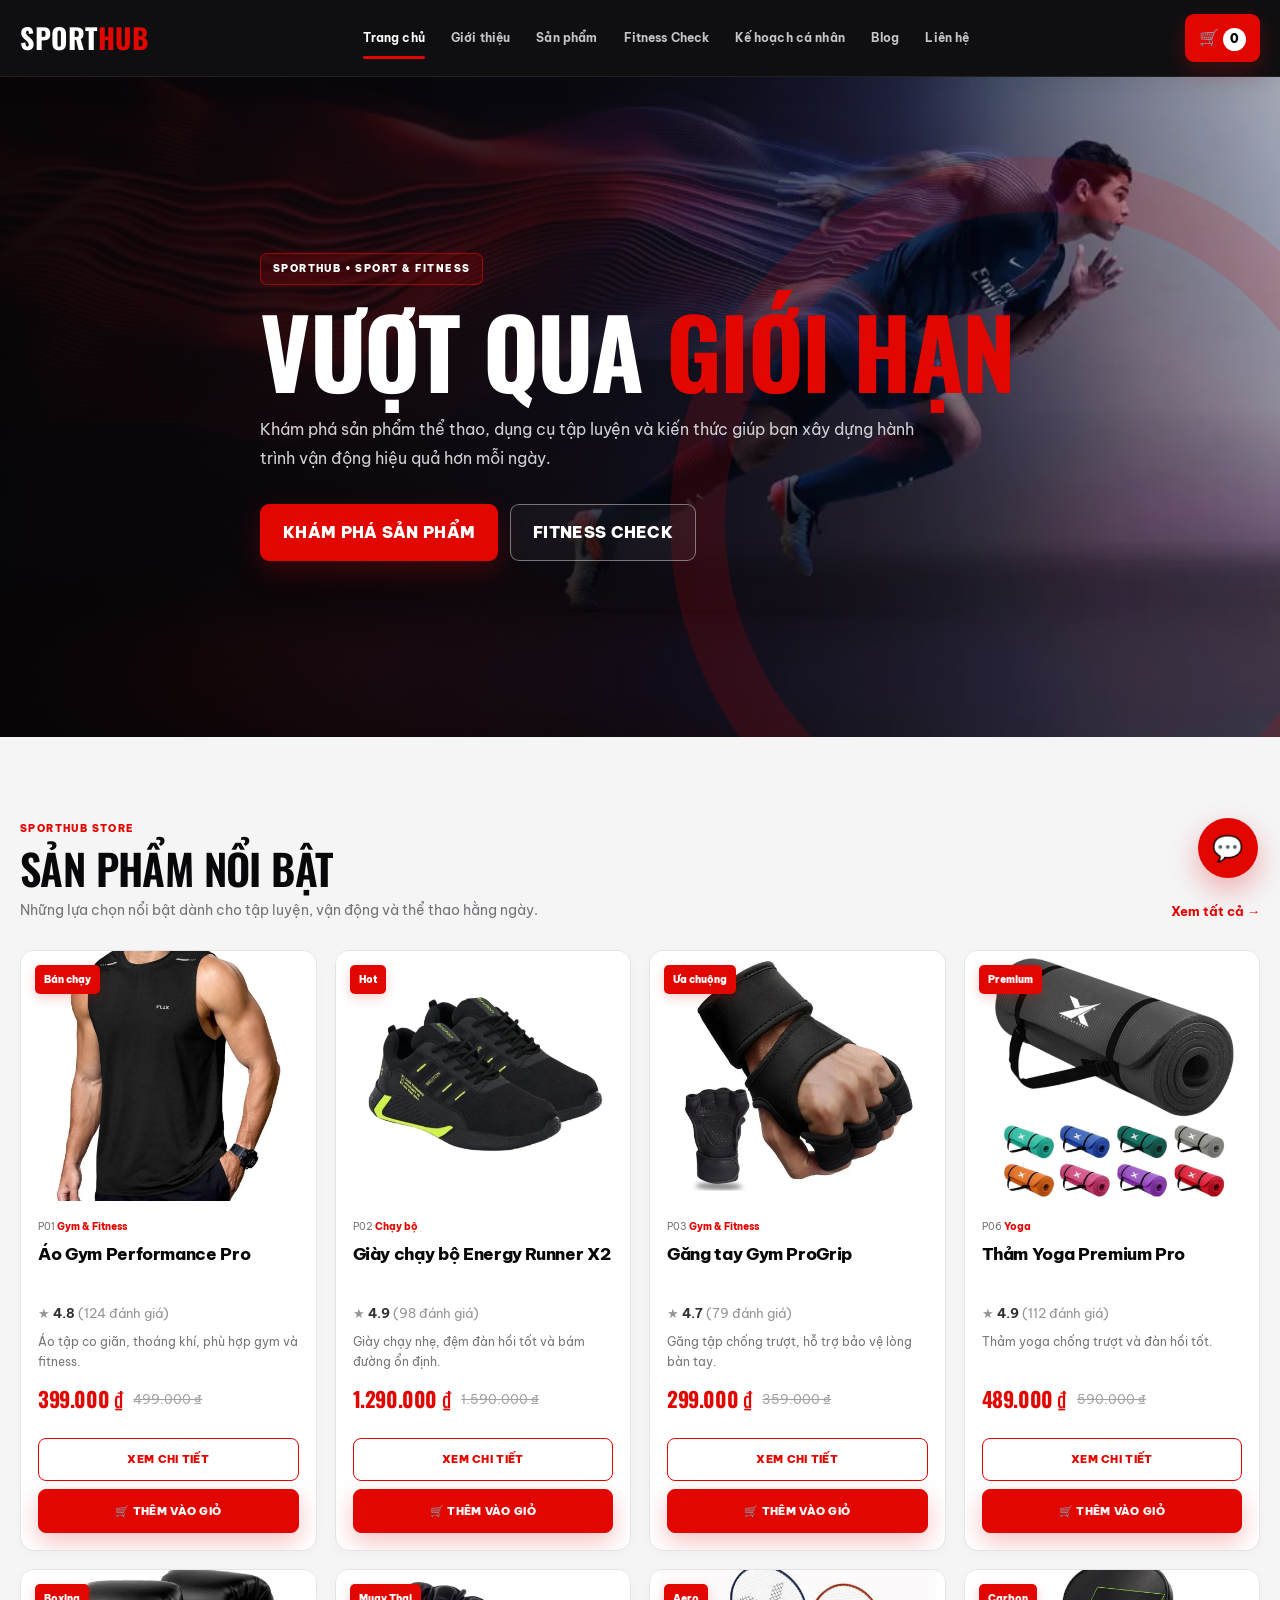
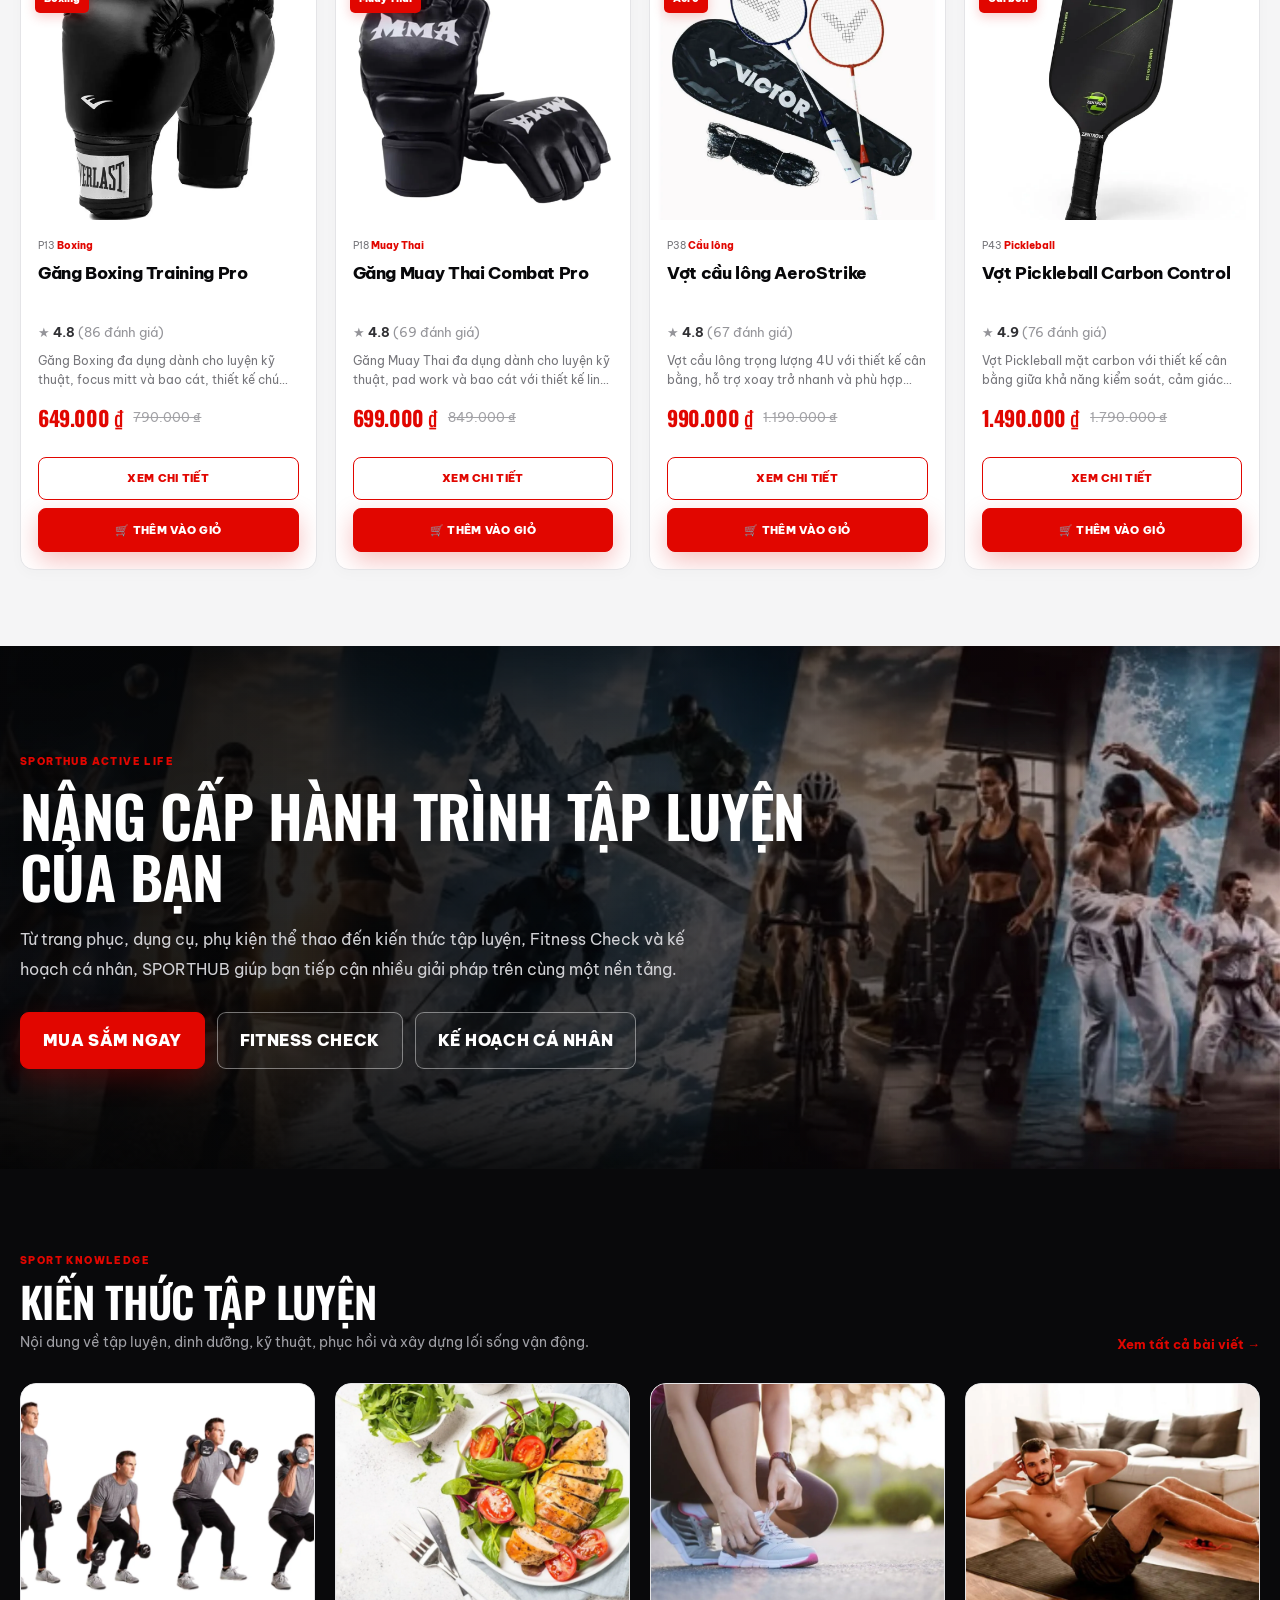
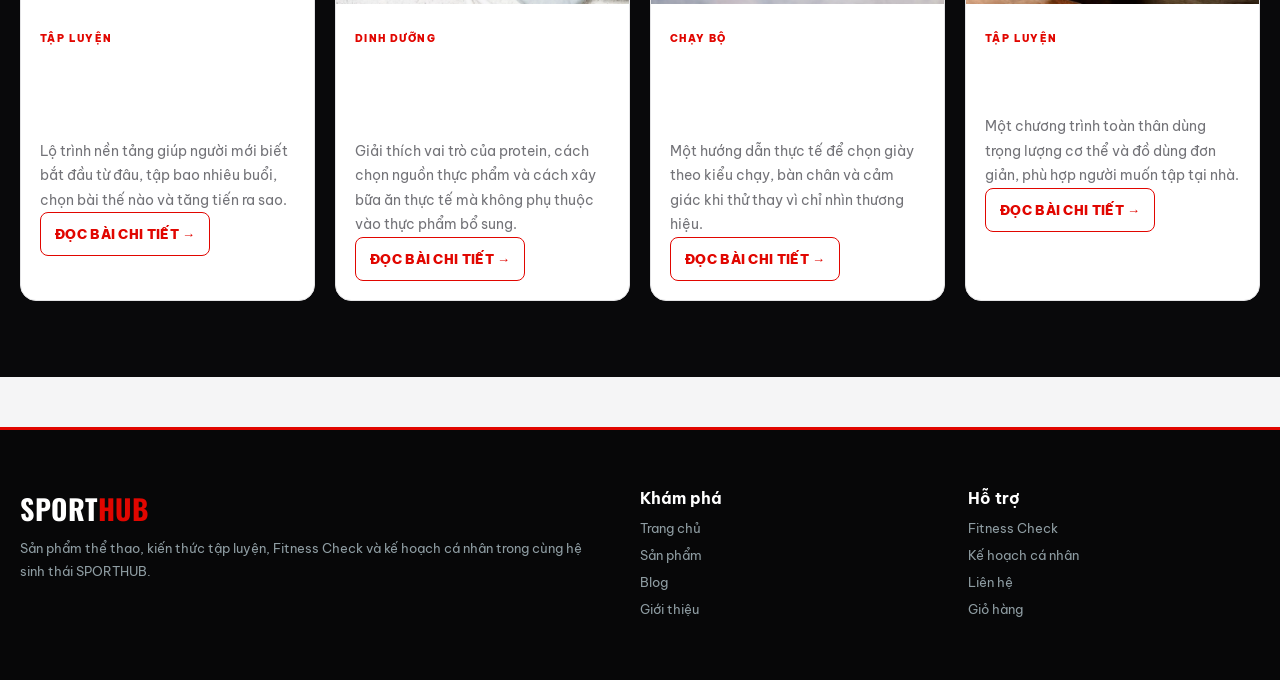
<file: index.html>
<!doctype html>
<html lang="vi">
<head>
    <meta charset="utf-8">
    <meta
        name="viewport"
        content="width=device-width, initial-scale=1"
    >
<!-- Google tag (gtag.js) -->
<script async src="https://www.googletagmanager.com/gtag/js?id=G-HBBQD7G9HZ"></script>
<script>
  window.dataLayer = window.dataLayer || [];
  function gtag(){dataLayer.push(arguments);}
  gtag('js', new Date());
  gtag('config', 'G-HBBQD7G9HZ');
</script>
    <!-- =====================================================
         GOOGLE SEARCH CONSOLE
    ====================================================== -->
    <meta
        name="google-site-verification"
        content="ejzQuNJxWpenuyamZGvbXbB_ZX-F6EZ36_ZMWkXm0cA"
    >
    <!-- =====================================================
         SEO
    ====================================================== -->
    <title>
        SPORTHUB | Đồ Thể Thao, Gym, Fitness & Dụng Cụ Tập Luyện
    </title>
    <meta
        name="description"
        content="Khám phá SPORTHUB với sản phẩm thể thao, dụng cụ tập gym, Fitness Check và kế hoạch tập luyện phù hợp nhu cầu."
    >
    <meta
        name="robots"
        content="index, follow"
    >
    <!-- =====================================================
         CANONICAL
    ====================================================== -->
    <link
        rel="canonical"
        href="https://tranthiquynhnhu0901-hue.github.io/shopthethao/"
    >
    <!-- =====================================================
         OPEN GRAPH
    ====================================================== -->
    <meta
        property="og:type"
        content="website"
    >
    <meta
        property="og:locale"
        content="vi_VN"
    >
    <meta
        property="og:site_name"
        content="SPORTHUB"
    >
    <meta
        property="og:title"
        content="SPORTHUB | Đồ Thể Thao, Gym, Fitness & Dụng Cụ Tập Luyện"
    >
    <meta
        property="og:description"
        content="SPORTHUB cung cấp sản phẩm thể thao, dụng cụ tập luyện, kiến thức Fitness, Fitness Check và kế hoạch cá nhân dành cho hành trình vận động."
    >
    <meta
        property="og:url"
        content="https://tranthiquynhnhu0901-hue.github.io/shopthethao/"
    >
    <meta
        property="og:image"
        content="https://tranthiquynhnhu0901-hue.github.io/shopthethao/images/banners/bn01-home-hero.webp"
    >
    <meta
        property="og:image:alt"
        content="SPORTHUB - Đồ thể thao, Gym, Fitness và dụng cụ tập luyện"
    >
    <!-- =====================================================
         SOCIAL CARD
    ====================================================== -->
    <meta
        name="twitter:card"
        content="summary_large_image"
    >
    <meta
        name="twitter:title"
        content="SPORTHUB | Đồ Thể Thao, Gym, Fitness & Dụng Cụ Tập Luyện"
    >
    <meta
        name="twitter:description"
        content="SPORTHUB cung cấp sản phẩm thể thao, dụng cụ tập luyện, kiến thức Fitness, Fitness Check và kế hoạch cá nhân dành cho hành trình vận động."
    >
    <meta
        name="twitter:image"
        content="https://tranthiquynhnhu0901-hue.github.io/shopthethao/images/banners/bn01-home-hero.webp"
    >
    <!-- =====================================================
         SCHEMA.ORG
    ====================================================== -->
    <script type="application/ld+json">
    {
        "@context": "https://schema.org",
        "@graph": [
            {
                "@type": "Organization",
                "@id": "https://tranthiquynhnhu0901-hue.github.io/shopthethao/#organization",
                "name": "SPORTHUB",
                "url": "https://tranthiquynhnhu0901-hue.github.io/shopthethao/"
            },
            {
                "@type": "WebSite",
                "@id": "https://tranthiquynhnhu0901-hue.github.io/shopthethao/#website",
                "url": "https://tranthiquynhnhu0901-hue.github.io/shopthethao/",
                "name": "SPORTHUB",
                "description": "SPORTHUB cung cấp sản phẩm thể thao, dụng cụ tập luyện, kiến thức Fitness, Fitness Check và kế hoạch cá nhân dành cho hành trình vận động.",
                "publisher": {
                    "@id": "https://tranthiquynhnhu0901-hue.github.io/shopthethao/#organization"
                },
                "inLanguage": "vi-VN"
            },
            {
                "@type": "WebPage",
                "@id": "https://tranthiquynhnhu0901-hue.github.io/shopthethao/#webpage",
                "url": "https://tranthiquynhnhu0901-hue.github.io/shopthethao/",
                "name": "SPORTHUB | Đồ Thể Thao, Gym, Fitness & Dụng Cụ Tập Luyện",
                "description": "SPORTHUB cung cấp sản phẩm thể thao, dụng cụ tập luyện, kiến thức Fitness, Fitness Check và kế hoạch cá nhân dành cho hành trình vận động.",
                "isPartOf": {
                    "@id": "https://tranthiquynhnhu0901-hue.github.io/shopthethao/#website"
                },
                "about": {
                    "@id": "https://tranthiquynhnhu0901-hue.github.io/shopthethao/#organization"
                },
                "inLanguage": "vi-VN"
            }
        ]
    }
    </script>
    <!-- =====================================================
         CSS
    ====================================================== -->
    <link
        rel="stylesheet"
        href="css/style.css?v=6.3"
    >
    <!-- =====================================================
         HOME FIX
    ====================================================== -->
    <style>
        /* =================================================
           HERO HOME
        ================================================= */
        .hero {
            min-height: 660px;
            display: flex;
            align-items: center;
            color: #fff;
            background:
                linear-gradient(
                    90deg,
                    rgba(5,5,6,.95) 0%,
                    rgba(5,5,6,.77) 45%,
                    rgba(5,5,6,.20) 100%
                ),
                url("images/banners/bn01-home-hero.webp")
                center / cover
                no-repeat !important;
        }
        .hero-content {
            position: relative;
            z-index: 2;
            max-width: 760px;
        }
        .hero-label {
            display: inline-block;
            padding: 8px 12px;
            color: #fff !important;
            background:
                rgba(225,6,0,.14) !important;
            border:
                1px solid
                rgba(225,6,0,.60) !important;
            border-radius: 7px;
            font-size: 11px;
            font-weight: 800;
            letter-spacing: 1px;
        }
        .hero h1 {
            margin: 18px 0;
            color: #fff !important;
            font-family:
                "Oswald",
                "Be Vietnam Pro",
                sans-serif;
            font-size:
                clamp(58px,8vw,96px);
            line-height: .94;
            font-weight: 700;
            text-transform: uppercase;
        }
        .hero h1 span {
            color: #e10600 !important;
        }
        .hero p {
            max-width: 660px;
            color: #d1d1d5 !important;
            font-size: 16px;
            line-height: 1.85;
        }
        /* =================================================
           PROMO
        ================================================= */
        .home-promo {
            padding: 100px 0;
            color: #fff;
            background:
                linear-gradient(
                    90deg,
                    rgba(5,5,6,.95) 0%,
                    rgba(5,5,6,.76) 50%,
                    rgba(90,0,0,.18) 100%
                ),
                url("images/banners/bn07-promotion.webp")
                center / cover
                no-repeat !important;
        }
        .home-promo h2 {
            max-width: 820px;
            margin: 12px 0 18px;
            color: #fff;
            font-family:
                "Oswald",
                "Be Vietnam Pro",
                sans-serif;
            font-size:
                clamp(38px,5vw,58px);
            line-height: 1.05;
        }
        .home-promo p {
            max-width: 680px;
            margin-bottom: 28px;
            color: #d1d1d5;
            font-size: 16px;
            line-height: 1.85;
        }
        /* =================================================
           HOME BLOG
        ================================================= */
        .home-blog-section {
            background:
                #09090b !important;
            color:
                #fff;
        }
        .home-blog-section
        .section-heading h2 {
            color:
                #fff !important;
        }
        .home-blog-section
        .section-heading p {
            color:
                #9f9fa5 !important;
        }
        /* =================================================
           MOBILE
        ================================================= */
        @media (max-width:650px) {
            .hero {
                min-height: 560px;
            }
            .hero h1 {
                font-size: 52px;
            }
            .home-promo {
                padding: 70px 0;
            }
        }
    </style>
</head>
<body>
<!-- =====================================================
     HEADER
===================================================== -->
<header class="header">
    <div class="container nav">
        <!-- LOGO -->
        <a
            class="logo"
            href="./"
            aria-label="SPORTHUB - Trang chủ"
        >
            SPORT<span>HUB</span>
        </a>
        <!-- NAV -->
        <nav>
            <a
                class="active"
                href="./"
            >
                Trang chủ
            </a>
            <a href="gioi-thieu/">
                Giới thiệu
            </a>
            <a href="shop.html">
                Sản phẩm
            </a>
            <a href="/shop-the-thao-v2/health-check.html">
                Fitness Check
            </a>
            <a href="/shop-the-thao-v2/">
                Kế hoạch cá nhân
            </a>
            <a href="blog.html">
                Blog
            </a>
            <a href="lien-he/">
                Liên hệ
            </a>
        </nav>
        <!-- CART -->
        <a
            class="cart-link"
            href="cart.html"
            aria-label="Mở giỏ hàng"
        >
            🛒
            <span class="cart-count">
                0
            </span>
        </a>
    </div>
</header>
<!-- =====================================================
     HERO
     bn01-home-hero.webp
===================================================== -->
<section class="hero">
    <div class="container hero-content">
        <span class="hero-label">
            SPORTHUB • SPORT & FITNESS
        </span>
        <h1>
            VƯỢT QUA
            <span>
                GIỚI HẠN
            </span>
        </h1>
        <p>
            Khám phá sản phẩm thể thao,
            dụng cụ tập luyện và kiến thức
            giúp bạn xây dựng hành trình vận động
            hiệu quả hơn mỗi ngày.
        </p>
        <div class="hero-actions">
            <a
                class="btn-primary"
                href="shop.html"
            >
                KHÁM PHÁ SẢN PHẨM
            </a>
            <a
                class="btn-secondary"
                href="/shop-the-thao-v2/health-check.html"
            >
                FITNESS CHECK
            </a>
        </div>
    </div>
</section>
<!-- =====================================================
     FEATURED PRODUCTS
===================================================== -->
<section class="section">
    <div class="container">
        <div class="section-heading">
            <div>
                <span class="eyebrow">
                    SPORTHUB STORE
                </span>
                <h2>
                    SẢN PHẨM NỔI BẬT
                </h2>
                <p>
                    Những lựa chọn nổi bật dành cho
                    tập luyện, vận động và thể thao
                    hằng ngày.
                </p>
            </div>
            <a href="shop.html">
                <b>
                    Xem tất cả →
                </b>
            </a>
        </div>
        <!--
            home.js tự render sản phẩm.
            URL sản phẩm được chuẩn hóa:
            product.html?id=P01
            ...
            product.html?id=P52
        -->
        <div
            id="featuredProducts"
            class="product-grid"
        >
        </div>
    </div>
</section>
<!-- =====================================================
     PROMOTION
     bn07-promotion.webp
===================================================== -->
<section class="home-promo">
    <div class="container">
        <span class="eyebrow">
            SPORTHUB ACTIVE LIFE
        </span>
        <h2>
            NÂNG CẤP HÀNH TRÌNH
            TẬP LUYỆN CỦA BẠN
        </h2>
        <p>
            Từ trang phục, dụng cụ,
            phụ kiện thể thao đến kiến thức
            tập luyện, Fitness Check và kế hoạch cá nhân,
            SPORTHUB giúp bạn tiếp cận
            nhiều giải pháp trên cùng một nền tảng.
        </p>
        <div
            style="
                display:flex;
                gap:12px;
                flex-wrap:wrap;
            "
        >
            <a
                class="btn-primary"
                href="shop.html"
            >
                MUA SẮM NGAY
            </a>
            <a
                class="btn-secondary"
                href="/shop-the-thao-v2/health-check.html"
            >
                FITNESS CHECK
            </a>
            <a
                class="btn-secondary"
                href="/shop-the-thao-v2/"
            >
                KẾ HOẠCH CÁ NHÂN
            </a>
        </div>
    </div>
</section>
<!-- =====================================================
     BLOG
===================================================== -->
<section class="section home-blog-section">
    <div class="container">
        <div class="section-heading">
            <div>
                <span class="eyebrow">
                    SPORT KNOWLEDGE
                </span>
                <h2>
                    KIẾN THỨC TẬP LUYỆN
                </h2>
                <p>
                    Nội dung về tập luyện,
                    dinh dưỡng, kỹ thuật,
                    phục hồi và xây dựng
                    lối sống vận động.
                </p>
            </div>
            <a href="blog.html">
                <b>
                    Xem tất cả bài viết →
                </b>
            </a>
        </div>
        <!--
            home.js tự render blog
        -->
        <div
            id="homeBlogs"
            class="blog-grid"
        >
        </div>
    </div>
</section>
<!-- =====================================================
     FOOTER
===================================================== -->
<footer>
    <div class="container footer-grid">
        <!-- BRAND -->
        <div>
            <div class="logo">
                SPORT<span>HUB</span>
            </div>
            <p>
                Sản phẩm thể thao,
                kiến thức tập luyện,
                Fitness Check và kế hoạch cá nhân
                trong cùng hệ sinh thái SPORTHUB.
            </p>
        </div>
        <!-- EXPLORE -->
        <div>
            <b>
                Khám phá
            </b>
            <a href="./">
                Trang chủ
            </a>
            <a href="shop.html">
                Sản phẩm
            </a>
            <a href="blog.html">
                Blog
            </a>
            <a href="gioi-thieu/">
                Giới thiệu
            </a>
        </div>
        <!-- SUPPORT -->
        <div>
            <b>
                Hỗ trợ
            </b>
            <a href="/shop-the-thao-v2/health-check.html">
                Fitness Check
            </a>
            <a href="/shop-the-thao-v2/">
                Kế hoạch cá nhân
            </a>
            <a href="lien-he/">
                Liên hệ
            </a>
            <a href="cart.html">
                Giỏ hàng
            </a>
        </div>
    </div>
</footer>
<!-- =====================================================
     SPORTHUB AI COACH - CHAT BUTTON
===================================================== -->
<button
    class="chat-toggle"
    type="button"
    onclick="toggleChat()"
    aria-label="Mở trợ lý SPORTHUB"
>
    💬
</button>
<!-- =====================================================
     SPORTHUB AI COACH & CUSTOMER ASSISTANT
     CHATBOX
===================================================== -->
<div
    id="chatbox"
    class="chatbox"
>
    <div class="chat-head">
        <div>
            <b>
                SPORTHUB Assistant
            </b>
            <div
                style="
                    font-size:11px;
                    opacity:.8;
                "
            >
                AI Coach & Customer Assistant
            </div>
        </div>
        <button
            type="button"
            onclick="toggleChat()"
            aria-label="Đóng cửa sổ hỗ trợ"
        >
            ×
        </button>
    </div>
    <div
        id="chatMessages"
        class="chat-messages"
    >
        <div class="msg bot">
            Xin chào 👋
            <br><br>
            Mình là
            <b>SPORTHUB Assistant</b>.
            <br><br>
            Bạn cứ nói chuyện tự nhiên nhé.
            <br><br>
            Mình có thể hỗ trợ về sản phẩm,
            tập luyện, dinh dưỡng,
            Fitness Check, kế hoạch cá nhân, phục hồi,
            sử dụng website hoặc
            trò chuyện ngoài lề.
        </div>
    </div>
    <div class="chat-input">
        <input
            id="chatInput"
            type="text"
            placeholder="Nhắn gì đó..."
            autocomplete="off"
            onkeydown="chatKey(event)"
        >
        <button
            type="button"
            onclick="sendChat()"
            aria-label="Gửi câu hỏi"
        >
            ➤
        </button>
    </div>
</div>
<!-- =====================================================
     JAVASCRIPT
===================================================== -->
<script src="js/image-factory.js?v=6.3"></script>
<script src="js/data.js?v=6.3"></script>
<script src="js/catalog-data.js?v=6.5"></script>
<script src="js/main.js?v=6.3"></script>
<script src="js/home.js?v=6.5"></script>
<!--
    CHATBOT đặt CUỐI CÙNG để có thể truy cập:
    - dữ liệu 52 sản phẩm
    - utility trong main.js
    - dữ liệu trang chủ từ home.js
    - Fitness / Product / Memory / NLP
    v=6.5:
    - hỗ trợ nhận diện URL sản phẩm P01 -> P52
    - link sản phẩm chatbot tạo ra dùng mã PXX
-->
<script src="js/chatbot.js?v=6.5"></script>
<script defer src="https://tranthiquynhnhu0901-hue.github.io/shop-the-thao-v3/addon/loader.js"></script>
</body>
</html>
</file>
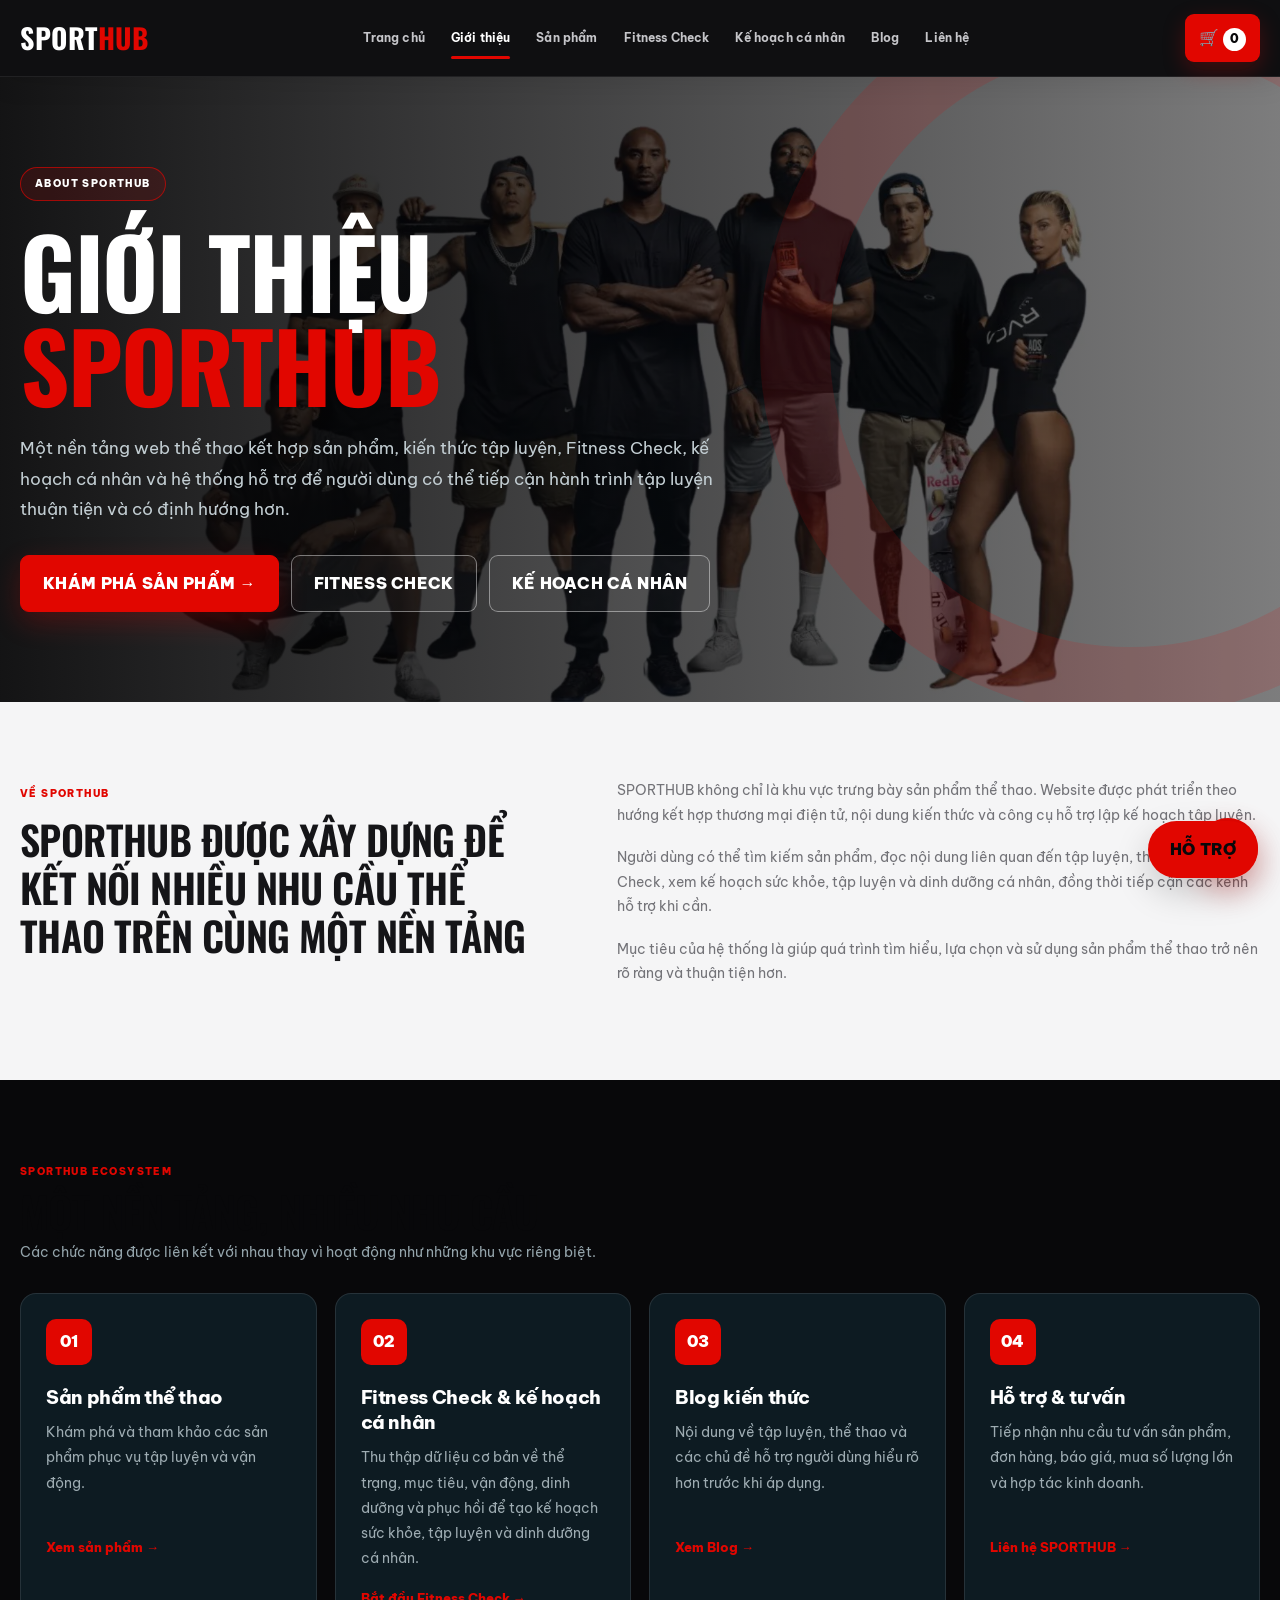
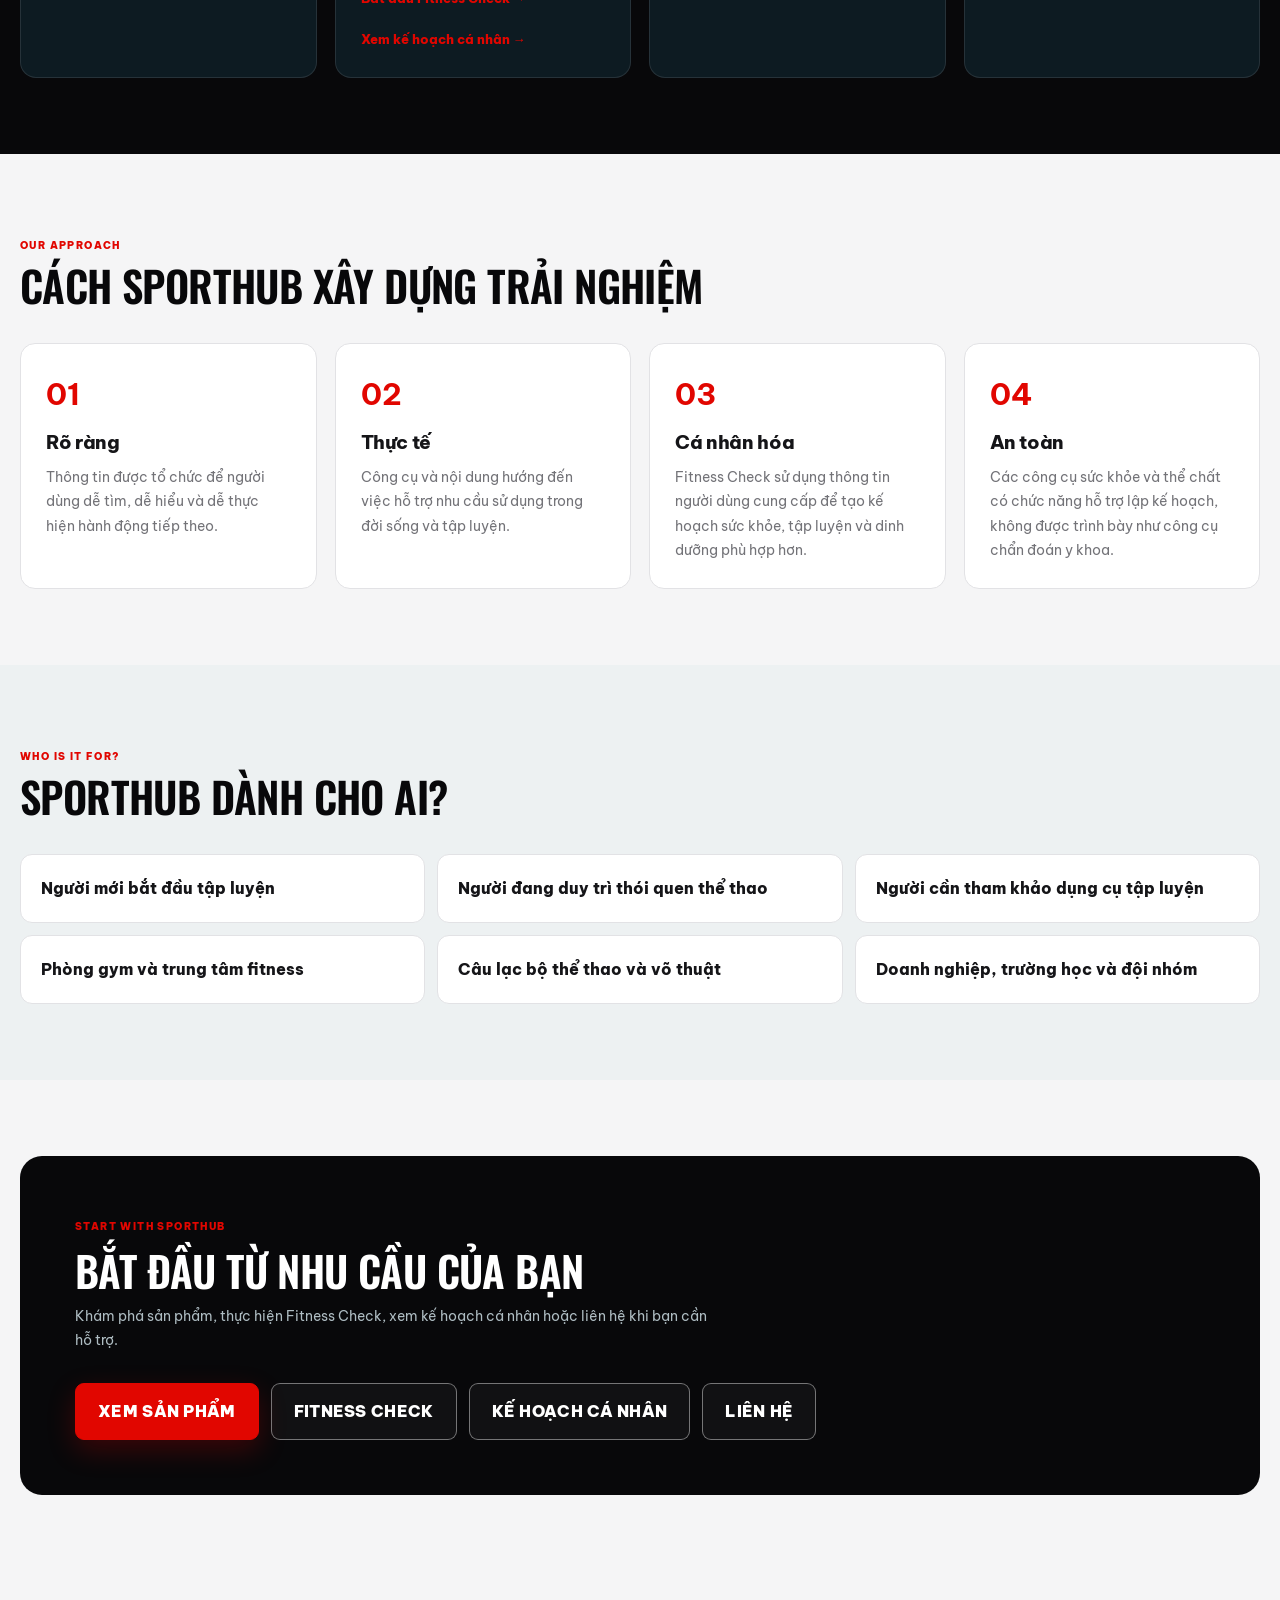
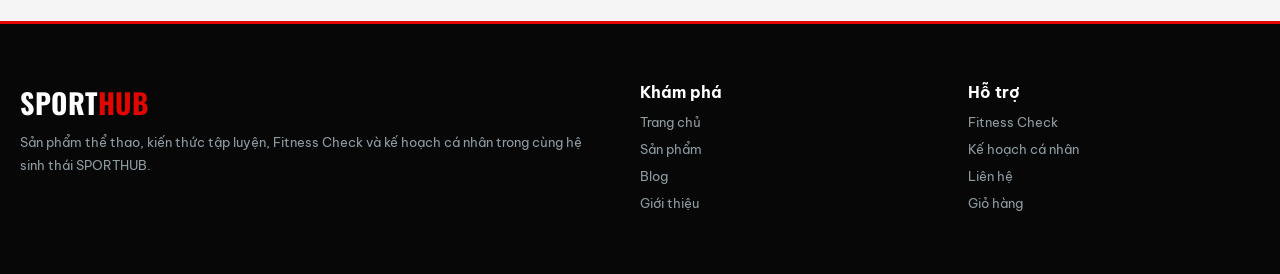
<file: gioi-thieu/index.html>
<!doctype html>
<html lang="vi">
<head>
    <meta charset="utf-8">
    <meta
        name="viewport"
        content="width=device-width, initial-scale=1"
    >
    <!-- =====================================================
         SEO
    ====================================================== -->
    <title>
        Giới thiệu SPORTHUB | Nền tảng sản phẩm & hỗ trợ tập luyện
    </title>
    <meta
        name="description"
        content="Tìm hiểu SPORTHUB: nền tảng kết hợp sản phẩm thể thao, kiến thức Fitness, Fitness Check và kế hoạch vận động cá nhân."
    >
    <meta
        name="robots"
        content="index, follow"
    >
    <!-- =====================================================
         CANONICAL
    ====================================================== -->
    <link
        rel="canonical"
        href="https://tranthiquynhnhu0901-hue.github.io/shopthethao/gioi-thieu/"
    >
    <!-- =====================================================
         OPEN GRAPH
    ====================================================== -->
    <meta
        property="og:type"
        content="website"
    >
    <meta
        property="og:locale"
        content="vi_VN"
    >
    <meta
        property="og:site_name"
        content="SPORTHUB"
    >
    <meta
        property="og:title"
        content="Giới thiệu SPORTHUB | Nền tảng sản phẩm & hỗ trợ tập luyện"
    >
    <meta
        property="og:description"
        content="Khám phá SPORTHUB, nền tảng kết hợp sản phẩm thể thao, kiến thức tập luyện, Fitness Check và kế hoạch cá nhân hỗ trợ hành trình vận động."
    >
    <meta
        property="og:url"
        content="https://tranthiquynhnhu0901-hue.github.io/shopthethao/gioi-thieu/"
    >
    <!-- =====================================================
         SOCIAL CARD
    ====================================================== -->
    <meta
        name="twitter:card"
        content="summary"
    >
    <meta
        name="twitter:title"
        content="Giới thiệu SPORTHUB | Nền tảng sản phẩm & hỗ trợ tập luyện"
    >
    <meta
        name="twitter:description"
        content="Khám phá SPORTHUB, nền tảng kết hợp sản phẩm thể thao, kiến thức tập luyện, Fitness Check và kế hoạch cá nhân hỗ trợ hành trình vận động."
    >
    <!-- =====================================================
         SCHEMA.ORG
         ABOUT PAGE + ORGANIZATION + BREADCRUMB
    ====================================================== -->
    <script type="application/ld+json">
    {
        "@context": "https://schema.org",
        "@graph": [
            {
                "@type": "Organization",
                "@id": "https://tranthiquynhnhu0901-hue.github.io/shopthethao/#organization",
                "name": "SPORTHUB",
                "url": "https://tranthiquynhnhu0901-hue.github.io/shopthethao/"
            },
            {
                "@type": "AboutPage",
                "@id": "https://tranthiquynhnhu0901-hue.github.io/shopthethao/gioi-thieu/#webpage",
                "url": "https://tranthiquynhnhu0901-hue.github.io/shopthethao/gioi-thieu/",
                "name": "Giới thiệu SPORTHUB | Nền tảng sản phẩm & hỗ trợ tập luyện",
                "description": "Khám phá SPORTHUB, nền tảng kết hợp sản phẩm thể thao, kiến thức tập luyện, Fitness Check và kế hoạch cá nhân hỗ trợ hành trình vận động.",
                "isPartOf": {
                    "@type": "WebSite",
                    "@id": "https://tranthiquynhnhu0901-hue.github.io/shopthethao/#website",
                    "name": "SPORTHUB",
                    "url": "https://tranthiquynhnhu0901-hue.github.io/shopthethao/"
                },
                "mainEntity": {
                    "@id": "https://tranthiquynhnhu0901-hue.github.io/shopthethao/#organization"
                },
                "breadcrumb": {
                    "@id": "https://tranthiquynhnhu0901-hue.github.io/shopthethao/gioi-thieu/#breadcrumb"
                },
                "inLanguage": "vi-VN"
            },
            {
                "@type": "BreadcrumbList",
                "@id": "https://tranthiquynhnhu0901-hue.github.io/shopthethao/gioi-thieu/#breadcrumb",
                "itemListElement": [
                    {
                        "@type": "ListItem",
                        "position": 1,
                        "name": "Trang chủ",
                        "item": "https://tranthiquynhnhu0901-hue.github.io/shopthethao/"
                    },
                    {
                        "@type": "ListItem",
                        "position": 2,
                        "name": "Giới thiệu SPORTHUB",
                        "item": "https://tranthiquynhnhu0901-hue.github.io/shopthethao/gioi-thieu/"
                    }
                ]
            }
        ]
    }
    </script>
    <link
        rel="stylesheet"
        href="../css/style.css"
    >
</head>
<body>
<!-- =====================================================
     HEADER
===================================================== -->
<header class="header">
    <div class="container nav">
        <a
            class="logo"
            href="../"
            aria-label="SPORTHUB - Trang chủ"
        >
            SPORT<span>HUB</span>
        </a>
        <nav aria-label="Điều hướng chính">
            <a href="../">
                Trang chủ
            </a>
            <a
                class="active"
                href="../gioi-thieu/"
                aria-current="page"
            >
                Giới thiệu
            </a>
            <a href="../shop.html">
                Sản phẩm
            </a>
            <a href="/shop-the-thao-v2/health-check.html">
                Fitness Check
            </a>
            <a href="/shop-the-thao-v2/">
                Kế hoạch cá nhân
            </a>
            <a href="../blog.html">
                Blog
            </a>
            <a href="../lien-he/">
                Liên hệ
            </a>
        </nav>
        <a
            class="cart-link"
            href="../cart.html"
            aria-label="Mở giỏ hàng"
        >
            🛒
            <span class="cart-count">
                0
            </span>
        </a>
    </div>
</header>
<!-- =====================================================
     HERO
===================================================== -->
<section class="info-hero">
    <div class="container">
        <div
            class="info-hero-content reveal"
        >
            <span class="hero-label">
                ABOUT SPORTHUB
            </span>
            <h1>
                GIỚI THIỆU
                <span>SPORTHUB</span>
            </h1>
            <p>
                Một nền tảng web thể thao kết hợp
                sản phẩm, kiến thức tập luyện,
                Fitness Check, kế hoạch cá nhân
                và hệ thống hỗ trợ để người dùng
                có thể tiếp cận hành trình tập luyện
                thuận tiện và có định hướng hơn.
            </p>
            <div class="hero-actions">
                <a
                    class="btn-primary"
                    href="../shop.html"
                >
                    KHÁM PHÁ SẢN PHẨM →
                </a>
                <a
                    class="btn-secondary"
                    href="/shop-the-thao-v2/health-check.html"
                >
                    FITNESS CHECK
                </a>
                <a
                    class="btn-secondary"
                    href="/shop-the-thao-v2/"
                >
                    KẾ HOẠCH CÁ NHÂN
                </a>
            </div>
        </div>
    </div>
</section>
<!-- =====================================================
     SPORTHUB LÀ GÌ?
===================================================== -->
<section class="section">
    <div class="container about-split">
        <div class="reveal slide-left">
            <span class="eyebrow">
                VỀ SPORTHUB
            </span>
            <h2>
                SPORTHUB được xây dựng để kết nối
                nhiều nhu cầu thể thao trên cùng
                một nền tảng
            </h2>
        </div>
        <div class="about-copy reveal slide-right">
            <p>
                SPORTHUB không chỉ là khu vực
                trưng bày sản phẩm thể thao.
                Website được phát triển theo hướng
                kết hợp thương mại điện tử,
                nội dung kiến thức và công cụ
                hỗ trợ lập kế hoạch tập luyện.
            </p>
            <p>
                Người dùng có thể tìm kiếm sản phẩm,
                đọc nội dung liên quan đến tập luyện,
                thực hiện Fitness Check, xem kế hoạch
                sức khỏe, tập luyện và dinh dưỡng cá nhân,
                đồng thời tiếp cận các kênh hỗ trợ khi cần.
            </p>
            <p>
                Mục tiêu của hệ thống là giúp
                quá trình tìm hiểu, lựa chọn
                và sử dụng sản phẩm thể thao
                trở nên rõ ràng và thuận tiện hơn.
            </p>
        </div>
    </div>
</section>
<!-- =====================================================
     HỆ SINH THÁI
===================================================== -->
<section class="section info-dark">
    <div class="container">
        <div class="section-heading reveal">
            <div>
                <span class="eyebrow">
                    SPORTHUB ECOSYSTEM
                </span>
                <h2>
                    Một nền tảng, nhiều nhu cầu
                </h2>
                <p>
                    Các chức năng được liên kết
                    với nhau thay vì hoạt động
                    như những khu vực riêng biệt.
                </p>
            </div>
        </div>
        <div class="about-feature-grid">
            <article class="about-feature-card reveal">
                <div class="about-icon">
                    01
                </div>
                <h3>
                    Sản phẩm thể thao
                </h3>
                <p>
                    Khám phá và tham khảo
                    các sản phẩm phục vụ
                    tập luyện và vận động.
                </p>
                <a href="../shop.html">
                    Xem sản phẩm →
                </a>
            </article>
            <article class="about-feature-card reveal">
                <div class="about-icon">
                    02
                </div>
                <h3>
                    Fitness Check & kế hoạch cá nhân
                </h3>
                <p>
                    Thu thập dữ liệu cơ bản về
                    thể trạng, mục tiêu, vận động,
                    dinh dưỡng và phục hồi để tạo
                    kế hoạch sức khỏe, tập luyện
                    và dinh dưỡng cá nhân.
                </p>
                <a href="/shop-the-thao-v2/health-check.html">
                    Bắt đầu Fitness Check →
                </a>
                <a href="/shop-the-thao-v2/">
                    Xem kế hoạch cá nhân →
                </a>
            </article>
            <article class="about-feature-card reveal">
                <div class="about-icon">
                    03
                </div>
                <h3>
                    Blog kiến thức
                </h3>
                <p>
                    Nội dung về tập luyện,
                    thể thao và các chủ đề
                    hỗ trợ người dùng hiểu rõ hơn
                    trước khi áp dụng.
                </p>
                <a href="../blog.html">
                    Xem Blog →
                </a>
            </article>
            <article class="about-feature-card reveal">
                <div class="about-icon">
                    04
                </div>
                <h3>
                    Hỗ trợ & tư vấn
                </h3>
                <p>
                    Tiếp nhận nhu cầu tư vấn sản phẩm,
                    đơn hàng, báo giá, mua số lượng lớn
                    và hợp tác kinh doanh.
                </p>
                <a href="../lien-he/">
                    Liên hệ SPORTHUB →
                </a>
            </article>
        </div>
    </div>
</section>
<!-- =====================================================
      NGUYÊN TẮC
===================================================== -->
<section class="section">
    <div class="container">
        <div class="section-heading reveal">
            <div>
                <span class="eyebrow">
                    OUR APPROACH
                </span>
                <h2>
                    Cách SPORTHUB xây dựng trải nghiệm
                </h2>
            </div>
        </div>
        <div class="principle-grid">
            <article class="principle-card reveal">
                <strong>
                    01
                </strong>
                <h3>
                    Rõ ràng
                </h3>
                <p>
                    Thông tin được tổ chức để
                    người dùng dễ tìm, dễ hiểu
                    và dễ thực hiện hành động tiếp theo.
                </p>
            </article>
            <article class="principle-card reveal">
                <strong>
                    02
                </strong>
                <h3>
                    Thực tế
                </h3>
                <p>
                    Công cụ và nội dung hướng đến
                    việc hỗ trợ nhu cầu sử dụng
                    trong đời sống và tập luyện.
                </p>
            </article>
            <article class="principle-card reveal">
                <strong>
                    03
                </strong>
                <h3>
                    Cá nhân hóa
                </h3>
                <p>
                    Fitness Check sử dụng thông tin
                    người dùng cung cấp để tạo
                    kế hoạch sức khỏe, tập luyện
                    và dinh dưỡng phù hợp hơn.
                </p>
            </article>
            <article class="principle-card reveal">
                <strong>
                    04
                </strong>
                <h3>
                    An toàn
                </h3>
                <p>
                    Các công cụ sức khỏe và thể chất
                    có chức năng hỗ trợ lập kế hoạch,
                    không được trình bày như
                    công cụ chẩn đoán y khoa.
                </p>
            </article>
        </div>
    </div>
</section>
<!-- =====================================================
     DÀNH CHO AI
===================================================== -->
<section class="section about-audience">
    <div class="container">
        <div class="section-heading reveal">
            <div>
                <span class="eyebrow">
                    WHO IS IT FOR?
                </span>
                <h2>
                    SPORTHUB dành cho ai?
                </h2>
            </div>
        </div>
        <div class="audience-grid">
            <div class="audience-item reveal">
                Người mới bắt đầu tập luyện
            </div>
            <div class="audience-item reveal">
                Người đang duy trì thói quen thể thao
            </div>
            <div class="audience-item reveal">
                Người cần tham khảo dụng cụ tập luyện
            </div>
            <div class="audience-item reveal">
                Phòng gym và trung tâm fitness
            </div>
            <div class="audience-item reveal">
                Câu lạc bộ thể thao và võ thuật
            </div>
            <div class="audience-item reveal">
                Doanh nghiệp, trường học và đội nhóm
            </div>
        </div>
    </div>
</section>
<!-- =====================================================
     CTA
===================================================== -->
<section class="section">
    <div class="container">
        <div class="about-cta reveal">
            <span class="eyebrow">
                START WITH SPORTHUB
            </span>
            <h2>
                Bắt đầu từ nhu cầu của bạn
            </h2>
            <p>
                Khám phá sản phẩm, thực hiện
                Fitness Check, xem kế hoạch cá nhân
                hoặc liên hệ khi bạn cần hỗ trợ.
            </p>
            <div class="hero-actions">
                <a
                    class="btn-primary"
                    href="../shop.html"
                >
                    XEM SẢN PHẨM
                </a>
                <a
                    class="btn-secondary"
                    href="/shop-the-thao-v2/health-check.html"
                >
                    FITNESS CHECK
                </a>
                <a
                    class="btn-secondary"
                    href="/shop-the-thao-v2/"
                >
                    KẾ HOẠCH CÁ NHÂN
                </a>
                <a
                    class="btn-secondary"
                    href="../lien-he/"
                >
                    LIÊN HỆ
                </a>
            </div>
        </div>
    </div>
</section>
<!-- =====================================================
     FOOTER
===================================================== -->
<footer>
    <div class="container footer-grid">
        <div>
            <div class="logo">
                SPORT<span>HUB</span>
            </div>
            <p>
                Sản phẩm thể thao, kiến thức tập luyện,
                Fitness Check và kế hoạch cá nhân
                trong cùng hệ sinh thái SPORTHUB.
            </p>
        </div>
        <div>
            <b>
                Khám phá
            </b>
            <a href="../">
                Trang chủ
            </a>
            <a href="../shop.html">
                Sản phẩm
            </a>
            <a href="../blog.html">
                Blog
            </a>
            <a href="../gioi-thieu/">
                Giới thiệu
            </a>
        </div>
        <div>
            <b>
                Hỗ trợ
            </b>
            <a href="/shop-the-thao-v2/health-check.html">
                Fitness Check
            </a>
            <a href="/shop-the-thao-v2/">
                Kế hoạch cá nhân
            </a>
            <a href="../lien-he/">
                Liên hệ
            </a>
            <a href="../cart.html">
                Giỏ hàng
            </a>
        </div>
    </div>
</footer>
<!-- =====================================================
      FLOAT CONTACT
===================================================== -->
<div class="floating-contact">
    <button
        class="floating-main"
        type="button"
        onclick="toggleSupportMenu()"
    >
        Hỗ trợ
    </button>
    <div
        id="floatingSupportMenu"
        class="floating-menu"
    >
        <a href="tel:+84862609531">
            ☎ Gọi ngay
        </a>
        <a href="mailto:vohoankhangg@gmail.com">
            ✉ Gửi Email
        </a>
        <a
            href="../lien-he/#contactFormSection"
        >
            ✦ Gửi yêu cầu
        </a>
    </div>
</div>
<!-- =====================================================
     JAVASCRIPT
===================================================== -->
<!-- IMAGE ENGINE -->
<script src="../js/image-factory.js"></script>
<!-- PRODUCT DATABASE -->
<script src="../js/data.js"></script>
<!--
     CATALOG DATABASE
     Metadata + catalog sản phẩm P01 - P52.
-->
<script src="../js/catalog-data.js?v=6.5"></script>
<!-- MAIN / CART / UTILITY -->
<script src="../js/main.js"></script>
<!-- INFO PAGE EFFECTS -->
<script src="../js/info-pages.js"></script>
<!--
     SPORTHUB AI COACH & CUSTOMER ASSISTANT
     Lưu ý:
     File này nằm trong thư mục gioi-thieu/
     nên chatbot phải dùng đường dẫn ../js/chatbot.js
     Đặt cuối cùng để chatbot có thể truy cập:
     - dữ liệu sản phẩm
     - catalog P01 - P52
     - utility chung
     - trạng thái giỏ hàng
     - chức năng của trang giới thiệu
-->
<script src="../js/chatbot.js?v=6.5"></script>
</body>
</html>
</file>
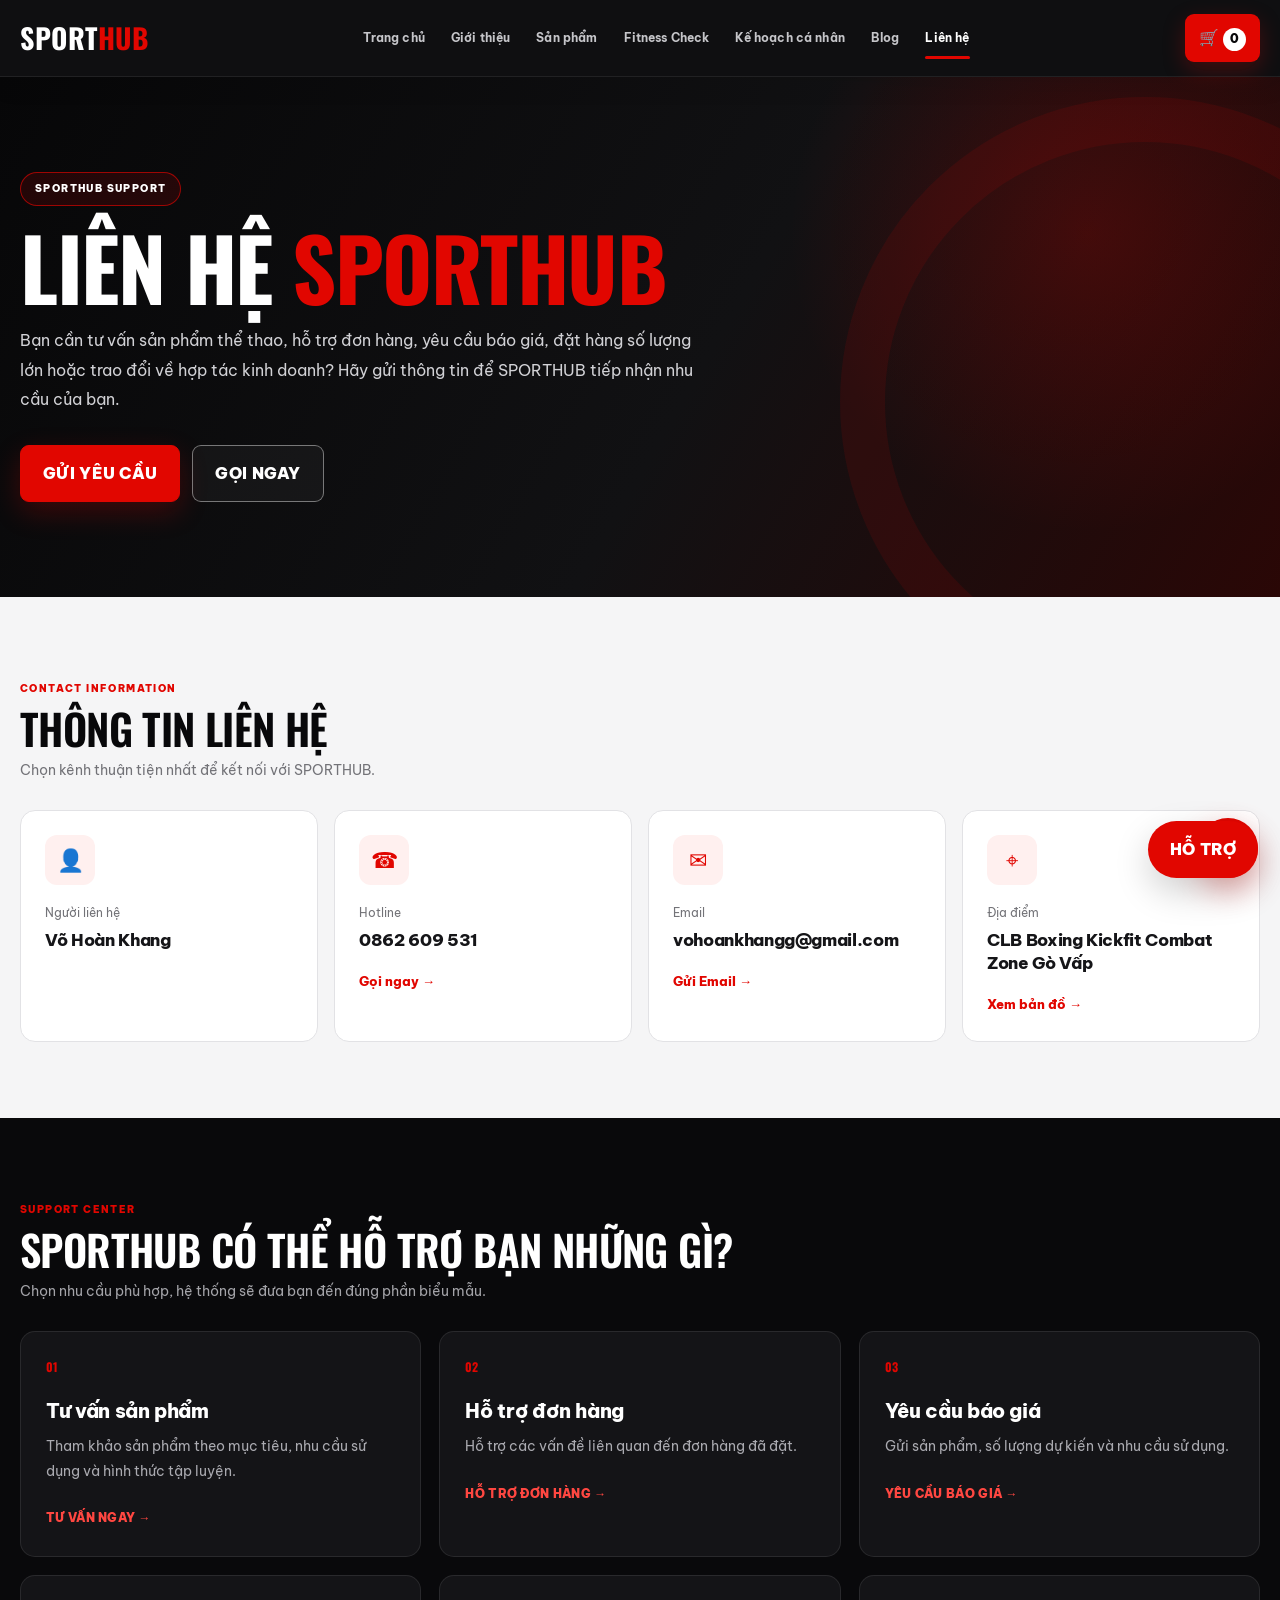
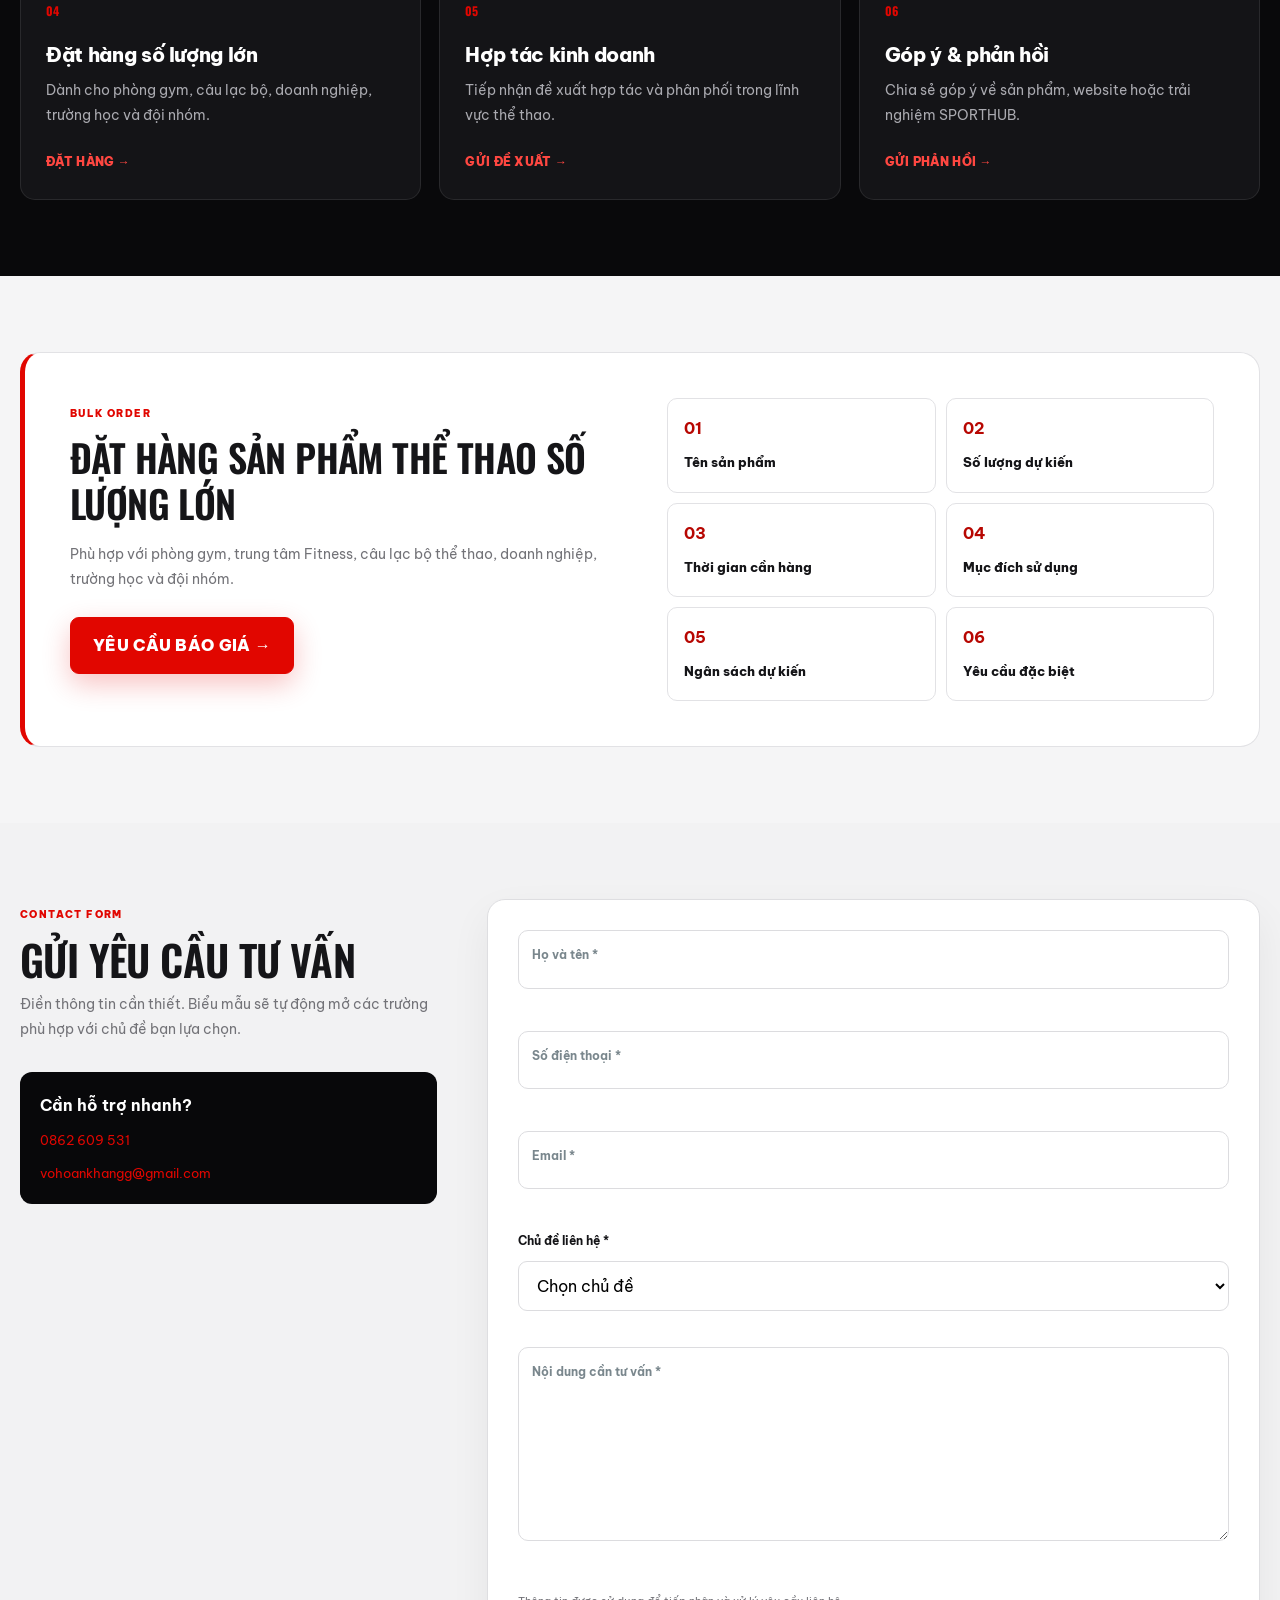
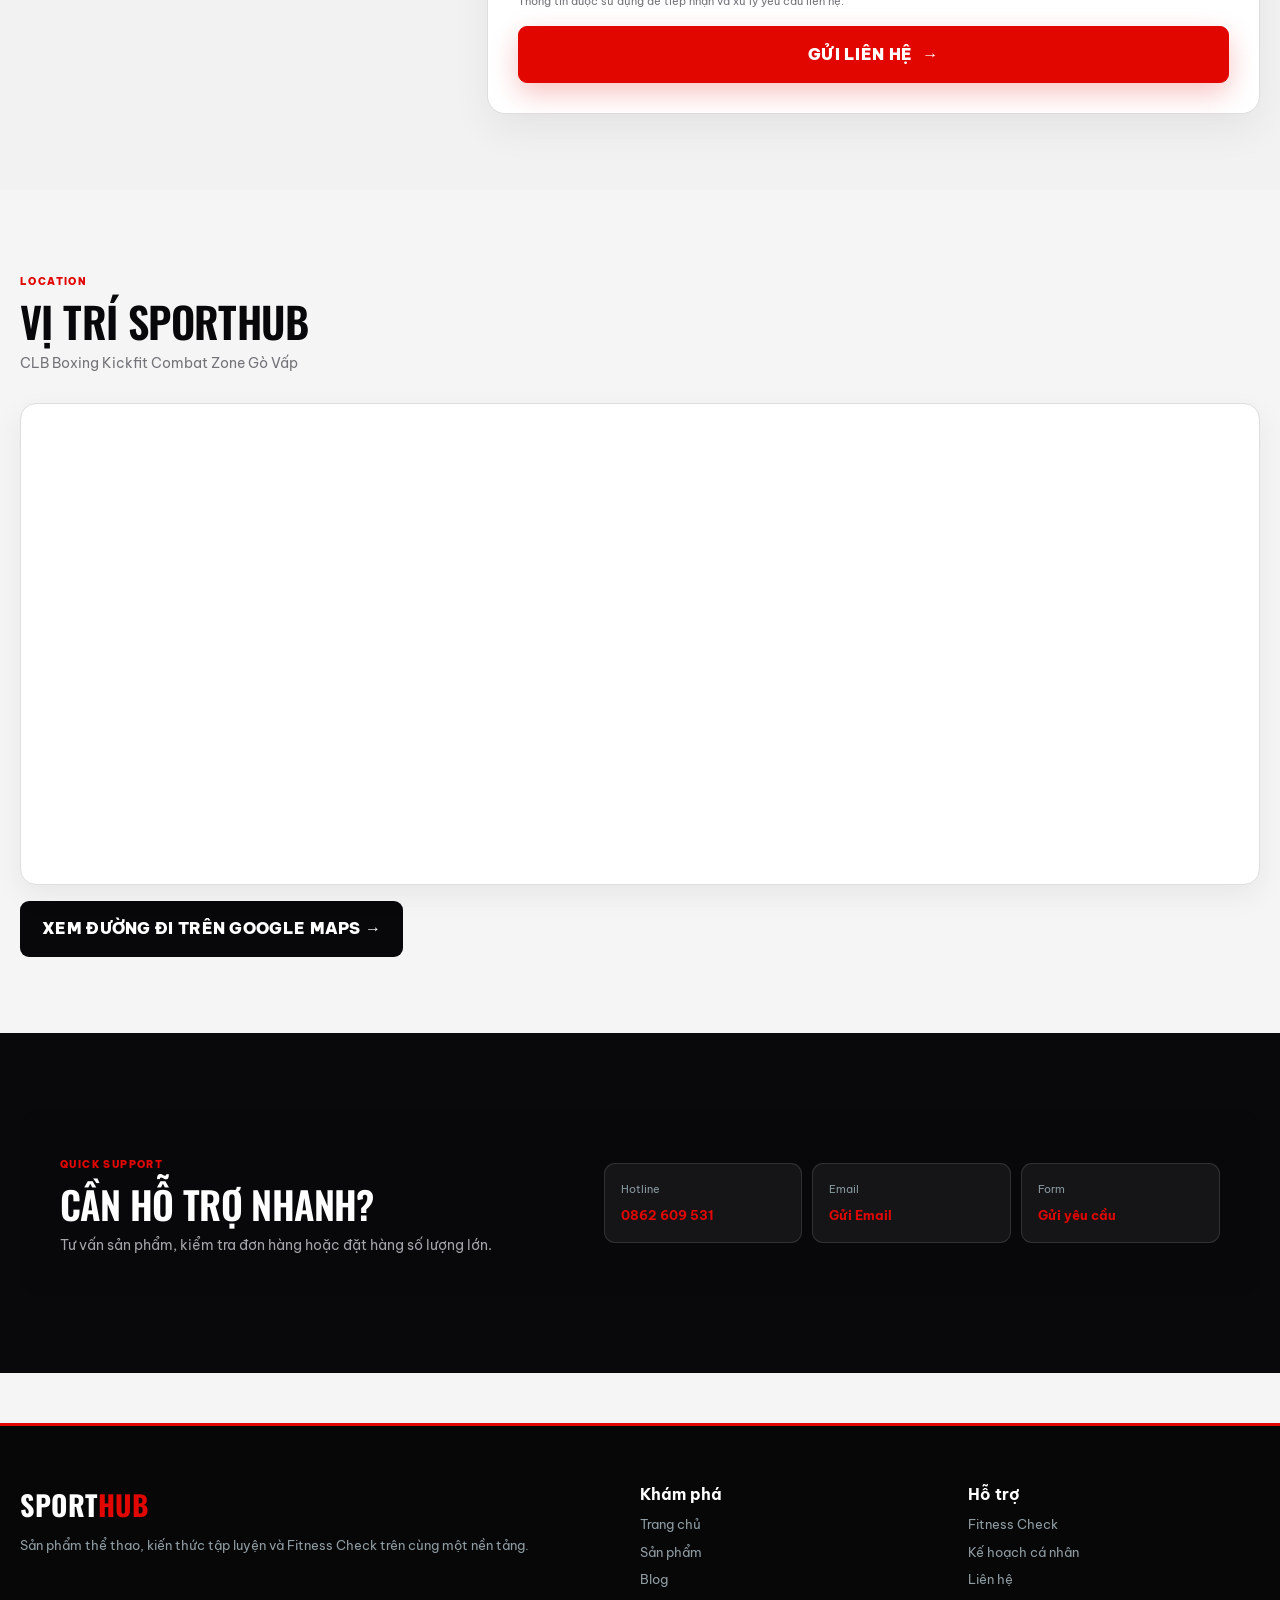
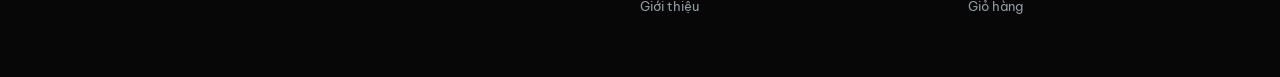
<file: lien-he/index.html>
<!doctype html>

<html lang="vi">

<head>

    <meta charset="utf-8">

    <meta

        name="viewport"

        content="width=device-width, initial-scale=1"

    >

    <title>

        Liên hệ SPORTHUB | Tư vấn sản phẩm & hỗ trợ khách hàng

    </title>

    <meta

        name="description"

        content="Liên hệ SPORTHUB để được tư vấn sản phẩm thể thao, hỗ trợ đơn hàng, yêu cầu báo giá, đặt hàng số lượng lớn hoặc hợp tác kinh doanh."

    >

    <meta

        name="robots"

        content="index, follow"

    >

    <link

        rel="canonical"

        href="https://tranthiquynhnhu0901-hue.github.io/shopthethao/lien-he/"

    >

    <!-- =====================================================

         OPEN GRAPH

    ====================================================== -->

    <meta

        property="og:type"

        content="website"

    >

    <meta

        property="og:locale"

        content="vi_VN"

    >

    <meta

        property="og:site_name"

        content="SPORTHUB"

    >

    <meta

        property="og:title"

        content="Liên hệ SPORTHUB | Tư vấn sản phẩm & hỗ trợ khách hàng"

    >

    <meta

        property="og:description"

        content="Liên hệ SPORTHUB để được tư vấn sản phẩm thể thao, hỗ trợ đơn hàng, yêu cầu báo giá, đặt hàng số lượng lớn hoặc hợp tác kinh doanh."

    >

    <meta

        property="og:url"

        content="https://tranthiquynhnhu0901-hue.github.io/shopthethao/lien-he/"

    >

    <!-- =====================================================

         SOCIAL CARD

    ====================================================== -->

    <meta

        name="twitter:card"

        content="summary"

    >

    <meta

        name="twitter:title"

        content="Liên hệ SPORTHUB | Tư vấn sản phẩm & hỗ trợ khách hàng"

    >

    <meta

        name="twitter:description"

        content="Liên hệ SPORTHUB để được tư vấn sản phẩm thể thao, hỗ trợ đơn hàng, yêu cầu báo giá, đặt hàng số lượng lớn hoặc hợp tác kinh doanh."

    >

    <!-- =====================================================

         SCHEMA.ORG

         CONTACT PAGE + ORGANIZATION + BREADCRUMB

    ====================================================== -->

    <script type="application/ld+json">

    {

        "@context": "https://schema.org",

        "@graph": [

            {

                "@type": "Organization",

                "@id": "https://tranthiquynhnhu0901-hue.github.io/shopthethao/#organization",

                "name": "SPORTHUB",

                "url": "https://tranthiquynhnhu0901-hue.github.io/shopthethao/",

                "telephone": "+84862609531",

                "email": "vohoankhangg@gmail.com",

                "contactPoint": {

                    "@type": "ContactPoint",

                    "telephone": "+84862609531",

                    "email": "vohoankhangg@gmail.com",

                    "contactType": "customer support"

                }

            },

            {

                "@type": "ContactPage",

                "@id": "https://tranthiquynhnhu0901-hue.github.io/shopthethao/lien-he/#webpage",

                "url": "https://tranthiquynhnhu0901-hue.github.io/shopthethao/lien-he/",

                "name": "Liên hệ SPORTHUB | Tư vấn sản phẩm & hỗ trợ khách hàng",

                "description": "Liên hệ SPORTHUB để được tư vấn sản phẩm thể thao, hỗ trợ đơn hàng, yêu cầu báo giá, đặt hàng số lượng lớn hoặc hợp tác kinh doanh.",

                "isPartOf": {

                    "@type": "WebSite",

                    "@id": "https://tranthiquynhnhu0901-hue.github.io/shopthethao/#website",

                    "name": "SPORTHUB",

                    "url": "https://tranthiquynhnhu0901-hue.github.io/shopthethao/"

                },

                "mainEntity": {

                    "@id": "https://tranthiquynhnhu0901-hue.github.io/shopthethao/#organization"

                },

                "breadcrumb": {

                    "@id": "https://tranthiquynhnhu0901-hue.github.io/shopthethao/lien-he/#breadcrumb"

                },

                "inLanguage": "vi-VN"

            },

            {

                "@type": "BreadcrumbList",

                "@id": "https://tranthiquynhnhu0901-hue.github.io/shopthethao/lien-he/#breadcrumb",

                "itemListElement": [

                    {

                        "@type": "ListItem",

                        "position": 1,

                        "name": "Trang chủ",

                        "item": "https://tranthiquynhnhu0901-hue.github.io/shopthethao/"

                    },

                    {

                        "@type": "ListItem",

                        "position": 2,

                        "name": "Liên hệ SPORTHUB",

                        "item": "https://tranthiquynhnhu0901-hue.github.io/shopthethao/lien-he/"

                    }

                ]

            }

        ]

    }

    </script>

    <link

        rel="stylesheet"

        href="../css/style.css?v=6.3"

    >

    <style>

        /* =====================================================

           CONTACT PAGE V6.3

        ====================================================== */

        .contact-hero {

            min-height: 520px;

            display: flex;

            align-items: center;

            position: relative;

            overflow: hidden;

            color: #fff;

            background:

                radial-gradient(

                    circle at 85% 30%,

                    rgba(225,6,0,.20),

                    transparent 26%

                ),

                linear-gradient(

                    120deg,

                    #070708 0%,

                    #111113 55%,

                    #2a0706 100%

                ) !important;

        }

        .contact-hero::after {

            content: "";

            position: absolute;

            width: 520px;

            height: 520px;

            right: -170px;

            top: 20px;

            border: 45px solid rgba(225,6,0,.10);

            border-radius: 50%;

            pointer-events: none;

        }

        .contact-hero-content {

            max-width: 760px;

            position: relative;

            z-index: 2;

            padding: 80px 0;

        }

        .contact-hero h1 {

            margin: 18px 0;

            color: #fff;

            font-family:

                "Oswald",

                "Arial Narrow",

                sans-serif !important;

            font-size:

                clamp(52px,7vw,86px);

            font-weight: 700;

            line-height: .95;

            text-transform: uppercase;

        }

        .contact-hero h1 span {

            color: #e10600;

        }

        .contact-hero p {

            max-width: 680px;

            color: #d1d1d5;

            font-size: 16px;

            line-height: 1.85;

        }

        .contact-info-card,

        .support-card,

        .contact-form-card {

            transition:

                transform .22s ease,

                border-color .22s ease,

                box-shadow .22s ease;

        }

        .contact-info-card:hover {

            transform: translateY(-5px);

            border-color:

                rgba(225,6,0,.42) !important;

            box-shadow:

                0 16px 36px

                rgba(0,0,0,.08);

        }

        .contact-icon {

            background: #fff0ef !important;

            color: #e10600 !important;

        }

        .mini-action {

            color: #e10600 !important;

            font-weight: 800;

        }

        .contact-support-section {

            background: #09090b !important;

            color: #fff;

        }

        .contact-support-section h2 {

            color: #fff !important;

        }

        .contact-support-section

        .section-heading p {

            color: #a3a3a8 !important;

        }

        .support-card {

            background: #141417 !important;

            border:

                1px solid

                rgba(255,255,255,.09) !important;

        }

        .support-card:hover {

            transform: translateY(-5px);

            border-color:

                rgba(225,6,0,.55) !important;

        }

        .support-card h3 {

            color: #fff;

        }

        .support-card p {

            color: #aaaab0;

        }

        .support-number {

            color: #e10600 !important;

            font-family:

                "Oswald",

                sans-serif !important;

        }

        .support-card button {

            border: 0;

            background: transparent;

            color: #ff4741 !important;

            font-weight: 900;

        }

        .bulk-order {

            border-left:

                5px solid #e10600 !important;

        }

        .bulk-order h2,

        .contact-form-intro h2,

        .quick-support h2 {

            font-family:

                "Oswald",

                "Arial Narrow",

                sans-serif !important;

            text-transform:

                uppercase;

        }

        .contact-form-section {

            background: #f2f2f3 !important;

        }

        .contact-form-card {

            background: #fff !important;

            border:

                1px solid #dedee1 !important;

            box-shadow:

                0 16px 40px

                rgba(0,0,0,.06);

        }

        .float-field input,

        .float-field textarea,

        .contact-select-field select {

            background: #fff !important;

            border:

                1px solid #dcdcdf !important;

        }

        .float-field input:focus,

        .float-field textarea:focus,

        .contact-select-field select:focus {

            border-color:

                #e10600 !important;

            box-shadow:

                0 0 0 4px

                rgba(225,6,0,.08) !important;

        }

        .dynamic-fields {

            background: #f8f8f9 !important;

            border:

                1px solid #e4e4e7 !important;

        }

        .contact-submit {

            min-height: 54px;

            background:

                #e10600 !important;

            color: #fff !important;

            border-color:

                #e10600 !important;

        }

        .contact-submit:hover {

            background:

                #09090b !important;

            border-color:

                #09090b !important;

        }

        .map-card {

            overflow: hidden;

            border:

                1px solid #dedee1;

            border-radius: 16px;

            box-shadow:

                0 10px 30px

                rgba(0,0,0,.06);

        }

        .quick-support-section {

            background: #09090b !important;

        }

        .quick-support {

            color: #fff;

        }

        .quick-support h2 {

            color: #fff;

        }

        .quick-support p {

            color: #a4a4aa;

        }

        .quick-support-actions a {

            background:

                #151518 !important;

            border:

                1px solid

                rgba(255,255,255,.12) !important;

            color: #fff !important;

        }

        .quick-support-actions a:hover {

            border-color:

                #e10600 !important;

        }

        .floating-main {

            background:

                #e10600 !important;

            color:

                #fff !important;

        }

        @media (max-width:650px) {

            .contact-hero {

                min-height: 420px;

            }

            .contact-hero-content {

                padding: 55px 0;

            }

            .contact-hero h1 {

                font-size: 50px;

            }

        }

    </style>

</head>

<body>

<!-- =====================================================

     HEADER

===================================================== -->

<header class="header">

    <div class="container nav">

        <a

            class="logo"

            href="../"

        >

            SPORT<span>HUB</span>

        </a>

        <nav>

            <a href="../">

                Trang chủ

            </a>

            <a href="../gioi-thieu/">

                Giới thiệu

            </a>

            <a href="../shop.html">

                Sản phẩm

            </a>

            <a href="/shop-the-thao-v2/health-check.html">

                Fitness Check

            </a>

            <a href="/shop-the-thao-v2/">

                Kế hoạch cá nhân

            </a>

            <a href="../blog.html">

                Blog

            </a>

            <a

                class="active"

                href="../lien-he/"

            >

                Liên hệ

            </a>

        </nav>

        <a

            class="cart-link"

            href="../cart.html"

        >

            🛒

            <span class="cart-count">

                0

            </span>

        </a>

    </div>

</header>

<!-- =====================================================

     HERO

===================================================== -->

<section class="contact-hero">

    <div class="container">

        <div class="contact-hero-content">

            <span class="hero-label">

                SPORTHUB SUPPORT

            </span>

            <h1>

                LIÊN HỆ

                <span>SPORTHUB</span>

            </h1>

            <p>

                Bạn cần tư vấn sản phẩm thể thao,

                hỗ trợ đơn hàng, yêu cầu báo giá,

                đặt hàng số lượng lớn hoặc trao đổi

                về hợp tác kinh doanh?

                Hãy gửi thông tin để SPORTHUB

                tiếp nhận nhu cầu của bạn.

            </p>

            <div class="hero-actions">

                <a

                    class="btn-primary"

                    href="#contactFormSection"

                >

                    GỬI YÊU CẦU

                </a>

                <a

                    class="btn-secondary"

                    href="tel:+84862609531"

                >

                    GỌI NGAY

                </a>

            </div>

        </div>

    </div>

</section>

<!-- =====================================================

     CONTACT INFORMATION

===================================================== -->

<section class="section">

    <div class="container">

        <div class="section-heading reveal">

            <div>

                <span class="eyebrow">

                    CONTACT INFORMATION

                </span>

                <h2>

                    THÔNG TIN LIÊN HỆ

                </h2>

                <p>

                    Chọn kênh thuận tiện nhất

                    để kết nối với SPORTHUB.

                </p>

            </div>

        </div>

        <div class="contact-info-grid">

            <article class="contact-info-card reveal">

                <div class="contact-icon">

                    👤

                </div>

                <span>

                    Người liên hệ

                </span>

                <h3>

                    Võ Hoàn Khang

                </h3>

            </article>

            <article class="contact-info-card reveal">

                <div class="contact-icon">

                    ☎

                </div>

                <span>

                    Hotline

                </span>

                <h3>

                    0862 609 531

                </h3>

                <a

                    class="mini-action"

                    href="tel:+84862609531"

                >

                    Gọi ngay →

                </a>

            </article>

            <article class="contact-info-card reveal">

                <div class="contact-icon">

                    ✉

                </div>

                <span>

                    Email

                </span>

                <h3>

                    vohoankhangg@gmail.com

                </h3>

                <a

                    class="mini-action"

                    href="mailto:vohoankhangg@gmail.com"

                >

                    Gửi Email →

                </a>

            </article>

            <article class="contact-info-card reveal">

                <div class="contact-icon">

                    ⌖

                </div>

                <span>

                    Địa điểm

                </span>

                <h3>

                    CLB Boxing Kickfit

                    Combat Zone Gò Vấp

                </h3>

                <a

                    class="mini-action"

                    target="_blank"

                    rel="noopener"

                    href="https://www.google.com/maps/search/?api=1&query=CLB+Boxing+Kickfit+Combat+Zone+Go+Vap"

                >

                    Xem bản đồ →

                </a>

            </article>

        </div>

    </div>

</section>
<!-- =====================================================

     SUPPORT CENTER

===================================================== -->

<section class="section contact-support-section">

    <div class="container">

        <div class="section-heading reveal">

            <div>

                <span class="eyebrow">

                    SUPPORT CENTER

                </span>

                <h2>

                    SPORTHUB CÓ THỂ

                    HỖ TRỢ BẠN NHỮNG GÌ?

                </h2>

                <p>

                    Chọn nhu cầu phù hợp,

                    hệ thống sẽ đưa bạn đến

                    đúng phần biểu mẫu.

                </p>

            </div>

        </div>

        <div class="support-card-grid">

            <article class="support-card reveal">

                <div class="support-number">

                    01

                </div>

                <h3>

                    Tư vấn sản phẩm

                </h3>

                <p>

                    Tham khảo sản phẩm theo

                    mục tiêu, nhu cầu sử dụng

                    và hình thức tập luyện.

                </p>

                <button

                    type="button"

                    onclick="selectContactTopic('Tư vấn sản phẩm')"

                >

                    TƯ VẤN NGAY →

                </button>

            </article>

            <article class="support-card reveal">

                <div class="support-number">

                    02

                </div>

                <h3>

                    Hỗ trợ đơn hàng

                </h3>

                <p>

                    Hỗ trợ các vấn đề

                    liên quan đến đơn hàng

                    đã đặt.

                </p>

                <button

                    type="button"

                    onclick="selectContactTopic('Hỗ trợ đơn hàng')"

                >

                    HỖ TRỢ ĐƠN HÀNG →

                </button>

            </article>

            <article class="support-card reveal">

                <div class="support-number">

                    03

                </div>

                <h3>

                    Yêu cầu báo giá

                </h3>

                <p>

                    Gửi sản phẩm,

                    số lượng dự kiến

                    và nhu cầu sử dụng.

                </p>

                <button

                    type="button"

                    onclick="selectContactTopic('Yêu cầu báo giá')"

                >

                    YÊU CẦU BÁO GIÁ →

                </button>

            </article>

            <article class="support-card reveal">

                <div class="support-number">

                    04

                </div>

                <h3>

                    Đặt hàng số lượng lớn

                </h3>

                <p>

                    Dành cho phòng gym,

                    câu lạc bộ, doanh nghiệp,

                    trường học và đội nhóm.

                </p>

                <button

                    type="button"

                    onclick="selectContactTopic('Đặt hàng số lượng lớn')"

                >

                    ĐẶT HÀNG →

                </button>

            </article>

            <article class="support-card reveal">

                <div class="support-number">

                    05

                </div>

                <h3>

                    Hợp tác kinh doanh

                </h3>

                <p>

                    Tiếp nhận đề xuất

                    hợp tác và phân phối

                    trong lĩnh vực thể thao.

                </p>

                <button

                    type="button"

                    onclick="selectContactTopic('Hợp tác kinh doanh')"

                >

                    GỬI ĐỀ XUẤT →

                </button>

            </article>

            <article class="support-card reveal">

                <div class="support-number">

                    06

                </div>

                <h3>

                    Góp ý & phản hồi

                </h3>

                <p>

                    Chia sẻ góp ý về

                    sản phẩm, website

                    hoặc trải nghiệm SPORTHUB.

                </p>

                <button

                    type="button"

                    onclick="selectContactTopic('Góp ý và phản hồi')"

                >

                    GỬI PHẢN HỒI →

                </button>

            </article>

        </div>

    </div>

</section>

<!-- =====================================================

     BULK ORDER

===================================================== -->

<section class="section">

    <div class="container">

        <div class="bulk-order reveal">

            <div>

                <span class="eyebrow">

                    BULK ORDER

                </span>

                <h2>

                    ĐẶT HÀNG SẢN PHẨM THỂ THAO

                    SỐ LƯỢNG LỚN

                </h2>

                <p>

                    Phù hợp với phòng gym,

                    trung tâm Fitness,

                    câu lạc bộ thể thao,

                    doanh nghiệp,

                    trường học và đội nhóm.

                </p>

                <button

                    class="btn-primary"

                    type="button"

                    onclick="selectContactTopic('Đặt hàng số lượng lớn')"

                >

                    YÊU CẦU BÁO GIÁ →

                </button>

            </div>

            <div class="bulk-requirements">

                <div>

                    <strong>01</strong>

                    <span>Tên sản phẩm</span>

                </div>

                <div>

                    <strong>02</strong>

                    <span>Số lượng dự kiến</span>

                </div>

                <div>

                    <strong>03</strong>

                    <span>Thời gian cần hàng</span>

                </div>

                <div>

                    <strong>04</strong>

                    <span>Mục đích sử dụng</span>

                </div>

                <div>

                    <strong>05</strong>

                    <span>Ngân sách dự kiến</span>

                </div>

                <div>

                    <strong>06</strong>

                    <span>Yêu cầu đặc biệt</span>

                </div>

            </div>

        </div>

    </div>

</section>
<!-- =====================================================

     CONTACT FORM

===================================================== -->

<section

    id="contactFormSection"

    class="section contact-form-section"

>

    <div class="container contact-form-layout">

        <div class="contact-form-intro reveal">

            <span class="eyebrow">

                CONTACT FORM

            </span>

            <h2>

                GỬI YÊU CẦU TƯ VẤN

            </h2>

            <p>

                Điền thông tin cần thiết.

                Biểu mẫu sẽ tự động mở

                các trường phù hợp với

                chủ đề bạn lựa chọn.

            </p>

            <div class="contact-side-note">

                <strong>

                    Cần hỗ trợ nhanh?

                </strong>

                <a href="tel:+84862609531">

                    0862 609 531

                </a>

                <a href="mailto:vohoankhangg@gmail.com">

                    vohoankhangg@gmail.com

                </a>

            </div>

        </div>

        <div class="contact-form-card reveal">

            <form

                id="contactForm"

                novalidate

            >

                <input

                    type="text"

                    name="_honey"

                    class="form-honey"

                    tabindex="-1"

                    autocomplete="off"

                >

                <div class="float-field">

                    <input

                        id="contactName"

                        name="Họ và tên"

                        type="text"

                        placeholder=" "

                        autocomplete="name"

                    >

                    <label for="contactName">

                        Họ và tên *

                    </label>

                    <small

                        class="field-error"

                        id="contactNameError"

                    ></small>

                </div>

                <div class="float-field">

                    <input

                        id="contactPhone"

                        name="Số điện thoại"

                        type="tel"

                        placeholder=" "

                        autocomplete="tel"

                    >

                    <label for="contactPhone">

                        Số điện thoại *

                    </label>

                    <small

                        class="field-error"

                        id="contactPhoneError"

                    ></small>

                </div>

                <div class="float-field">

                    <input

                        id="contactEmail"

                        name="email"

                        type="email"

                        placeholder=" "

                        autocomplete="email"

                    >

                    <label for="contactEmail">

                        Email *

                    </label>

                    <small

                        class="field-error"

                        id="contactEmailError"

                    ></small>

                </div>

                <div class="field contact-select-field">

                    <label for="contactTopic">

                        Chủ đề liên hệ *

                    </label>

                    <select

                        id="contactTopic"

                        name="Chủ đề"

                    >

                        <option value="">

                            Chọn chủ đề

                        </option>

                        <option>

                            Tư vấn sản phẩm

                        </option>

                        <option>

                            Hỗ trợ đơn hàng

                        </option>

                        <option>

                            Đặt hàng số lượng lớn

                        </option>

                        <option>

                            Yêu cầu báo giá

                        </option>

                        <option>

                            Hỗ trợ tài khoản

                        </option>

                        <option>

                            Hỗ trợ sử dụng SPORTHUB

                        </option>

                        <option>

                            Hợp tác kinh doanh

                        </option>

                        <option>

                            Cung cấp / phân phối sản phẩm

                        </option>

                        <option>

                            Góp ý và phản hồi

                        </option>

                        <option>

                            Thắc mắc khác

                        </option>

                    </select>

                    <small

                        class="field-error"

                        id="contactTopicError"

                    ></small>

                </div>

                <!-- BULK -->

                <div

                    id="bulkFields"

                    class="dynamic-fields"

                >

                    <h3>

                        Thông tin đặt hàng

                    </h3>

                    <div class="form-grid">

                        <div class="float-field">

                            <input

                                id="bulkProduct"

                                name="Tên sản phẩm"

                                type="text"

                                placeholder=" "

                            >

                            <label for="bulkProduct">

                                Tên sản phẩm

                            </label>

                        </div>

                        <div class="float-field">

                            <input

                                id="bulkQuantity"

                                name="Số lượng dự kiến"

                                type="number"

                                min="1"

                                placeholder=" "

                            >

                            <label for="bulkQuantity">

                                Số lượng dự kiến

                            </label>

                        </div>

                    </div>

                    <div class="form-grid">

                        <div class="float-field">

                            <input

                                id="bulkDate"

                                name="Thời gian cần hàng"

                                type="text"

                                placeholder=" "

                            >

                            <label for="bulkDate">

                                Thời gian cần hàng

                            </label>

                        </div>

                        <div class="float-field">

                            <input

                                id="bulkBudget"

                                name="Ngân sách dự kiến"

                                type="text"

                                placeholder=" "

                            >

                            <label for="bulkBudget">

                                Ngân sách dự kiến

                            </label>

                        </div>

                    </div>

                </div>

                <!-- ORDER -->

                <div

                    id="orderFields"

                    class="dynamic-fields"

                >

                    <h3>

                        Thông tin đơn hàng

                    </h3>

                    <div class="float-field">

                        <input

                            id="orderCode"

                            name="Mã đơn hàng"

                            type="text"

                            placeholder=" "

                        >

                        <label for="orderCode">

                            Mã đơn hàng

                        </label>

                    </div>

                </div>

                <!-- BUSINESS -->

                <div

                    id="businessFields"

                    class="dynamic-fields"

                >

                    <h3>

                        Thông tin hợp tác

                    </h3>

                    <div class="float-field">

                        <input

                            id="businessName"

                            name="Tên doanh nghiệp / tổ chức"

                            type="text"

                            placeholder=" "

                        >

                        <label for="businessName">

                            Tên doanh nghiệp / tổ chức

                        </label>

                    </div>

                    <div class="float-field">

                        <input

                            id="businessIndustry"

                            name="Lĩnh vực hoạt động"

                            type="text"

                            placeholder=" "

                        >

                        <label for="businessIndustry">

                            Lĩnh vực hoạt động

                        </label>

                    </div>

                    <div class="float-field">

                        <input

                            id="businessWebsite"

                            name="Website / Fanpage"

                            type="url"

                            placeholder=" "

                        >

                        <label for="businessWebsite">

                            Website / Fanpage

                        </label>

                    </div>

                    <div class="float-field textarea-field">

                        <textarea

                            id="businessProposal"

                            name="Nội dung đề xuất"

                            placeholder=" "

                            rows="5"

                        ></textarea>

                        <label for="businessProposal">

                            Nội dung đề xuất

                        </label>

                    </div>

                </div>

                <!-- MESSAGE -->

                <div class="float-field textarea-field">

                    <textarea

                        id="contactMessage"

                        name="Nội dung cần tư vấn"

                        placeholder=" "

                        rows="6"

                    ></textarea>

                    <label for="contactMessage">

                        Nội dung cần tư vấn *

                    </label>

                    <small

                        class="field-error"

                        id="contactMessageError"

                    ></small>

                </div>

                <p class="form-privacy">

                    Thông tin được sử dụng

                    để tiếp nhận và xử lý

                    yêu cầu liên hệ.

                </p>

                <button

                    id="contactSubmit"

                    class="btn-primary contact-submit"

                    type="submit"

                >

                    <span id="contactSubmitText">

                        GỬI LIÊN HỆ

                    </span>

                    <span>

                        →

                    </span>

                </button>

                <div

                    id="contactFormStatus"

                    class="form-status"

                    aria-live="polite"

                ></div>

            </form>

        </div>

    </div>

</section>

<!-- =====================================================

     MAP

===================================================== -->

<section class="section">

    <div class="container">

        <div class="section-heading reveal">

            <div>

                <span class="eyebrow">

                    LOCATION

                </span>

                <h2>

                    VỊ TRÍ SPORTHUB

                </h2>

                <p>

                    CLB Boxing Kickfit

                    Combat Zone Gò Vấp

                </p>

            </div>

        </div>

        <div class="map-card reveal">

            <iframe

                title="CLB Boxing Kickfit Combat Zone Gò Vấp"

                src="https://www.google.com/maps?q=CLB%20Boxing%20Kickfit%20Combat%20Zone%20Go%20Vap&output=embed"

                width="100%"

                height="480"

                style="border:0"

                loading="lazy"

                referrerpolicy="no-referrer-when-downgrade"

                allowfullscreen

            ></iframe>

        </div>

        <div

            class="map-action"

            style="margin-top:16px"

        >

            <a

                class="btn-dark"

                target="_blank"

                rel="noopener"

                href="https://www.google.com/maps/search/?api=1&query=CLB+Boxing+Kickfit+Combat+Zone+Go+Vap"

            >

                XEM ĐƯỜNG ĐI TRÊN GOOGLE MAPS →

            </a>

        </div>

    </div>

</section>

<!-- =====================================================

     QUICK SUPPORT

===================================================== -->

<section class="section quick-support-section">

    <div class="container">

        <div class="quick-support reveal">

            <div>

                <span class="eyebrow">

                    QUICK SUPPORT

                </span>

                <h2>

                    CẦN HỖ TRỢ NHANH?

                </h2>

                <p>

                    Tư vấn sản phẩm,

                    kiểm tra đơn hàng

                    hoặc đặt hàng số lượng lớn.

                </p>

            </div>

            <div class="quick-support-actions">

                <a href="tel:+84862609531">

                    <span>

                        Hotline

                    </span>

                    <strong>

                        0862 609 531

                    </strong>

                </a>

                <a href="mailto:vohoankhangg@gmail.com">

                    <span>

                        Email

                    </span>

                    <strong>

                        Gửi Email

                    </strong>

                </a>

                <a href="#contactFormSection">

                    <span>

                        Form

                    </span>

                    <strong>

                        Gửi yêu cầu

                    </strong>

                </a>

            </div>

        </div>

    </div>

</section>
<!-- =====================================================

     FOOTER

===================================================== -->

<footer>

    <div class="container footer-grid">

        <div>

            <div class="logo">

                SPORT<span>HUB</span>

            </div>

            <p>

                Sản phẩm thể thao,

                kiến thức tập luyện

                và Fitness Check

                trên cùng một nền tảng.

            </p>

        </div>

        <div>

            <b>

                Khám phá

            </b>

            <a href="../">

                Trang chủ

            </a>

            <a href="../shop.html">

                Sản phẩm

            </a>

            <a href="../blog.html">

                Blog

            </a>

            <a href="../gioi-thieu/">

                Giới thiệu

            </a>

        </div>

        <div>

            <b>

                Hỗ trợ

            </b>

            <a href="/shop-the-thao-v2/health-check.html">

                Fitness Check

            </a>

            <a href="/shop-the-thao-v2/">

                Kế hoạch cá nhân

            </a>

            <a href="../lien-he/">

                Liên hệ

            </a>

            <a href="../cart.html">

                Giỏ hàng

            </a>

        </div>

    </div>

</footer>

<!-- =====================================================

     FLOAT SUPPORT

===================================================== -->

<div class="floating-contact">

    <button

        class="floating-main"

        type="button"

        onclick="toggleSupportMenu()"

    >

        Hỗ trợ

    </button>

    <div

        id="floatingSupportMenu"

        class="floating-menu"

    >

        <a href="tel:+84862609531">

            ☎ Gọi ngay

        </a>

        <a href="mailto:vohoankhangg@gmail.com">

            ✉ Gửi Email

        </a>

        <a

            target="_blank"

            rel="noopener"

            href="https://www.google.com/maps/search/?api=1&query=CLB+Boxing+Kickfit+Combat+Zone+Go+Vap"

        >

            ⌖ Google Maps

        </a>

        <a href="#contactFormSection">

            ✦ Gửi yêu cầu

        </a>

    </div>

</div>

<!-- =====================================================

     JAVASCRIPT

===================================================== -->

<!-- IMAGE ENGINE -->

<script

    src="../js/image-factory.js?v=6.3"

></script>

<!-- PRODUCT DATABASE -->

<script

    src="../js/data.js?v=6.3"

></script>

<!--

     CATALOG DATABASE

     Metadata + catalog sản phẩm P01 - P52.

-->

<script

    src="../js/catalog-data.js?v=6.5"

></script>

<!-- MAIN / CART / UTILITY -->

<script

    src="../js/main.js?v=6.3"

></script>

<!-- CONTACT / INFO PAGE EFFECTS -->

<script

    src="../js/info-pages.js?v=6.3"

></script>

<!--

     SPORTHUB AI COACH & CUSTOMER ASSISTANT

     File này nằm trong thư mục lien-he/

     nên dùng đường dẫn ../js/chatbot.js

     Đặt cuối cùng để chatbot có thể truy cập:

     - dữ liệu sản phẩm

     - catalog P01 - P52

     - utility chung

     - trạng thái giỏ hàng

     - ngữ cảnh trang liên hệ

-->

<script

    src="../js/chatbot.js?v=6.5"

></script>

</body>

</html>
</file>
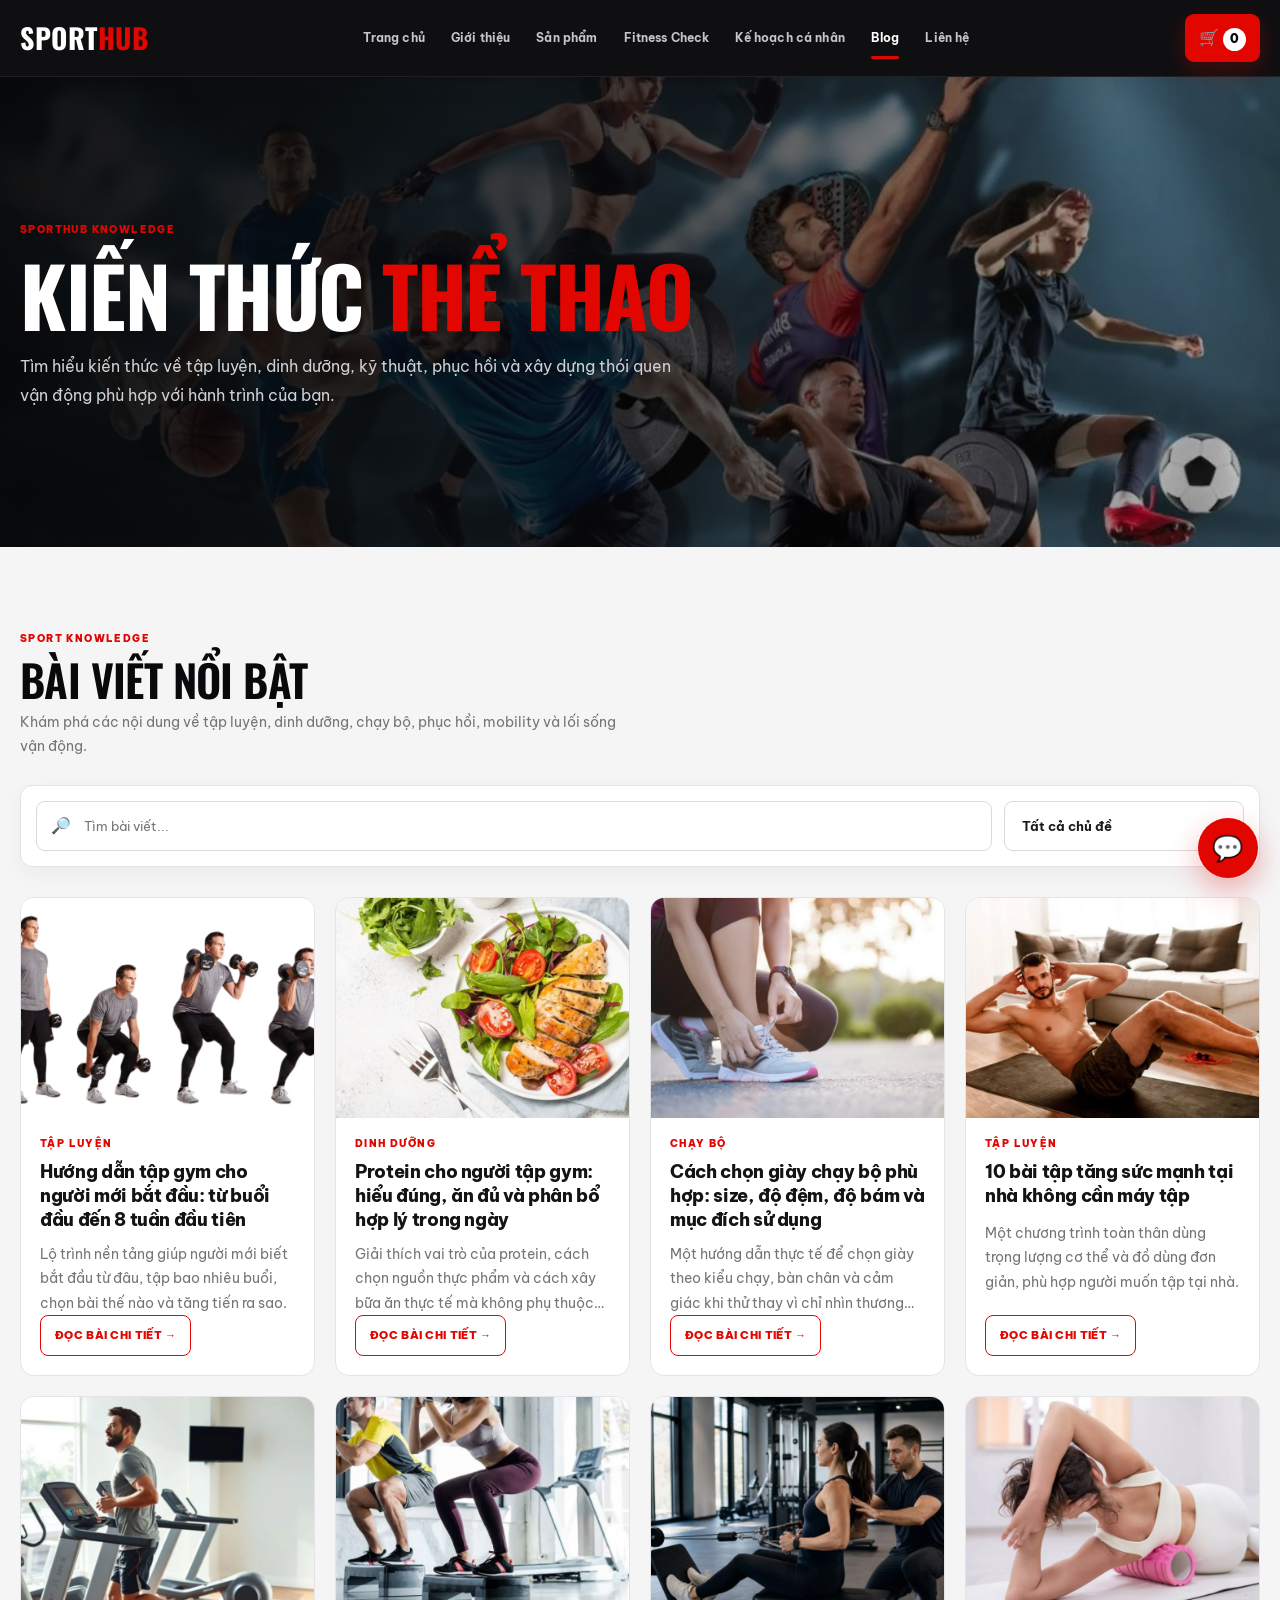
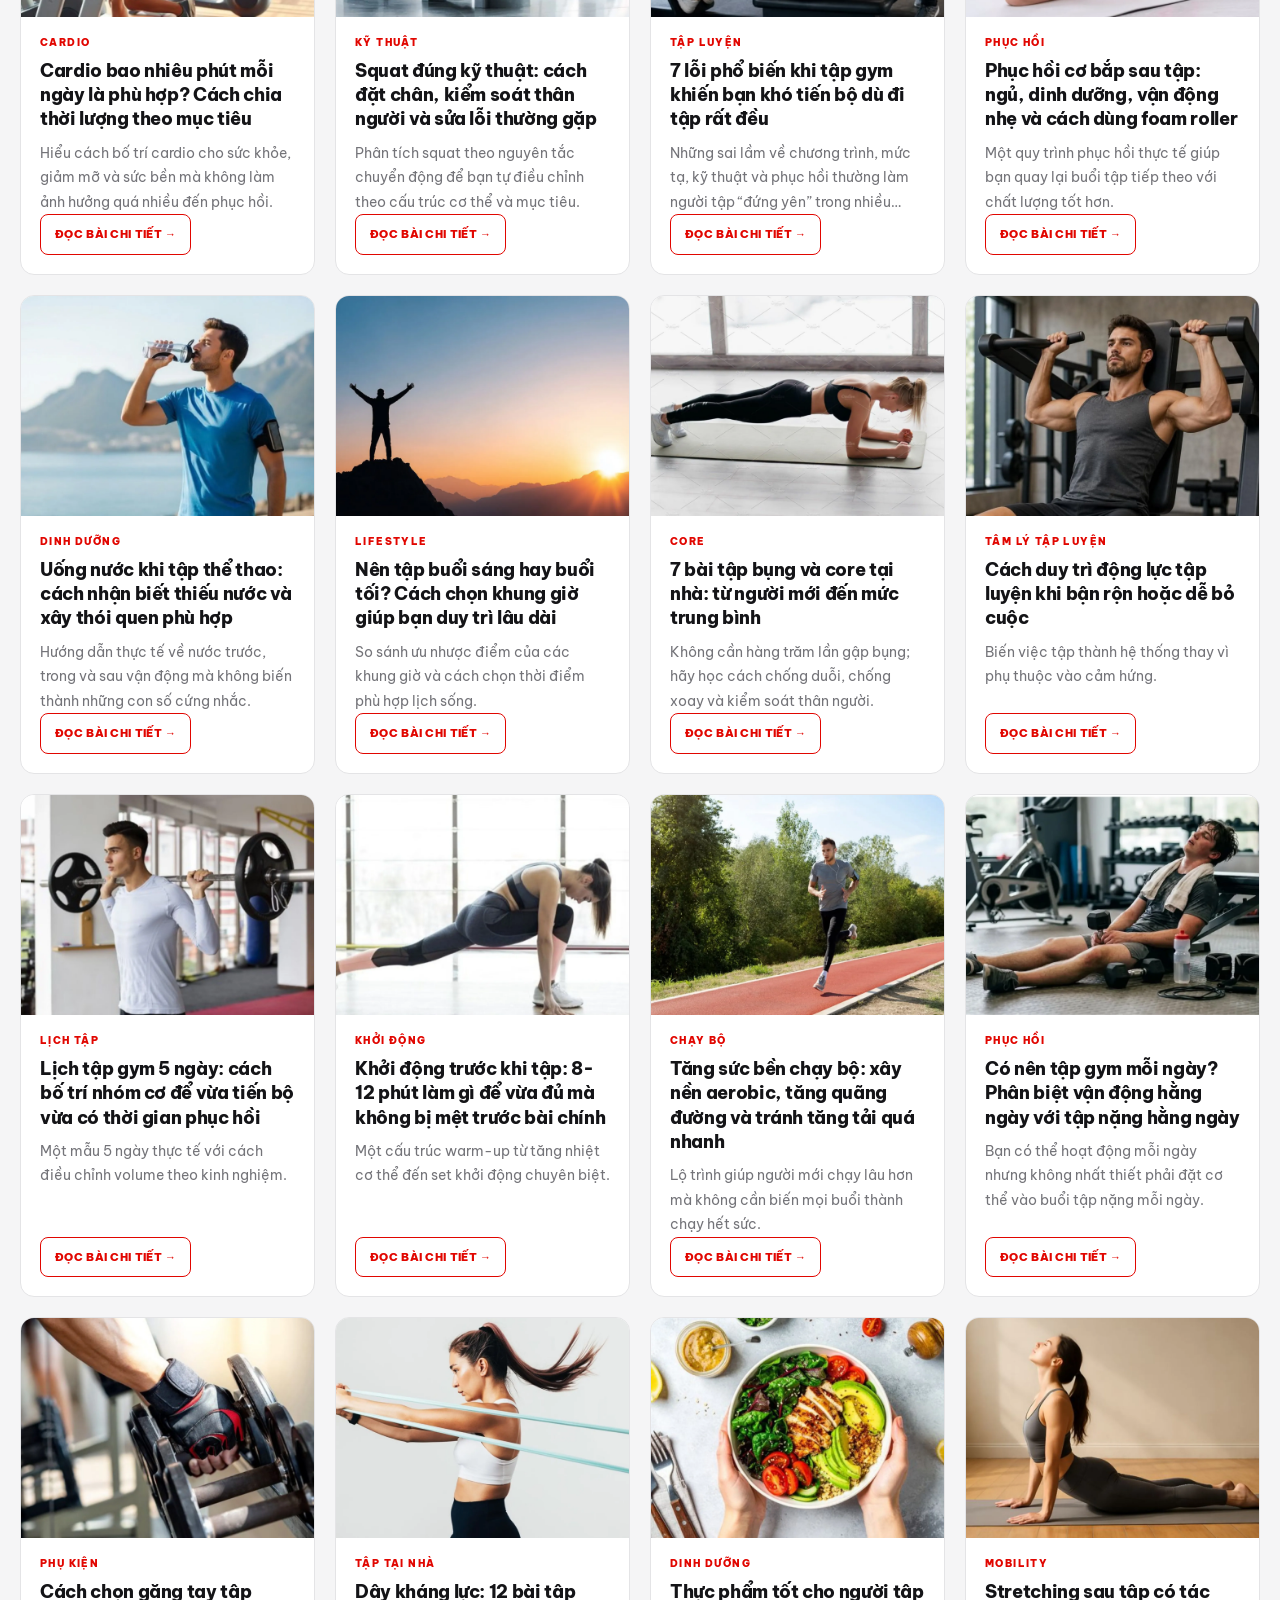
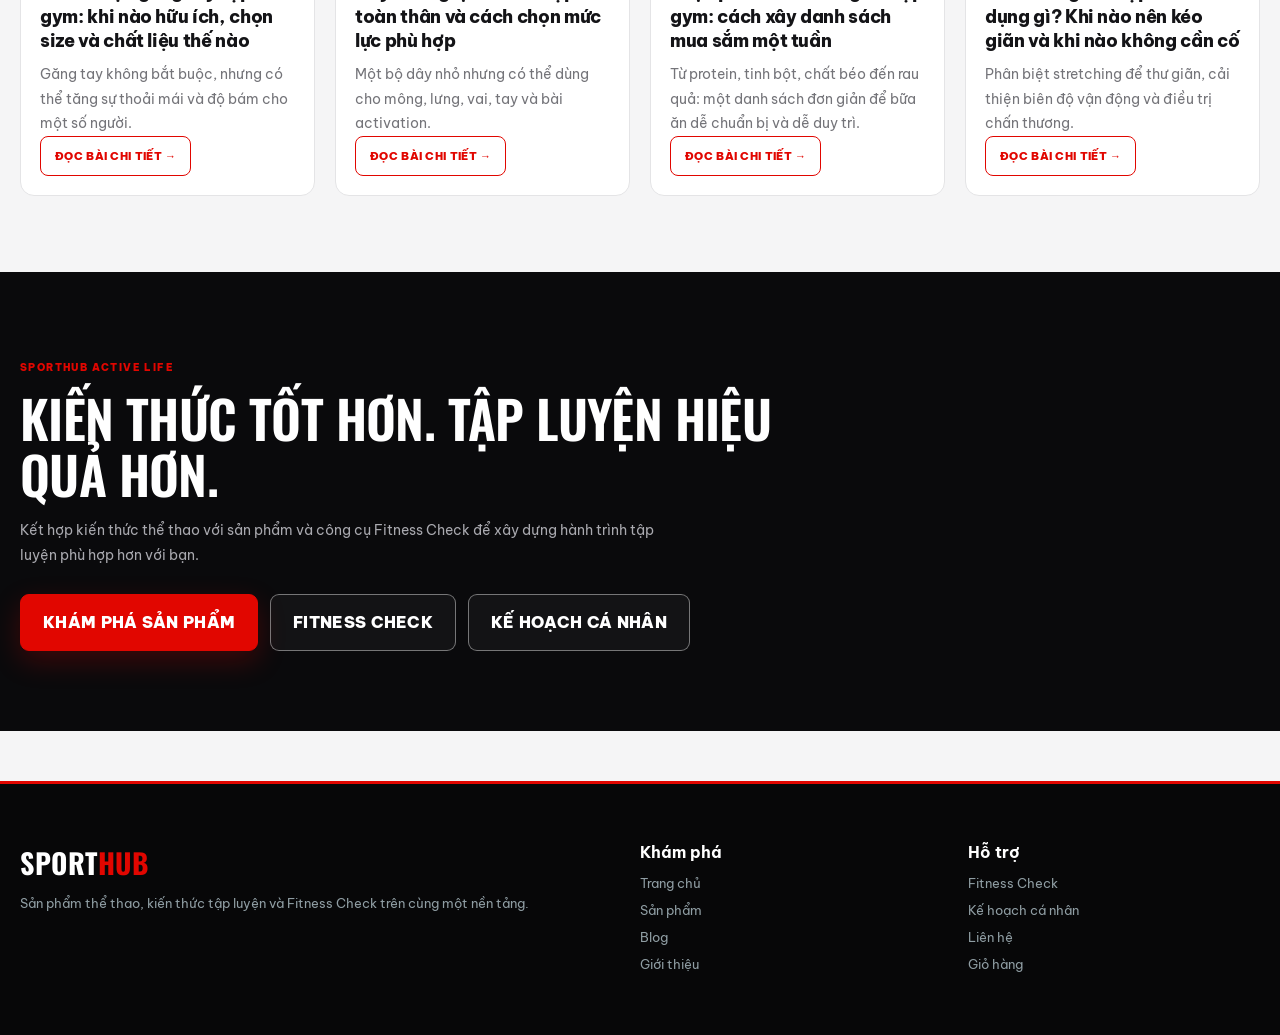
<file: blog.html>
<!doctype html>

<html lang="vi">

<head>

    <meta charset="utf-8">

    <meta

        name="viewport"

        content="width=device-width, initial-scale=1"

    >

    <!-- =====================================================

         SEO

    ====================================================== -->

    <title>

        Blog thể thao & Fitness – Kiến thức tập luyện SPORTHUB

    </title>

    <meta

        name="description"

        content="Blog SPORTHUB chia sẻ kiến thức về tập luyện, dinh dưỡng, chạy bộ, phục hồi, kỹ thuật thể thao và xây dựng lối sống vận động."

    >

    <meta

        name="robots"

        content="index, follow"

    >

    <!-- =====================================================

         CANONICAL

    ====================================================== -->

    <link

        rel="canonical"

        href="https://tranthiquynhnhu0901-hue.github.io/shopthethao/blog.html"

    >

    <!-- =====================================================

         OPEN GRAPH

    ====================================================== -->

    <meta

        property="og:type"

        content="website"

    >

    <meta

        property="og:locale"

        content="vi_VN"

    >

    <meta

        property="og:site_name"

        content="SPORTHUB"

    >

    <meta

        property="og:title"

        content="Blog thể thao & Fitness – Kiến thức tập luyện SPORTHUB"

    >

    <meta

        property="og:description"

        content="Blog SPORTHUB chia sẻ kiến thức về tập luyện, dinh dưỡng, chạy bộ, phục hồi, kỹ thuật thể thao và xây dựng lối sống vận động."

    >

    <meta

        property="og:url"

        content="https://tranthiquynhnhu0901-hue.github.io/shopthethao/blog.html"

    >

    <meta

        property="og:image"

        content="https://tranthiquynhnhu0901-hue.github.io/shopthethao/images/banners/bn05-blog-hero.webp"

    >

    <meta

        property="og:image:alt"

        content="Blog thể thao và Fitness SPORTHUB"

    >

    <!-- =====================================================

         SOCIAL CARD

    ====================================================== -->

    <meta

        name="twitter:card"

        content="summary_large_image"

    >

    <meta

        name="twitter:title"

        content="Blog thể thao & Fitness – Kiến thức tập luyện SPORTHUB"

    >

    <meta

        name="twitter:description"

        content="Blog SPORTHUB chia sẻ kiến thức về tập luyện, dinh dưỡng, chạy bộ, phục hồi, kỹ thuật thể thao và xây dựng lối sống vận động."

    >

    <meta

        name="twitter:image"

        content="https://tranthiquynhnhu0901-hue.github.io/shopthethao/images/banners/bn05-blog-hero.webp"

    >

    <!-- =====================================================

         SCHEMA.ORG

         BLOG + BREADCRUMB

    ====================================================== -->

    <script type="application/ld+json">

    {

        "@context": "https://schema.org",

        "@graph": [

            {

                "@type": "Blog",

                "@id": "https://tranthiquynhnhu0901-hue.github.io/shopthethao/blog.html#blog",

                "url": "https://tranthiquynhnhu0901-hue.github.io/shopthethao/blog.html",

                "name": "Blog thể thao & Fitness – Kiến thức tập luyện SPORTHUB",

                "description": "Blog SPORTHUB chia sẻ kiến thức về tập luyện, dinh dưỡng, chạy bộ, phục hồi, kỹ thuật thể thao và xây dựng lối sống vận động.",

                "isPartOf": {

                    "@type": "WebSite",

                    "@id": "https://tranthiquynhnhu0901-hue.github.io/shopthethao/#website",

                    "name": "SPORTHUB",

                    "url": "https://tranthiquynhnhu0901-hue.github.io/shopthethao/"

                },

                "publisher": {

                    "@type": "Organization",

                    "name": "SPORTHUB",

                    "url": "https://tranthiquynhnhu0901-hue.github.io/shopthethao/"

                },

                "inLanguage": "vi-VN",

                "breadcrumb": {

                    "@id": "https://tranthiquynhnhu0901-hue.github.io/shopthethao/blog.html#breadcrumb"

                }

            },

            {

                "@type": "BreadcrumbList",

                "@id": "https://tranthiquynhnhu0901-hue.github.io/shopthethao/blog.html#breadcrumb",

                "itemListElement": [

                    {

                        "@type": "ListItem",

                        "position": 1,

                        "name": "Trang chủ",

                        "item": "https://tranthiquynhnhu0901-hue.github.io/shopthethao/"

                    },

                    {

                        "@type": "ListItem",

                        "position": 2,

                        "name": "Blog",

                        "item": "https://tranthiquynhnhu0901-hue.github.io/shopthethao/blog.html"

                    }

                ]

            }

        ]

    }

    </script>

    <!-- CSS NEW VERSION -->

    <link

        rel="stylesheet"

        href="css/style.css?v=6.2"

    >

    <!-- =====================================================

         BLOG PAGE OVERRIDE

    ====================================================== -->

    <style>

        /* =================================================

           BLOG HERO

           bn05-blog-hero.webp

        ================================================= */

        .blog-hero {

            min-height: 470px;

            display: flex;

            align-items: center;

            color: #ffffff;

            background:

                linear-gradient(

                    90deg,

                    rgba(5,5,6,.95) 0%,

                    rgba(5,5,6,.75) 48%,

                    rgba(5,5,6,.22) 100%

                ),

                url("images/banners/bn05-blog-hero.webp")

                center / cover

                no-repeat !important;

        }

        .blog-hero-content {

            max-width: 760px;

        }

        .blog-hero .eyebrow {

            color:

                #e10600 !important;

        }

        .blog-hero h1 {

            margin:

                12px 0 18px;

            color:

                #ffffff;

            font-family:

                "Oswald",

                "Be Vietnam Pro",

                sans-serif;

            font-size:

                clamp(48px,7vw,82px);

            line-height:

                .98;

            font-weight:

                700;

            text-transform:

                uppercase;

        }

        .blog-hero h1 span {

            color:

                #e10600;

        }

        .blog-hero p {

            max-width:

                660px;

            color:

                #d0d0d4;

            font-size:

                16px;

            line-height:

                1.8;

        }

        /* =================================================

           BLOG SEARCH TOOLBAR

        ================================================= */

        .blog-toolbar {

            display: grid;

            grid-template-columns:

                minmax(0,1fr)

                240px;

            gap:

                12px;

            margin-bottom:

                30px;

            padding:

                15px;

            background:

                #ffffff;

            border:

                1px solid #e2e2e5;

            border-radius:

                12px;

            box-shadow:

                0 8px 24px

                rgba(0,0,0,.04);

        }

        .blog-search {

            position:

                relative;

        }

        .blog-search-icon {

            position:

                absolute;

            top:

                50%;

            left:

                15px;

            transform:

                translateY(-50%);

            color:

                #e10600;

            pointer-events:

                none;

        }

        .blog-toolbar input,

        .blog-toolbar select {

            width:

                100%;

            height:

                50px;

            border:

                1px solid #dadadd;

            border-radius:

                9px;

            background:

                #ffffff;

            color:

                #19191c;

            font-family:

                "Be Vietnam Pro",

                sans-serif;

            font-size:

                13px;

            outline:

                none;

        }

        .blog-toolbar input {

            padding:

                0 15px 0 47px;

        }

        .blog-toolbar select {

            padding:

                0 13px;

            font-weight:

                700;

        }

        .blog-toolbar input:focus,

        .blog-toolbar select:focus {

            border-color:

                #e10600 !important;

            box-shadow:

                0 0 0 4px

                rgba(225,6,0,.08);

        }

        /* =================================================

           BLOG HEADING

        ================================================= */

        .blog-page-heading {

            margin-bottom:

                26px;

        }

        .blog-page-heading h2 {

            margin:

                6px 0;

            font-family:

                "Oswald",

                "Be Vietnam Pro",

                sans-serif;

            font-size:

                clamp(30px,4vw,44px);

            color:

                #09090b;

            text-transform:

                uppercase;

        }

        .blog-page-heading p {

            max-width:

                620px;

            color:

                #747479;

        }

        /* =================================================

           BLOG CARD DETAILS

        ================================================= */

        .blog-grid {

            align-items:

                stretch;

        }

        .blog-card {

            display:

                flex;

            flex-direction:

                column;

            height:

                100%;

            background:

                #ffffff;

            border:

                1px solid #e4e4e6;

            border-radius:

                14px;

            overflow:

                hidden;

            transition:

                transform .23s ease,

                box-shadow .23s ease,

                border-color .23s ease;

        }

        .blog-card:hover {

            transform:

                translateY(-6px);

            border-color:

                rgba(225,6,0,.30);

            box-shadow:

                0 20px 45px

                rgba(0,0,0,.10);

        }

        .blog-card > a {

            display:

                block;

            overflow:

                hidden;

        }

        .blog-card img {

            width:

                100%;

            height:

                220px;

            object-fit:

                cover;

            transition:

                transform .35s ease;

        }

        .blog-card:hover img {

            transform:

                scale(1.035);

        }

        .blog-content {

            display:

                flex;

            flex-direction:

                column;

            flex:

                1;

        }

        .blog-category {

            color:

                #e10600 !important;

            font-size:

                10px;

            font-weight:

                900;

            letter-spacing:

                .8px;

        }

        .blog-content h3 {

            min-height:

                52px;

            margin:

                9px 0;

            color:

                #141417;

        }

        .blog-content h3 a:hover {

            color:

                #e10600;

        }

        .blog-content p {

            display:

                -webkit-box;

            overflow:

                hidden;

            min-height:

                63px;

            color:

                #747479;

            -webkit-line-clamp:

                3;

            -webkit-box-orient:

                vertical;

        }

        .read-more {

            margin-top:

                auto;

            align-self:

                flex-start;

            color:

                #e10600 !important;

            border:

                1px solid #e10600 !important;

            background:

                transparent !important;

            font-size:

                11px;

            font-weight:

                900;

            text-transform:

                uppercase;

        }

        .read-more:hover {

            background:

                #e10600 !important;

            color:

                #ffffff !important;

        }

        /* =================================================

           MOBILE

        ================================================= */

        @media (max-width:800px) {

            .blog-toolbar {

                grid-template-columns:

                    1fr;

            }

        }

        @media (max-width:650px) {

            .blog-hero {

                min-height:

                    350px;

            }

            .blog-hero h1 {

                font-size:

                    48px;

            }

            .blog-toolbar {

                padding:

                    11px;

            }

            .blog-toolbar input,

            .blog-toolbar select {

                height:

                    46px;

            }

        }

    </style>

</head>
<body>

<!-- =====================================================

     HEADER

===================================================== -->

<header class="header">

    <div class="container nav">

        <!-- LOGO -->

        <a

            class="logo"

            href="./"

            aria-label="SPORTHUB - Trang chủ"

        >

            SPORT<span>HUB</span>

        </a>

        <!-- NAVIGATION -->

        <nav>

            <a href="./">

                Trang chủ

            </a>

            <a href="gioi-thieu/">

                Giới thiệu

            </a>

            <a href="shop.html">

                Sản phẩm

            </a>

            <a href="/shop-the-thao-v2/health-check.html">

                Fitness Check

            </a>

            <a href="/shop-the-thao-v2/">

                Kế hoạch cá nhân

            </a>

            <a

                class="active"

                href="blog.html"

            >

                Blog

            </a>

            <a href="lien-he/">

                Liên hệ

            </a>

        </nav>

        <!-- CART -->

        <a

            class="cart-link"

            href="cart.html"

            aria-label="Mở giỏ hàng"

        >

            🛒

            <span class="cart-count">

                0

            </span>

        </a>

    </div>

</header>

<!-- =====================================================

     BLOG HERO

     BANNER: bn05-blog-hero.webp

===================================================== -->

<section class="page-hero blog-hero">

    <div class="container">

        <div class="blog-hero-content">

            <span class="eyebrow">

                SPORTHUB KNOWLEDGE

            </span>

            <h1>

                KIẾN THỨC

                <span>

                    THỂ THAO

                </span>

            </h1>

            <p>

                Tìm hiểu kiến thức về tập luyện,

                dinh dưỡng, kỹ thuật, phục hồi

                và xây dựng thói quen vận động

                phù hợp với hành trình của bạn.

            </p>

        </div>

    </div>

</section>

<!-- =====================================================

     BLOG LIST

===================================================== -->

<section class="section">

    <div class="container">

        <!-- =================================================

             HEADING

        ================================================== -->

        <div class="blog-page-heading">

            <span class="eyebrow">

                SPORT KNOWLEDGE

            </span>

            <h2>

                BÀI VIẾT NỔI BẬT

            </h2>

            <p>

                Khám phá các nội dung về

                tập luyện, dinh dưỡng,

                chạy bộ, phục hồi,

                mobility và lối sống vận động.

            </p>

        </div>

        <!-- =================================================

             SEARCH + CATEGORY FILTER

        ================================================== -->

        <div class="blog-toolbar">

            <!-- SEARCH -->

            <div class="blog-search">

                <span

                    class="blog-search-icon"

                    aria-hidden="true"

                >

                    🔎

                </span>

                <input

                    id="bq"

                    type="search"

                    placeholder="Tìm bài viết..."

                    autocomplete="off"

                    aria-label="Tìm kiếm bài viết"

                    oninput="renderBlogs()"

                >

            </div>

            <!-- CATEGORY -->

            <select

                id="bcat"

                onchange="renderBlogs()"

                aria-label="Lọc theo chủ đề"

            >

                <option value="all">

                    Tất cả chủ đề

                </option>

                <option value="TẬP LUYỆN">

                    Tập luyện

                </option>

                <option value="DINH DƯỠNG">

                    Dinh dưỡng

                </option>

                <option value="CHẠY BỘ">

                    Chạy bộ

                </option>

                <option value="PHỤC HỒI">

                    Phục hồi

                </option>

                <option value="LIFESTYLE">

                    Lifestyle

                </option>

                <option value="CORE">

                    Core

                </option>

                <option value="MOBILITY">

                    Mobility

                </option>

            </select>

        </div>

        <!-- =================================================

             BLOG GRID

        ================================================== -->

        <div

            id="blogGrid"

            class="blog-grid"

        >

        </div>

    </div>

</section>

<!-- =====================================================

     CTA

===================================================== -->
<section

    style="

        background:#0a0a0c;

        padding:80px 0;

        color:#ffffff;

    "

>

    <div class="container">

        <span class="eyebrow">

            SPORTHUB ACTIVE LIFE

        </span>

        <h2

            style="

                max-width:760px;

                margin:10px 0 16px;

                color:#ffffff;

                font-family:'Oswald','Be Vietnam Pro',sans-serif;

                font-size:clamp(34px,5vw,52px);

                line-height:1.08;

            "

        >

            KIẾN THỨC TỐT HƠN.

            TẬP LUYỆN HIỆU QUẢ HƠN.

        </h2>

        <p

            style="

                max-width:640px;

                color:#a9a9af;

                margin-bottom:26px;

                line-height:1.8;

            "

        >

            Kết hợp kiến thức thể thao

            với sản phẩm và công cụ Fitness Check

            để xây dựng hành trình tập luyện

            phù hợp hơn với bạn.

        </p>

        <div

            style="

                display:flex;

                gap:12px;

                flex-wrap:wrap;

            "

        >

            <a

                class="btn-primary"

                href="shop.html"

            >

                KHÁM PHÁ SẢN PHẨM

            </a>

            <a

                class="btn-secondary"

                href="/shop-the-thao-v2/health-check.html"

            >

                FITNESS CHECK

            </a>

            <a

                class="btn-secondary"

                href="/shop-the-thao-v2/"

            >

                KẾ HOẠCH CÁ NHÂN

            </a>

        </div>

    </div>

</section>

<!-- =====================================================

     FOOTER

===================================================== -->

<footer>

    <div class="container footer-grid">

        <!-- BRAND -->

        <div>

            <div class="logo">

                SPORT<span>HUB</span>

            </div>

            <p>

                Sản phẩm thể thao,

                kiến thức tập luyện

                và Fitness Check

                trên cùng một nền tảng.

            </p>

        </div>

        <!-- EXPLORE -->

        <div>

            <b>

                Khám phá

            </b>

            <a href="./">

                Trang chủ

            </a>

            <a href="shop.html">

                Sản phẩm

            </a>

            <a href="blog.html">

                Blog

            </a>

            <a href="gioi-thieu/">

                Giới thiệu

            </a>

        </div>

        <!-- SUPPORT -->

        <div>

            <b>

                Hỗ trợ

            </b>

            <a href="/shop-the-thao-v2/health-check.html">

                Fitness Check

            </a>

            <a href="/shop-the-thao-v2/">

                Kế hoạch cá nhân

            </a>

            <a href="lien-he/">

                Liên hệ

            </a>

            <a href="cart.html">

                Giỏ hàng

            </a>

        </div>

    </div>

</footer>

<!-- =====================================================

     JAVASCRIPT

===================================================== -->

<script

    src="js/image-factory.js?v=6.2"

></script>

<script

    src="js/data.js?v=6.2"

></script>

<!-- CATALOG DATABASE: P01 - P52 + CATEGORY DATA -->

<script

    src="js/catalog-data.js?v=6.5"

></script>

<script

    src="js/main.js?v=6.2"

></script>

<!--

    home.js chứa blogCard()

    nên phải load trước blog.js

    home.js v=6.5:

    - giữ nguyên Blog URL dạng số

    - Product URL đã chuẩn hóa P01 -> P52

-->

<script

    src="js/home.js?v=6.5"

></script>

<script

    src="js/blog.js?v=6.2"

></script>

<!--

    SPORTHUB AI COACH & CUSTOMER ASSISTANT

    v=6.5:

    - nhận diện sản phẩm qua ID số hoặc PXX

    - link sản phẩm chatbot tạo ra dùng P01 -> P52

-->

<script

    src="js/chatbot.js?v=6.5"

></script>

</body>

</html>
</file>
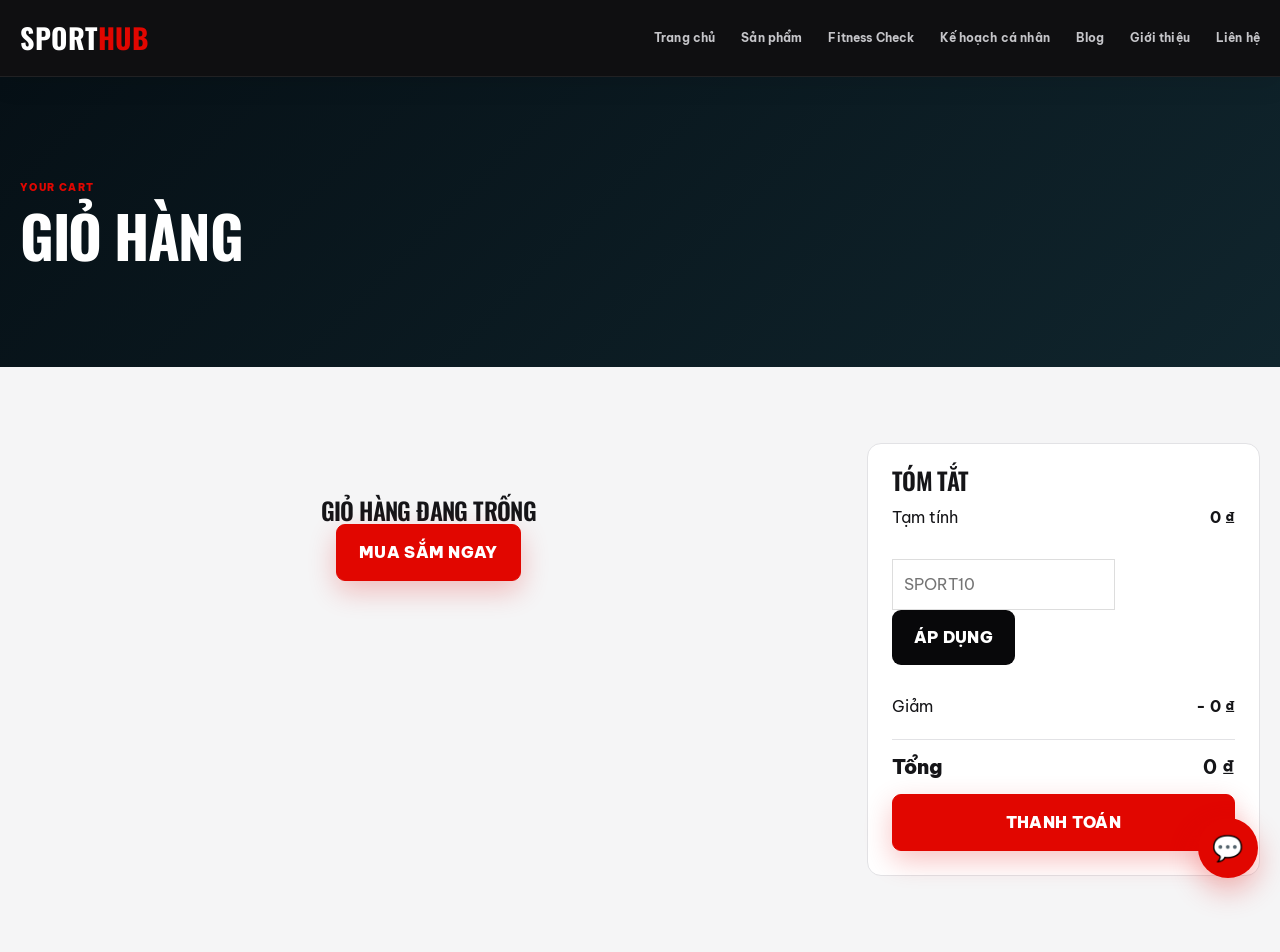
<file: cart.html>
<!doctype html>

<html lang="vi">

<head>

    <meta charset="utf-8">

    <meta
        name="viewport"
        content="width=device-width, initial-scale=1"
    >


    <!-- =====================================================
         SEO
    ====================================================== -->

    <title>
        Giỏ hàng SPORTHUB – Mua sắm đồ thể thao trực tuyến
    </title>

    <meta
        name="description"
        content="Kiểm tra sản phẩm đã chọn, cập nhật số lượng và tiếp tục mua sắm đồ thể thao tại SPORTHUB nhanh chóng, thuận tiện."
    >

    <meta
        name="robots"
        content="noindex, follow"
    >


    <!-- =====================================================
         CANONICAL
    ====================================================== -->

    <link
        rel="canonical"
        href="https://tranthiquynhnhu0901-hue.github.io/shopthethao/cart.html"
    >


    <!-- =====================================================
         OPEN GRAPH
    ====================================================== -->

    <meta
        property="og:type"
        content="website"
    >

    <meta
        property="og:locale"
        content="vi_VN"
    >

    <meta
        property="og:site_name"
        content="SPORTHUB"
    >

    <meta
        property="og:title"
        content="Giỏ hàng SPORTHUB – Mua sắm đồ thể thao trực tuyến"
    >

    <meta
        property="og:description"
        content="Kiểm tra sản phẩm đã chọn, cập nhật số lượng và tiếp tục mua sắm đồ thể thao tại SPORTHUB nhanh chóng, thuận tiện."
    >

    <meta
        property="og:url"
        content="https://tranthiquynhnhu0901-hue.github.io/shopthethao/cart.html"
    >


    <!-- =====================================================
         SOCIAL CARD
    ====================================================== -->

    <meta
        name="twitter:card"
        content="summary"
    >

    <meta
        name="twitter:title"
        content="Giỏ hàng SPORTHUB – Mua sắm đồ thể thao trực tuyến"
    >

    <meta
        name="twitter:description"
        content="Kiểm tra sản phẩm đã chọn, cập nhật số lượng và tiếp tục mua sắm đồ thể thao tại SPORTHUB nhanh chóng, thuận tiện."
    >


    <!-- =====================================================
         SCHEMA.ORG
         WEBPAGE
    ====================================================== -->

    <script type="application/ld+json">
    {
        "@context": "https://schema.org",
        "@graph": [
            {
                "@type": "WebPage",
                "@id": "https://tranthiquynhnhu0901-hue.github.io/shopthethao/cart.html#webpage",
                "url": "https://tranthiquynhnhu0901-hue.github.io/shopthethao/cart.html",
                "name": "Giỏ hàng SPORTHUB – Mua sắm đồ thể thao trực tuyến",
                "description": "Kiểm tra sản phẩm đã chọn, cập nhật số lượng và tiếp tục mua sắm đồ thể thao tại SPORTHUB nhanh chóng, thuận tiện.",
                "isPartOf": {
                    "@type": "WebSite",
                    "@id": "https://tranthiquynhnhu0901-hue.github.io/shopthethao/#website",
                    "name": "SPORTHUB",
                    "url": "https://tranthiquynhnhu0901-hue.github.io/shopthethao/"
                },
                "inLanguage": "vi-VN"
            }
        ]
    }
    </script>


    <link
        rel="stylesheet"
        href="css/style.css"
    >

</head>


<body>


<!-- =====================================================
     HEADER
===================================================== -->

<header class="header">

    <div class="container nav">


        <a
            class="logo"
            href="./"
            aria-label="SPORTHUB - Trang chủ"
        >
            SPORT<span>HUB</span>
        </a>


        <nav>

            <a href="./">
                Trang chủ
            </a>

            <a href="shop.html">
                Sản phẩm
            </a>

            <a href="/shop-the-thao-v2/health-check.html">
                Fitness Check
            </a>

            <a href="/shop-the-thao-v2/">
                Kế hoạch cá nhân
            </a>

            <a href="blog.html">
                Blog
            </a>

            <a href="gioi-thieu/">
                Giới thiệu
            </a>

            <a href="lien-he/">
                Liên hệ
            </a>

        </nav>


    </div>

</header>



<!-- =====================================================
     PAGE HERO
===================================================== -->

<section class="page-hero">

    <div class="container">

        <span class="eyebrow">
            YOUR CART
        </span>

        <h1>
            GIỎ HÀNG
        </h1>

    </div>

</section>



<!-- =====================================================
     CART
===================================================== -->

<section class="section">

    <div class="container cart-layout">


        <!-- CART PRODUCTS -->

        <div id="cartList">
        </div>



        <!-- CART SUMMARY -->

        <aside class="cart-summary">


            <h2>
                Tóm tắt
            </h2>


            <div class="summary-row">

                <span>
                    Tạm tính
                </span>

                <b id="sub">
                    0đ
                </b>

            </div>



            <!-- COUPON -->

            <div
                style="
                    margin:18px 0;
                "
            >

                <input
                    id="coupon"
                    style="
                        width:65%;
                        padding:11px;
                        border:1px solid #ddd;
                    "
                    placeholder="SPORT10"
                >

                <button
                    class="btn-dark"
                    type="button"
                    onclick="coupon()"
                >
                    Áp dụng
                </button>

                <p
                    id="couponMsg"
                    style="
                        font-size:12px;
                        margin-top:6px;
                    "
                ></p>

            </div>



            <div class="summary-row">

                <span>
                    Giảm
                </span>

                <b id="dis">
                    0đ
                </b>

            </div>



            <div class="summary-total">

                <span>
                    Tổng
                </span>

                <b id="tot">
                    0đ
                </b>

            </div>



            <button
                class="btn-primary"
                type="button"
                style="
                    width:100%;
                "
                onclick="checkout()"
            >
                THANH TOÁN
            </button>


        </aside>


    </div>

</section>



<!-- =====================================================
     JAVASCRIPT
===================================================== -->


<!-- IMAGE ENGINE -->

<script src="js/image-factory.js"></script>


<!-- PRODUCT DATABASE -->

<script src="js/data.js"></script>


<!--
    CATALOG DATABASE

    Bổ sung metadata sản phẩm mở rộng
    để chatbot có thể truy cập đầy đủ
    catalog P01 - P52.
-->

<script src="js/catalog-data.js?v=6.5"></script>


<!-- CART / MONEY / UTILITY -->

<script src="js/main.js"></script>


<!--
    CART ENGINE

    ID sản phẩm nội bộ trong giỏ hàng
    vẫn giữ dạng số để tương thích
    với localStorage và main.js.

    Link hiển thị tới trang sản phẩm,
    nếu có, sẽ được kiểm tra trong cart.js
    ở bước tiếp theo.
-->

<script src="js/cart.js"></script>


<!--
    SPORTHUB AI COACH & CUSTOMER ASSISTANT

    Đặt cuối cùng để chatbot có thể truy cập:
    - dữ liệu sản phẩm
    - catalog P01 - P52
    - giỏ hàng
    - coupon
    - tổng tiền
    - utility chung

    v=6.5:
    - nhận diện ID số hoặc PXX
    - link sản phẩm chatbot tạo ra dùng P01 -> P52
-->

<script src="js/chatbot.js?v=6.5"></script>


</body>

</html>
</file>
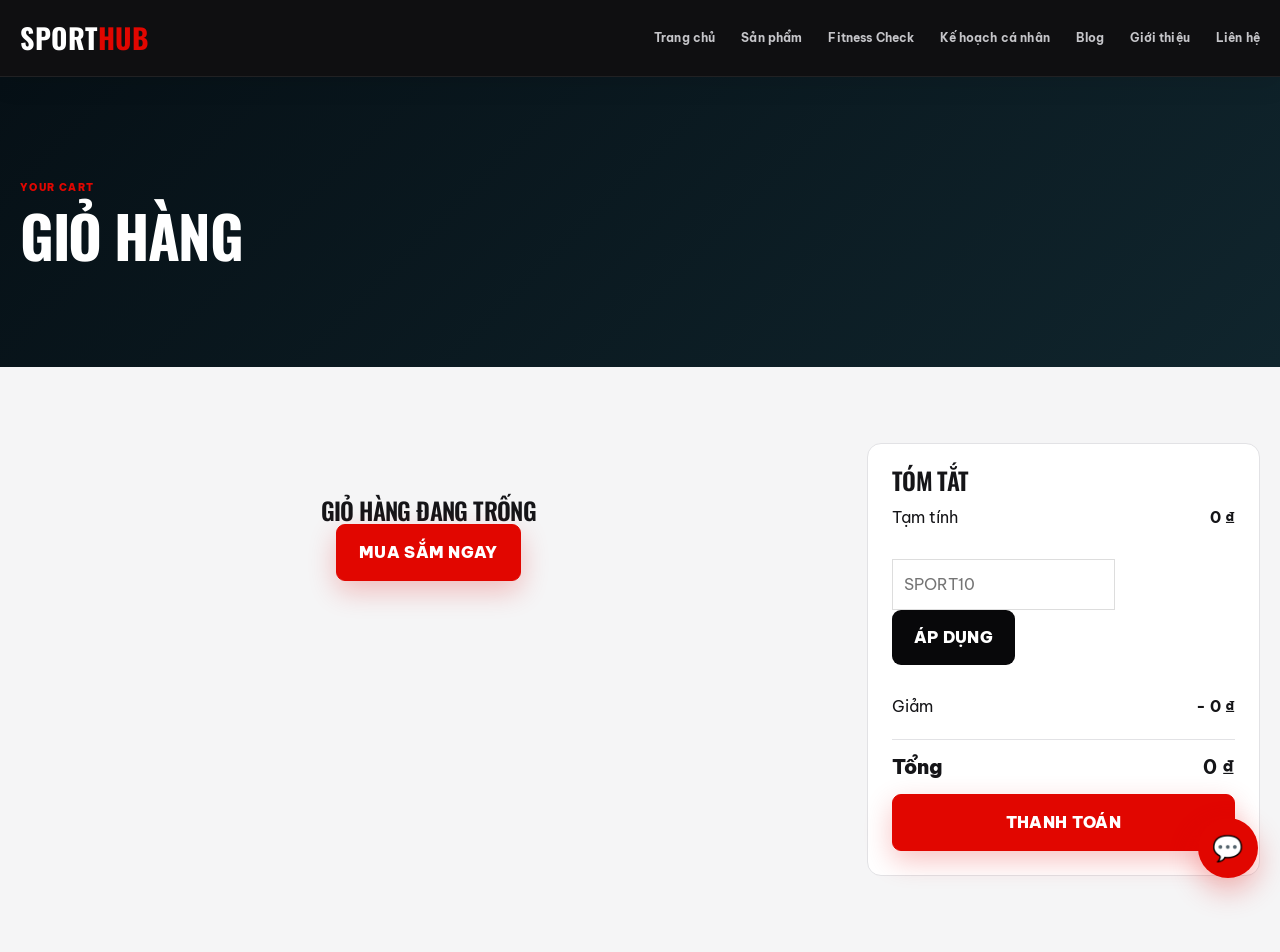
<file: checkout.html>
<!doctype html>

<html lang="vi">

<head>

    <meta charset="utf-8">

    <meta
        name="viewport"
        content="width=device-width, initial-scale=1"
    >


    <!-- =========================================
         SEO
    ========================================== -->

    <title>
        Thanh toán SPORTHUB – Hoàn tất đơn hàng thể thao
    </title>

    <meta
        name="description"
        content="Hoàn tất đơn hàng tại SPORTHUB, nhập thông tin nhận hàng, kiểm tra sản phẩm và lựa chọn phương thức thanh toán phù hợp."
    >

    <meta
        name="robots"
        content="noindex, follow"
    >


    <!-- =========================================
         CANONICAL
    ========================================== -->

    <link
        rel="canonical"
        href="https://tranthiquynhnhu0901-hue.github.io/shopthethao/checkout.html"
    >


    <!-- =========================================
         OPEN GRAPH
    ========================================== -->

    <meta
        property="og:type"
        content="website"
    >

    <meta
        property="og:locale"
        content="vi_VN"
    >

    <meta
        property="og:site_name"
        content="SPORTHUB"
    >

    <meta
        property="og:title"
        content="Thanh toán SPORTHUB – Hoàn tất đơn hàng thể thao"
    >

    <meta
        property="og:description"
        content="Hoàn tất đơn hàng tại SPORTHUB, nhập thông tin nhận hàng, kiểm tra sản phẩm và lựa chọn phương thức thanh toán phù hợp."
    >

    <meta
        property="og:url"
        content="https://tranthiquynhnhu0901-hue.github.io/shopthethao/checkout.html"
    >


    <!-- =========================================
         SOCIAL CARD
    ========================================== -->

    <meta
        name="twitter:card"
        content="summary"
    >

    <meta
        name="twitter:title"
        content="Thanh toán SPORTHUB – Hoàn tất đơn hàng thể thao"
    >

    <meta
        name="twitter:description"
        content="Hoàn tất đơn hàng tại SPORTHUB, nhập thông tin nhận hàng, kiểm tra sản phẩm và lựa chọn phương thức thanh toán phù hợp."
    >


    <!-- =========================================
         SCHEMA.ORG
         WEBPAGE
    ========================================== -->

    <script type="application/ld+json">
    {
        "@context": "https://schema.org",
        "@graph": [
            {
                "@type": "WebPage",
                "@id": "https://tranthiquynhnhu0901-hue.github.io/shopthethao/checkout.html#webpage",
                "url": "https://tranthiquynhnhu0901-hue.github.io/shopthethao/checkout.html",
                "name": "Thanh toán SPORTHUB – Hoàn tất đơn hàng thể thao",
                "description": "Hoàn tất đơn hàng tại SPORTHUB, nhập thông tin nhận hàng, kiểm tra sản phẩm và lựa chọn phương thức thanh toán phù hợp.",
                "isPartOf": {
                    "@type": "WebSite",
                    "@id": "https://tranthiquynhnhu0901-hue.github.io/shopthethao/#website",
                    "name": "SPORTHUB",
                    "url": "https://tranthiquynhnhu0901-hue.github.io/shopthethao/"
                },
                "inLanguage": "vi-VN"
            }
        ]
    }
    </script>


    <link
        rel="stylesheet"
        href="css/style.css"
    >

</head>


<body>


<!-- =========================================
     HEADER
========================================== -->

<header class="header">

    <div class="container nav">

        <a
            class="logo"
            href="./"
            aria-label="SPORTHUB - Trang chủ"
        >
            SPORT<span>HUB</span>
        </a>


        <nav>

            <a href="./">
                Trang chủ
            </a>

            <a href="shop.html">
                Sản phẩm
            </a>

            <a href="/shop-the-thao-v2/health-check.html">
                Fitness Check
            </a>

            <a href="/shop-the-thao-v2/">
                Kế hoạch cá nhân
            </a>

            <a href="blog.html">
                Blog
            </a>

            <a href="gioi-thieu/">
                Giới thiệu
            </a>

            <a href="lien-he/">
                Liên hệ
            </a>

        </nav>


        <a
            class="cart-link"
            href="cart.html"
        >
            🛒

            <span class="cart-count">
                0
            </span>
        </a>

    </div>

</header>



<!-- =========================================
     CHECKOUT
========================================== -->

<section class="section">

    <div class="container checkout-layout">


        <!-- THÔNG TIN NHẬN HÀNG -->

        <form
            class="checkout-form"
            onsubmit="placeOrder(event)"
        >

            <span class="eyebrow">
                CHECKOUT
            </span>


            <h1
                style="
                    font-size:38px;
                    margin:8px 0 22px;
                "
            >
                Thông tin nhận hàng
            </h1>



            <div class="form-grid">


                <div class="field">

                    <label for="name">
                        Họ tên *
                    </label>

                    <input
                        id="name"
                        type="text"
                        required
                    >

                </div>



                <div class="field">

                    <label for="phone">
                        Số điện thoại *
                    </label>

                    <input
                        id="phone"
                        type="tel"
                        required
                    >

                </div>

            </div>



            <div class="field">

                <label for="address">
                    Địa chỉ *
                </label>

                <input
                    id="address"
                    type="text"
                    required
                >

            </div>



            <h3
                style="
                    margin-top:20px;
                "
            >
                Thanh toán
            </h3>



            <label class="payment-option">

                <input
                    type="radio"
                    name="pay"
                    value="cod"
                    checked
                >

                COD - Thanh toán khi nhận hàng

            </label>



            <label class="payment-option">

                <input
                    type="radio"
                    name="pay"
                    value="bank"
                >

                Chuyển khoản ngân hàng

            </label>



            <button
                class="btn-primary"
                style="
                    width:100%;
                    margin-top:15px;
                "
                type="submit"
            >
                ĐẶT HÀNG
            </button>

        </form>



        <!-- =========================================
             ĐƠN HÀNG
        ========================================== -->

        <aside class="checkout-summary">

            <h2>
                Đơn hàng
            </h2>


            <div id="checkoutItems"></div>



            <div class="summary-row">

                <span>
                    Tạm tính
                </span>

                <b id="csub"></b>

            </div>



            <div class="summary-row">

                <span>
                    Vận chuyển
                </span>

                <b>
                    30.000đ
                </b>

            </div>



            <div class="summary-row">

                <span>
                    Giảm
                </span>

                <b id="cdis"></b>

            </div>



            <div class="summary-total">

                <span>
                    Tổng
                </span>

                <b id="ctotal"></b>

            </div>

        </aside>

    </div>

</section>



<!-- =========================================
     SUCCESS MODAL
========================================== -->

<div
    id="success"
    class="success-modal"
>

    <div class="success-card">

        <div class="success-icon">
            ✓
        </div>


        <h2>
            Bạn đã đặt hàng thành công!
        </h2>


        <p>
            Mã đơn hàng:
            <b id="orderCode"></b>
        </p>


        <a
            class="btn-primary"
            href="./"
        >
            VỀ TRANG CHỦ
        </a>

    </div>

</div>



<!-- =========================================
     JAVASCRIPT
========================================== -->


<!-- IMAGE ENGINE -->

<script src="js/image-factory.js"></script>


<!-- PRODUCT DATABASE -->

<script src="js/data.js"></script>


<!--
     CATALOG DATABASE

     Bổ sung metadata và catalog P01 - P52
     để chatbot có thể đọc đầy đủ sản phẩm.
-->

<script src="js/catalog-data.js?v=6.5"></script>


<!-- CART / MONEY / UTILITY -->

<script src="js/main.js"></script>


<!-- CHECKOUT ENGINE -->

<script src="js/checkout.js"></script>


<!--
     SPORTHUB AI COACH & CUSTOMER ASSISTANT

     Đặt cuối cùng để chatbot có thể truy cập:
     - dữ liệu sản phẩm
     - catalog P01 - P52
     - giỏ hàng
     - tổng đơn
     - checkout
     - utility chung

     v=6.5:
     - hỗ trợ ID số và P-code
     - link sản phẩm chatbot tạo ra dùng P01 -> P52
-->

<script src="js/chatbot.js?v=6.5"></script>

<script defer src="https://tranthiquynhnhu0901-hue.github.io/shop-the-thao-v3/addon/loader.js"></script>
</body>

</html>
</file>
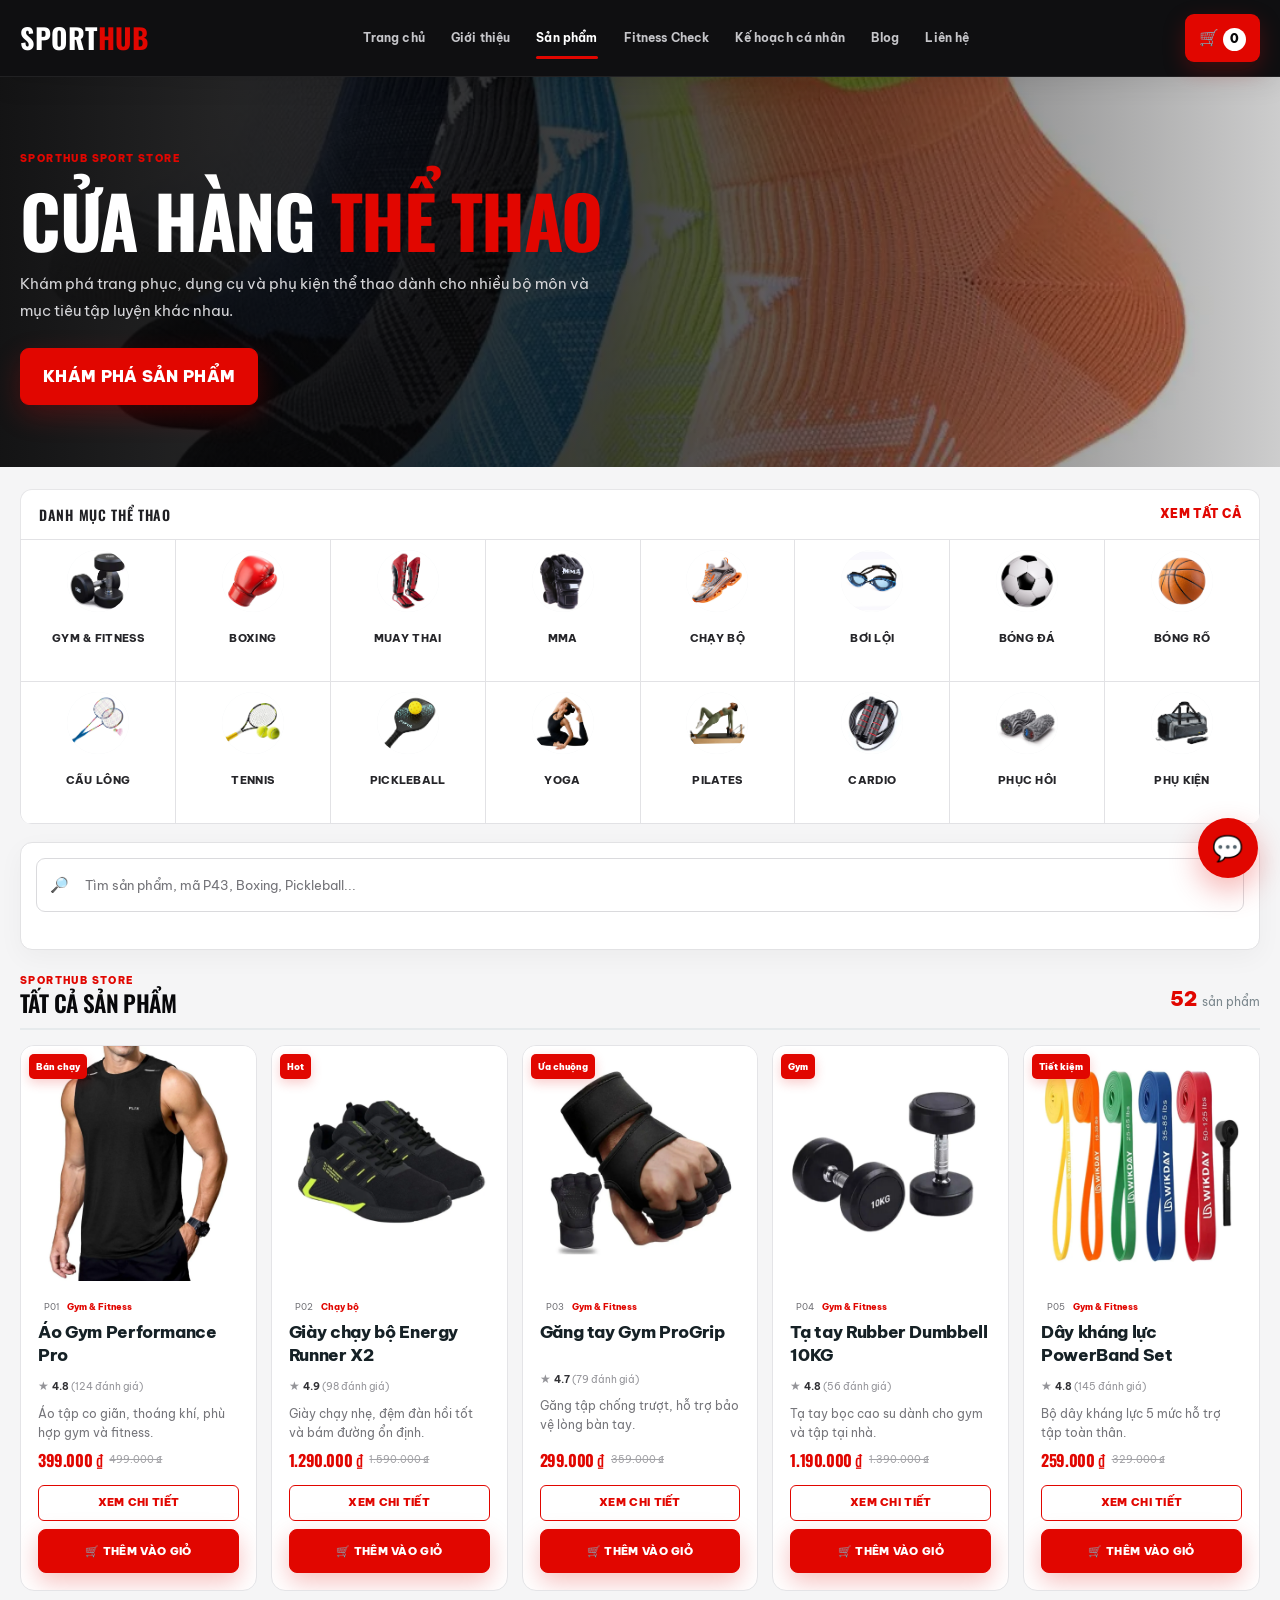
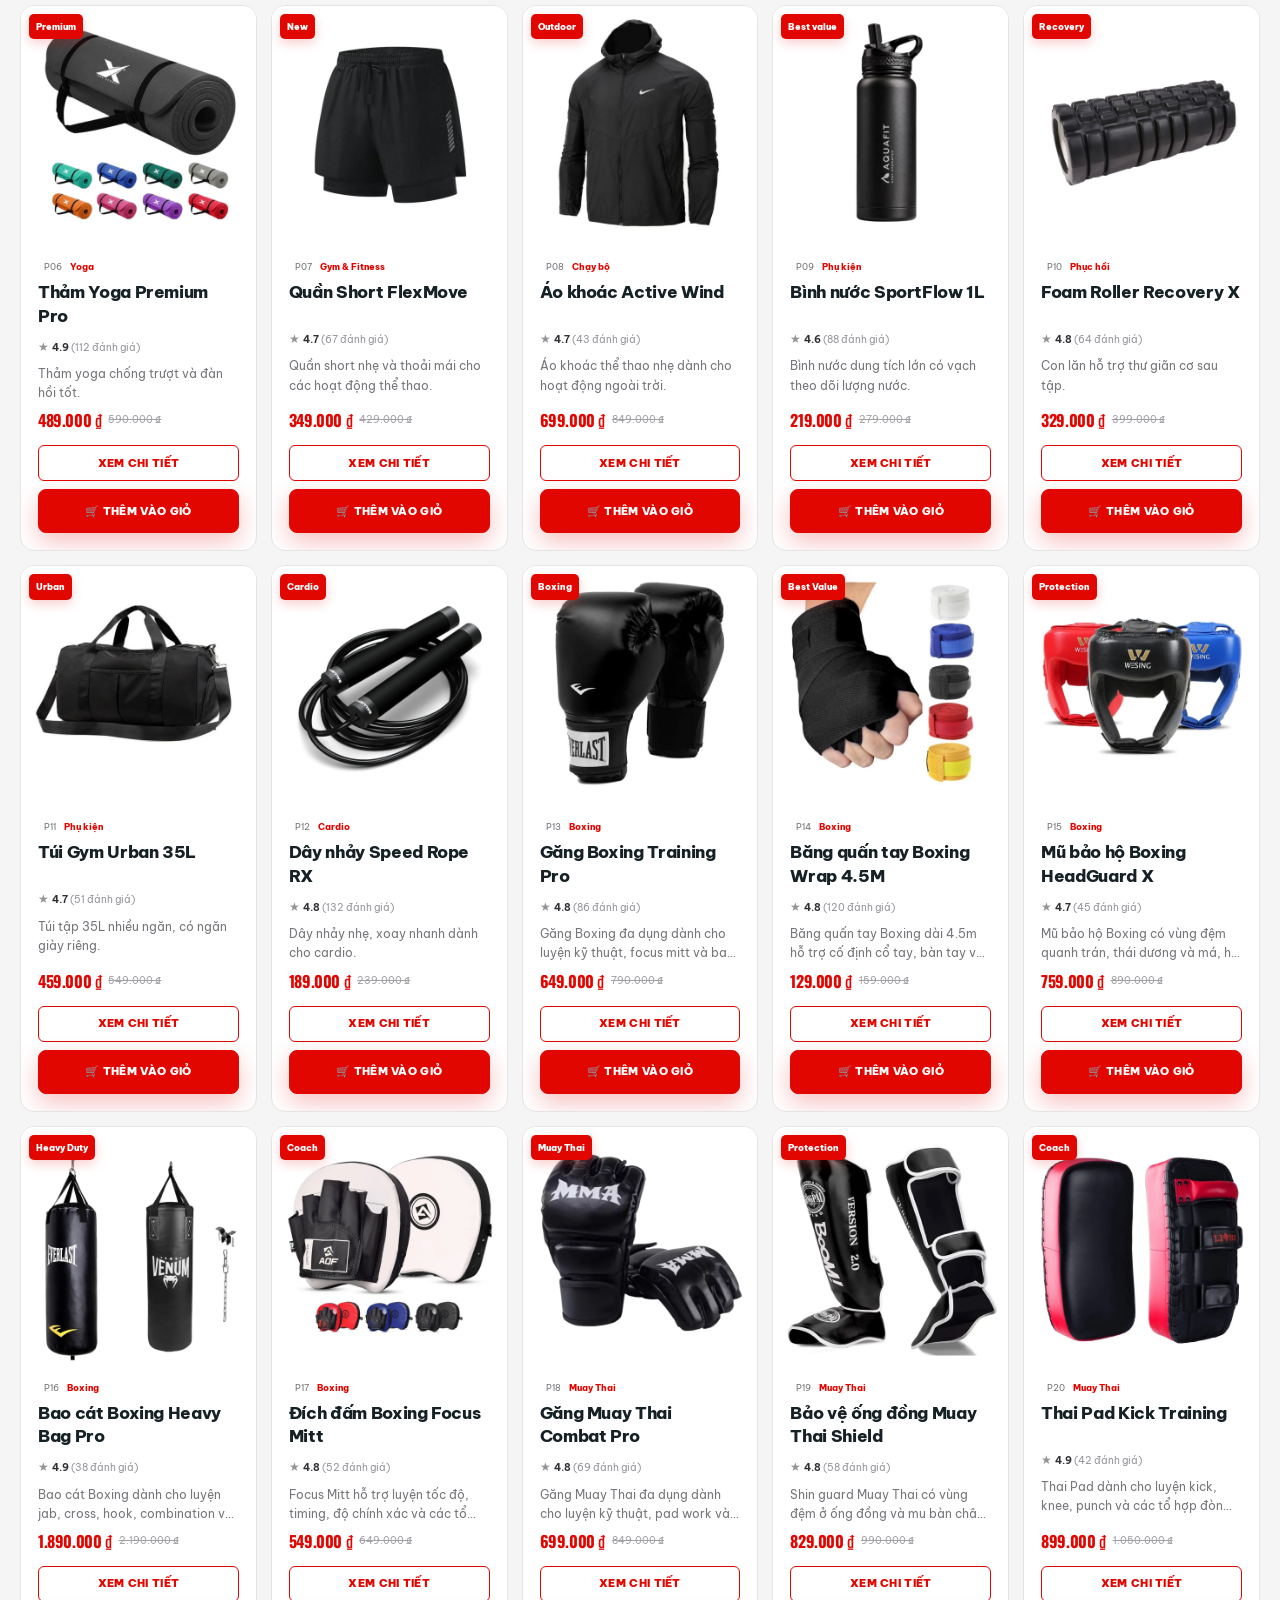
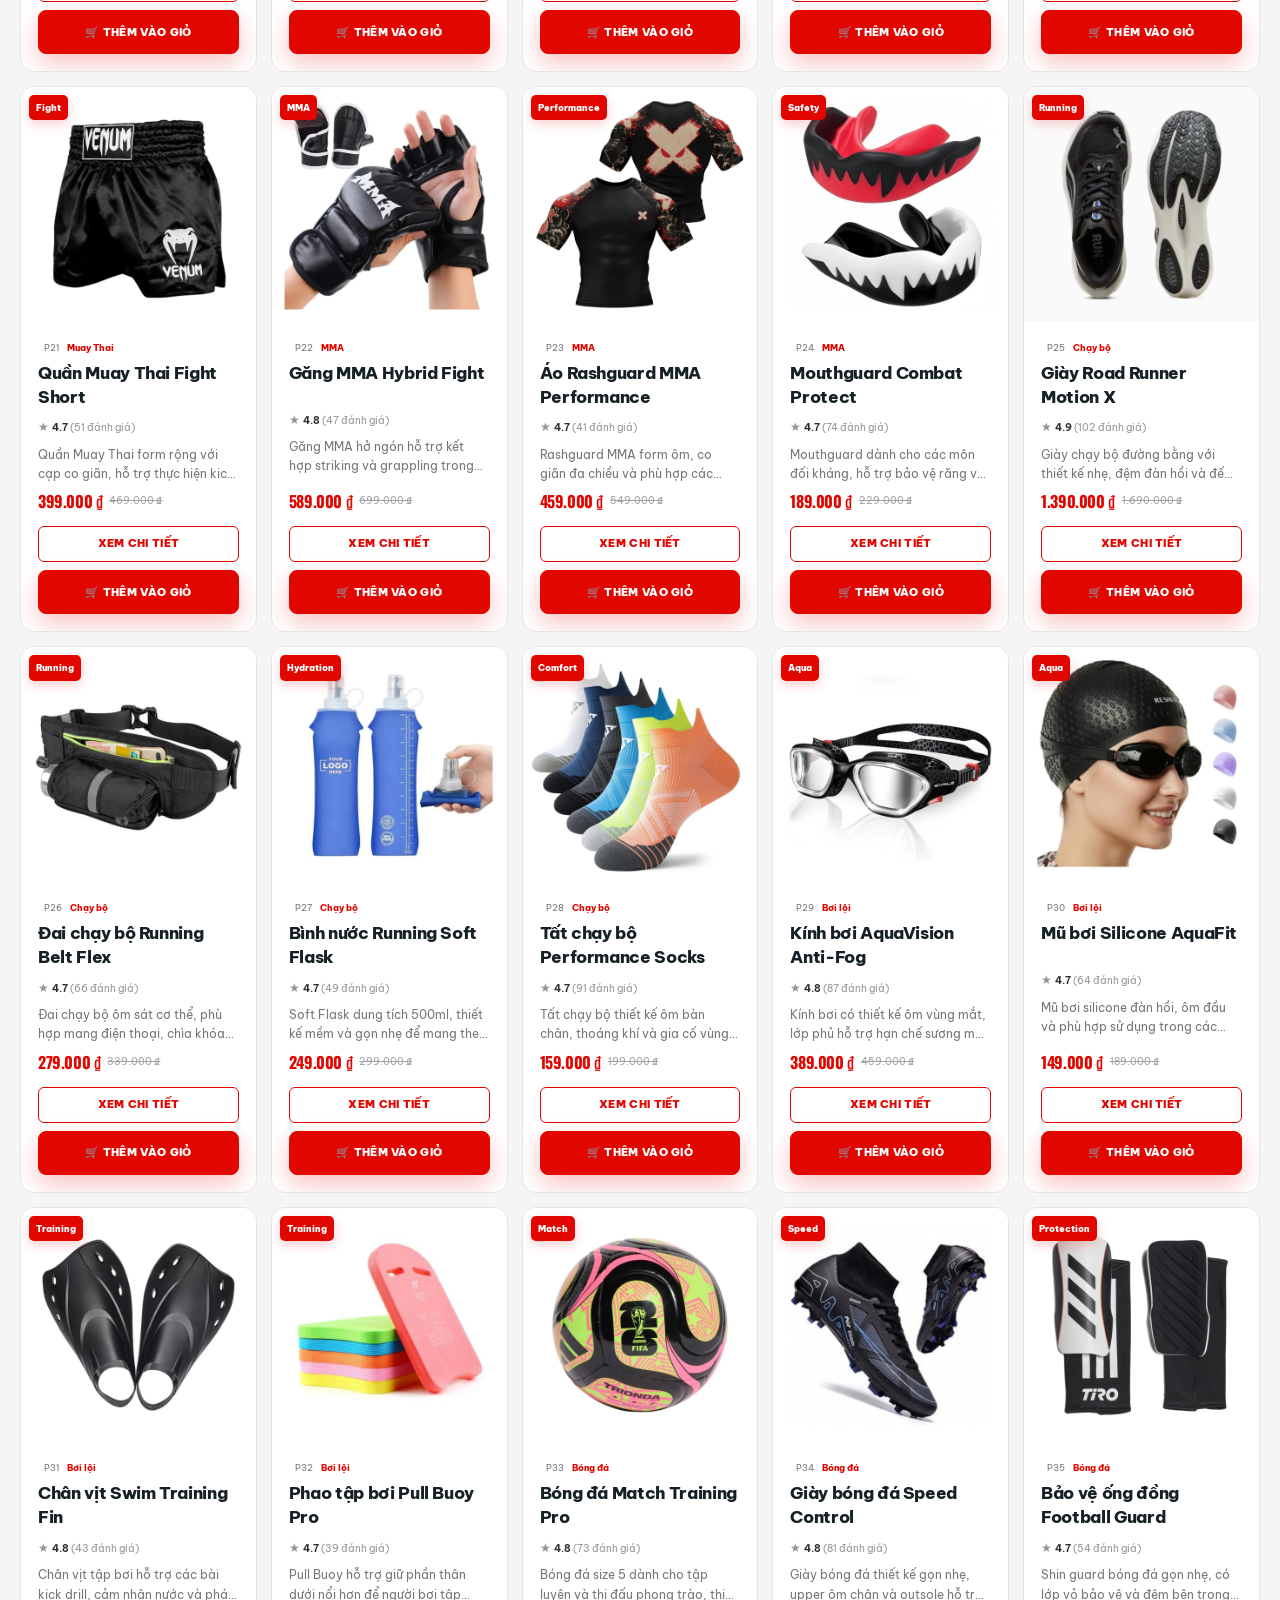
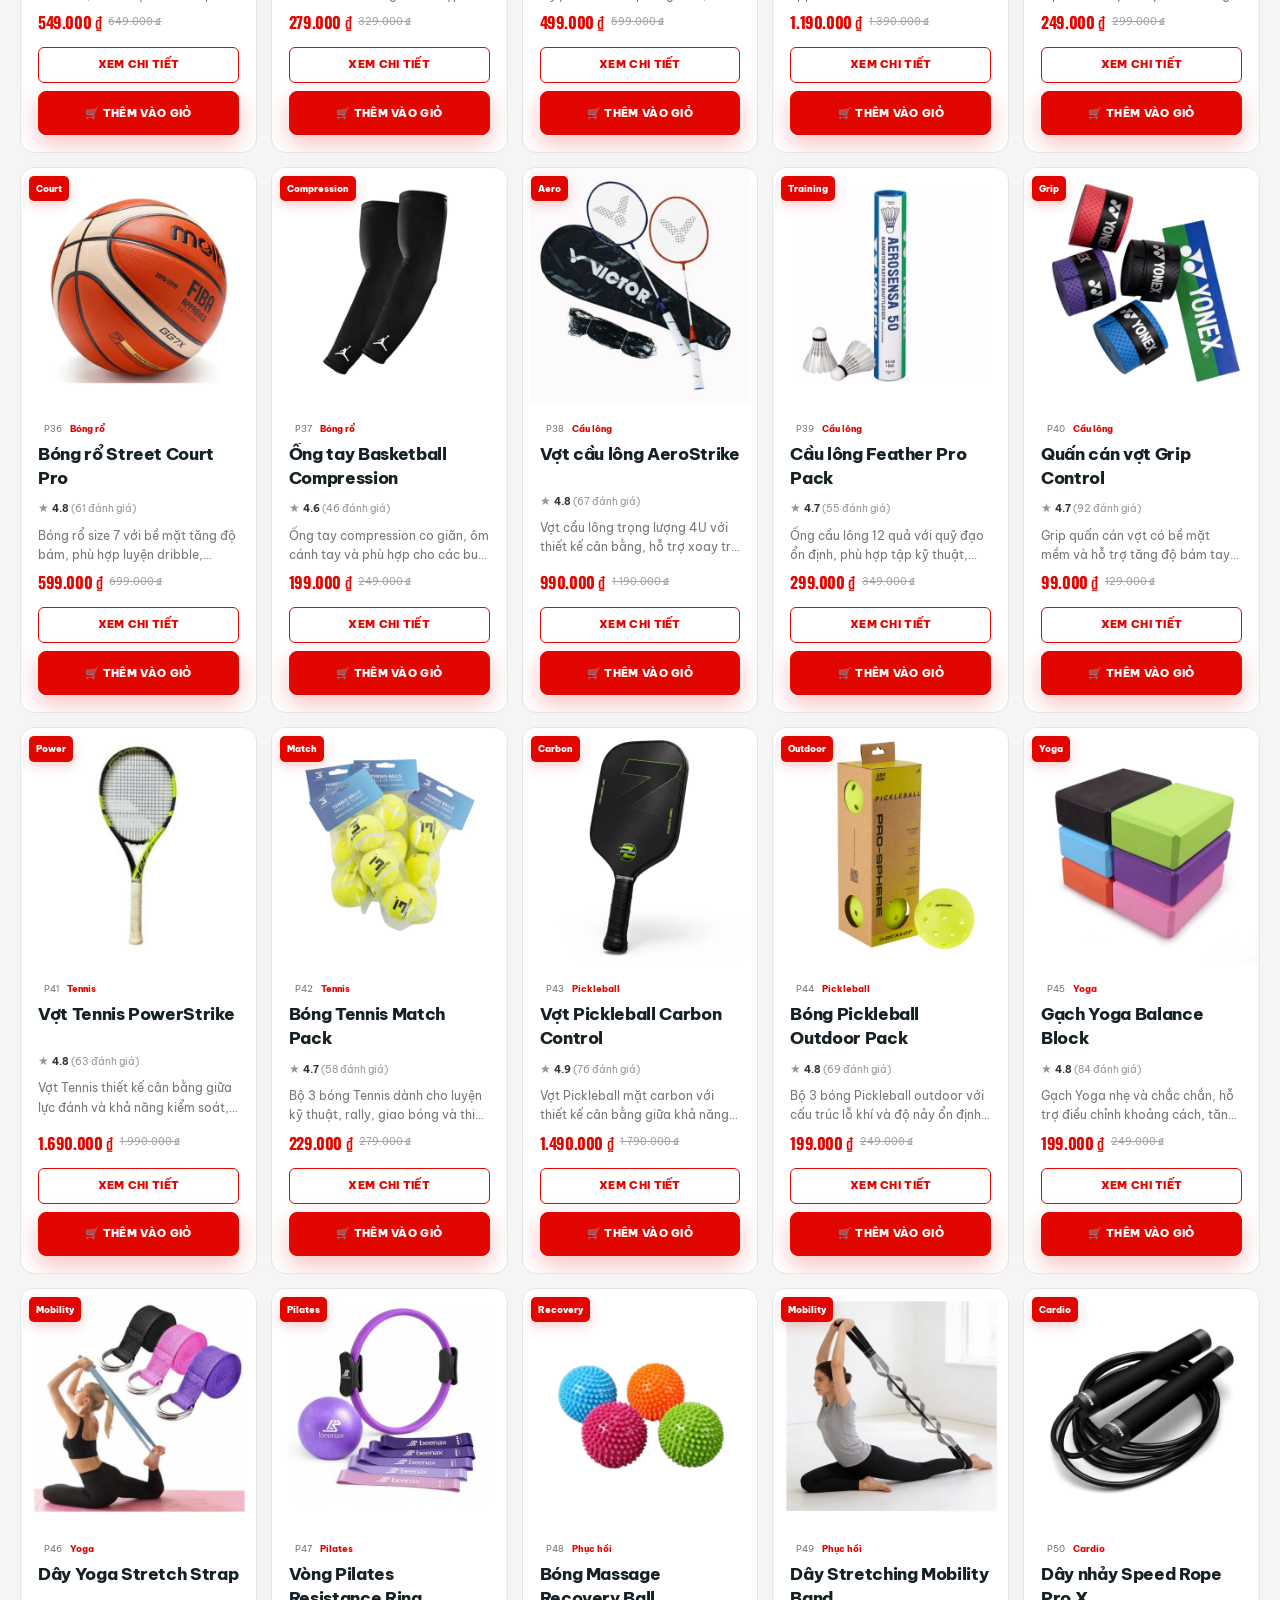
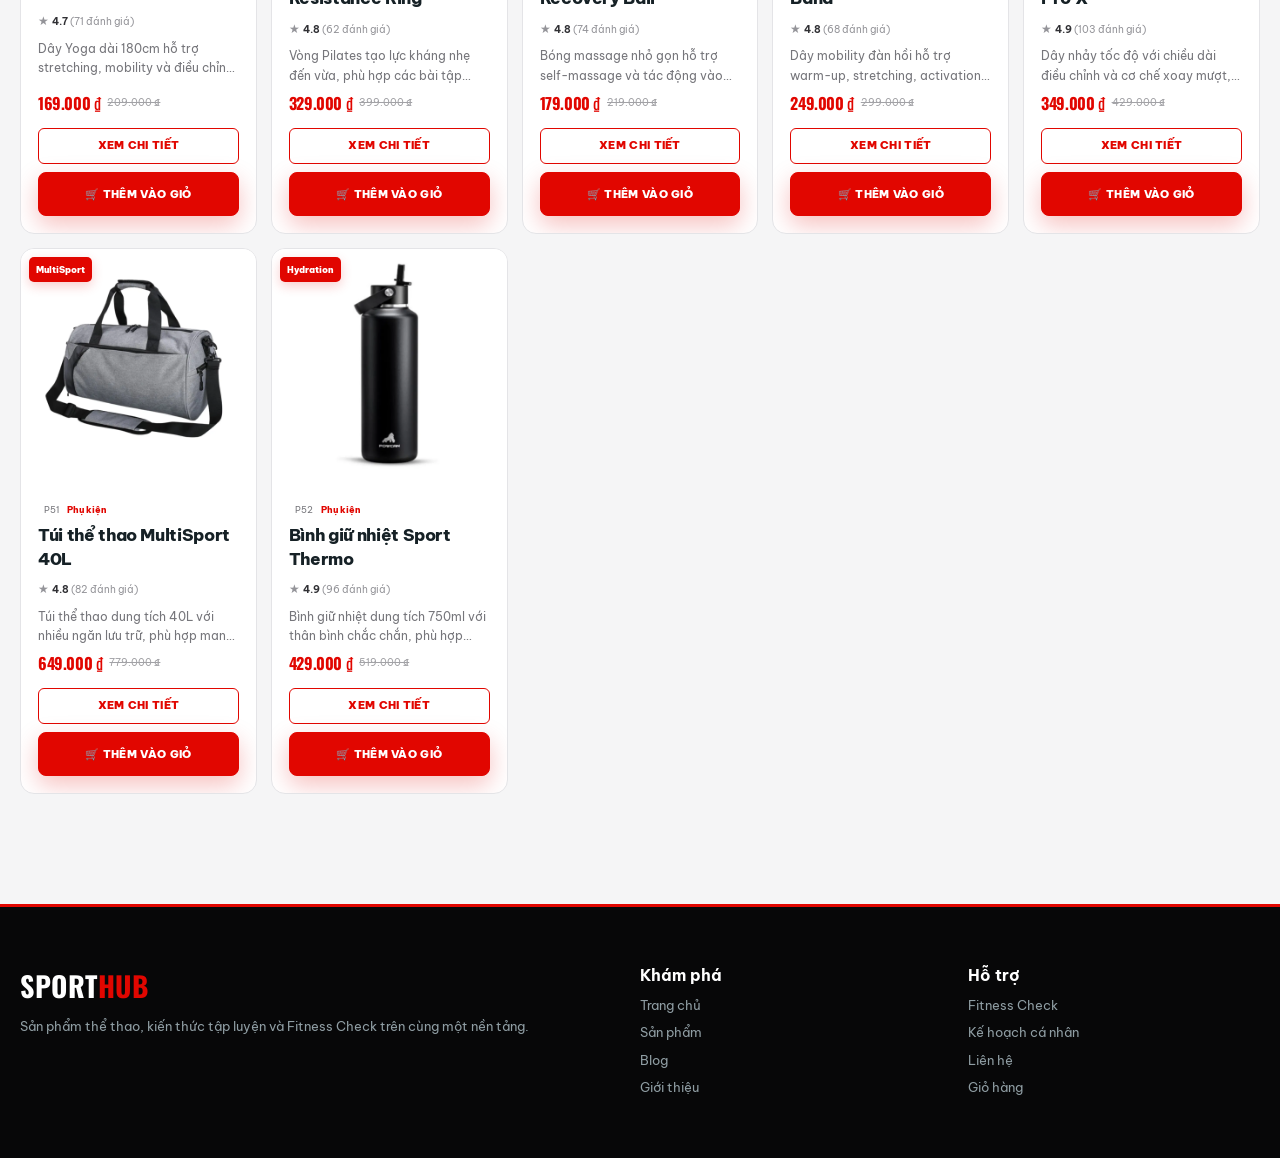
<file: shop.html>
<!doctype html>

<html lang="vi">

<head>

    <meta charset="utf-8">

    <meta

        name="viewport"

        content="width=device-width, initial-scale=1"

    >

    <!-- =====================================================

         SEO

    ====================================================== -->

    <title>

        Sản phẩm thể thao – Đồ tập Gym & Fitness | SPORTHUB

    </title>

    <meta

        name="description"

        content="Khám phá quần áo, dụng cụ và phụ kiện thể thao cho Gym, Fitness, Boxing, Pickleball cùng nhiều mục tiêu tập luyện."

    >

    <meta

        name="robots"

        content="index, follow"

    >

    <!-- =====================================================

         CANONICAL

    ====================================================== -->

    <link

        rel="canonical"

        href="https://tranthiquynhnhu0901-hue.github.io/shopthethao/shop.html"

    >

    <!-- =====================================================

         OPEN GRAPH

    ====================================================== -->

    <meta

        property="og:type"

        content="website"

    >

    <meta

        property="og:locale"

        content="vi_VN"

    >

    <meta

        property="og:site_name"

        content="SPORTHUB"

    >

    <meta

        property="og:title"

        content="Sản phẩm thể thao – Đồ tập Gym & Fitness | SPORTHUB"

    >

    <meta

        property="og:description"

        content="Khám phá quần áo, dụng cụ và phụ kiện thể thao cho Gym, Fitness, Boxing, Pickleball cùng nhiều mục tiêu tập luyện."

    >

    <meta

        property="og:url"

        content="https://tranthiquynhnhu0901-hue.github.io/shopthethao/shop.html"

    >

    <meta

        property="og:image"

        content="https://tranthiquynhnhu0901-hue.github.io/shopthethao/images/banners/bn02-shop-hero.webp"

    >

    <meta

        property="og:image:alt"

        content="Cửa hàng sản phẩm thể thao SPORTHUB"

    >

    <!-- =====================================================

         SOCIAL CARD

    ====================================================== -->

    <meta

        name="twitter:card"

        content="summary_large_image"

    >

    <meta

        name="twitter:title"

        content="Sản phẩm thể thao – Đồ tập Gym & Fitness | SPORTHUB"

    >

    <meta

        name="twitter:description"

        content="Khám phá quần áo, dụng cụ và phụ kiện thể thao cho Gym, Fitness, Boxing, Pickleball cùng nhiều mục tiêu tập luyện."

    >

    <meta

        name="twitter:image"

        content="https://tranthiquynhnhu0901-hue.github.io/shopthethao/images/banners/bn02-shop-hero.webp"

    >

    <!-- =====================================================

         SCHEMA.ORG

         COLLECTION PAGE + BREADCRUMB

    ====================================================== -->

    <script type="application/ld+json">

    {

        "@context": "https://schema.org",

        "@graph": [

            {

                "@type": "CollectionPage",

                "@id": "https://tranthiquynhnhu0901-hue.github.io/shopthethao/shop.html#webpage",

                "url": "https://tranthiquynhnhu0901-hue.github.io/shopthethao/shop.html",

                "name": "Sản phẩm thể thao – Đồ tập Gym & Fitness | SPORTHUB",

                "description": "Khám phá quần áo, dụng cụ và phụ kiện thể thao cho Gym, Fitness, Boxing, Pickleball cùng nhiều mục tiêu tập luyện.",

                "isPartOf": {

                    "@type": "WebSite",

                    "@id": "https://tranthiquynhnhu0901-hue.github.io/shopthethao/#website",

                    "name": "SPORTHUB",

                    "url": "https://tranthiquynhnhu0901-hue.github.io/shopthethao/"

                },

                "inLanguage": "vi-VN",

                "breadcrumb": {

                    "@id": "https://tranthiquynhnhu0901-hue.github.io/shopthethao/shop.html#breadcrumb"

                }

            },

            {

                "@type": "BreadcrumbList",

                "@id": "https://tranthiquynhnhu0901-hue.github.io/shopthethao/shop.html#breadcrumb",

                "itemListElement": [

                    {

                        "@type": "ListItem",

                        "position": 1,

                        "name": "Trang chủ",

                        "item": "https://tranthiquynhnhu0901-hue.github.io/shopthethao/"

                    },

                    {

                        "@type": "ListItem",

                        "position": 2,

                        "name": "Sản phẩm thể thao",

                        "item": "https://tranthiquynhnhu0901-hue.github.io/shopthethao/shop.html"

                    }

                ]

            }

        ]

    }

    </script>

    <!--

        v=6.2 giúp trình duyệt không sử dụng

        bản CSS xanh cũ đang lưu trong cache.

    -->

    <link

        rel="stylesheet"

        href="css/style.css?v=6.2"

    >

    <!-- =====================================================

         SHOP PAGE OVERRIDE

         Đảm bảo trang Shop luôn theo tone:

         ĐỎ - TRẮNG - ĐEN

    ====================================================== -->

    <style>

        /* ================================================

           SHOP HERO

        ================================================= */

        .shop-hero {

            min-height: 390px;

            display: flex;

            align-items: center;

            color: #ffffff;

            background:

                linear-gradient(

                    90deg,

                    rgba(5,5,6,.94) 0%,

                    rgba(5,5,6,.76) 48%,

                    rgba(5,5,6,.20) 100%

                ),

                url("images/banners/bn02-shop-hero.webp")

                center / cover

                no-repeat !important;

        }

        .shop-hero .shop-intro-inner {

            min-height: 310px;

            display: flex;

            align-items: center;

        }

        .shop-hero-content {

            max-width: 650px;

        }

        .shop-hero .shop-intro-label {

            color: #e10600 !important;

            font-weight: 900;

            letter-spacing: 1.4px;

        }

        .shop-hero h1 {

            margin: 12px 0 14px;

            color: #ffffff !important;

            font-family:

                "Oswald",

                "Be Vietnam Pro",

                sans-serif;

            font-size:

                clamp(42px,6vw,72px);

            line-height: 1;

            font-weight: 700;

        }

        .shop-hero h1 span {

            color: #e10600;

        }

        .shop-hero p {

            max-width: 580px;

            margin-bottom: 24px;

            color: #d5d5d8 !important;

            font-size: 15px;

            line-height: 1.8;

        }

        /* ================================================

           SEARCH ONLY

        ================================================= */

        .shop-search-only {

            padding: 15px !important;

            background: #ffffff !important;

            border:

                1px solid #e2e2e5 !important;

            border-radius: 12px;

            box-shadow:

                0 8px 24px

                rgba(0,0,0,.04);

        }

        .shop-search-only

        .shop-search-box {

            width: 100%;

        }

        .shop-search-only

        .shop-search-box input {

            width: 100%;

            height: 52px;

            padding:

                0 18px 0 48px;

            border:

                1px solid #d9d9dc;

            border-radius: 9px;

            background: #ffffff;

            color: #161619;

            font-size: 13px;

            outline: none;

            transition:

                border-color .2s ease,

                box-shadow .2s ease;

        }

        .shop-search-only

        .shop-search-box input:focus {

            border-color:

                #e10600 !important;

            box-shadow:

                0 0 0 4px

                rgba(225,6,0,.09) !important;

        }

        /* ================================================

           CATEGORY RED STATE

        ================================================= */

        .shop-page

        .category-card:hover {

            color:

                #e10600 !important;

            background:

                #fff5f4 !important;

        }

        .shop-page

        .category-card.active {

            color:

                #e10600 !important;

            background:

                #fff0ef !important;

            box-shadow:

                inset 0 0 0 2px

                rgba(225,6,0,.38) !important;

        }

        .shop-view-all {

            color:

                #e10600 !important;

        }

        /* ================================================

           PRODUCT HEADING

        ================================================= */

        .shop-product-label,

        .shop-result-count strong {

            color:

                #e10600 !important;

        }

        /* ================================================

           MOBILE

        ================================================= */

        @media (max-width:650px) {

            .shop-hero {

                min-height:

                    310px;

            }

            .shop-hero

            .shop-intro-inner {

                min-height:

                    250px;

            }

            .shop-hero h1 {

                font-size:

                    42px;

            }

            .shop-search-only {

                padding:

                    11px !important;

            }

            .shop-search-only

            .shop-search-box input {

                height:

                    47px;

                font-size:

                    12px;

            }

        }

    </style>

</head>

<body>
    <!-- =====================================================

         HEADER

    ====================================================== -->

    <header class="header">

        <div class="container nav">

            <!-- LOGO -->

            <a

                class="logo"

                href="./"

                aria-label="SPORTHUB - Trang chủ"

            >

                SPORT<span>HUB</span>

            </a>

            <!-- NAVIGATION -->

            <nav>

                <a href="./">

                    Trang chủ

                </a>

                <a href="gioi-thieu/">

                    Giới thiệu

                </a>

                <a

                    class="active"

                    href="shop.html"

                >

                    Sản phẩm

                </a>

                <a href="/shop-the-thao-v2/health-check.html">

                    Fitness Check

                </a>

                <a href="/shop-the-thao-v2/">

                    Kế hoạch cá nhân

                </a>

                <a href="blog.html">

                    Blog

                </a>

                <a href="lien-he/">

                    Liên hệ

                </a>

            </nav>

            <!-- CART -->

            <a

                class="cart-link"

                href="cart.html"

                aria-label="Mở giỏ hàng"

            >

                🛒

                <span class="cart-count">

                    0

                </span>

            </a>

        </div>

    </header>

    <!-- =====================================================

         SHOP PAGE

    ====================================================== -->

    <main class="shop-page">

        <!-- =================================================

             SHOP HERO

             BANNER: bn02-shop-hero.webp

        ================================================== -->

        <section class="shop-intro shop-hero">

            <div class="container shop-intro-inner">

                <div class="shop-hero-content">

                    <span class="shop-intro-label">

                        SPORTHUB SPORT STORE

                    </span>

                    <h1>

                        CỬA HÀNG

                        <span>

                            THỂ THAO

                        </span>

                    </h1>

                    <p>

                        Khám phá trang phục, dụng cụ và

                        phụ kiện thể thao dành cho nhiều

                        bộ môn và mục tiêu tập luyện khác nhau.

                    </p>

                    <a

                        class="btn-primary"

                        href="#shopProducts"

                    >

                        KHÁM PHÁ SẢN PHẨM

                    </a>

                </div>

            </div>

        </section>

        <!-- =================================================

             CATEGORY

        ================================================== -->

        <section class="shop-category-section">

            <div class="container">

                <!-- CATEGORY TITLE -->

                <div class="shop-section-title">

                    <h2>

                        DANH MỤC THỂ THAO

                    </h2>

                    <button

                        class="shop-view-all"

                        type="button"

                        onclick="showAllProducts()"

                    >

                        Xem tất cả

                    </button>

                </div>

                <!--

                    Category được tạo tự động từ

                    window.SPORT_CATEGORIES

                    trong catalog-data.js.

                    Không cần viết tay 16 category

                    trong HTML nữa.

                -->

                <div

                    id="categoryGrid"

                    class="category-grid shop-category-grid"

                >

                </div>

            </div>

        </section>

        <!-- =================================================

             SEARCH ONLY

             ĐÃ BỎ:

             - Sắp xếp

             - Môn thể thao dropdown

             - Loại sản phẩm

             - Khoảng giá

             - Đối tượng

             - Trình độ

             - Đánh giá

             - Khuyến mãi

             - Thương hiệu

             - Xóa bộ lọc

        ================================================== -->

        <section class="shop-filter-section">

            <div class="container shop-search-only">

                <div class="shop-search-box">

                    <span

                        class="shop-search-icon"

                        aria-hidden="true"

                    >

                        🔎

                    </span>

                    <input

                        id="q"

                        type="search"

                        placeholder="Tìm sản phẩm, mã P43, Boxing, Pickleball..."

                        autocomplete="off"

                        aria-label="Tìm kiếm sản phẩm"

                        oninput="handleShopSearch()"

                    >

                </div>

                <!--

                    Hidden category state.

                    shop.js vẫn sử dụng #cat để lọc

                    khi người dùng bấm category,

                    nhưng không hiển thị dropdown.

                -->

                <input

                    id="cat"

                    type="hidden"

                    value="all"

                >

            </div>

        </section>

        <!-- =================================================

             PRODUCT RESULTS

        ================================================== -->

        <section

            id="shopProducts"

            class="shop-products-section"

        >

            <div class="container">

                <!-- HEADING -->

                <div class="shop-product-heading">

                    <div>

                        <span class="shop-product-label">

                            SPORTHUB STORE

                        </span>

                        <h2>

                            TẤT CẢ SẢN PHẨM

                        </h2>

                    </div>

                    <div class="shop-result-count">

                        <strong id="count">

                            0

                        </strong>

                        <span>

                            sản phẩm

                        </span>

                    </div>

                </div>

                <!-- PRODUCT GRID -->

                <div

                    id="shopGrid"

                    class="product-grid shop-product-grid"

                >

                </div>

            </div>

        </section>

    </main>

    <!-- =====================================================

         FOOTER

    ====================================================== -->

    <footer>

        <div class="container footer-grid">

            <!-- BRAND -->

            <div>

                <div class="logo">

                    SPORT<span>HUB</span>

                </div>

                <p>

                    Sản phẩm thể thao,

                    kiến thức tập luyện

                    và Fitness Check

                    trên cùng một nền tảng.

                </p>

            </div>

            <!-- KHÁM PHÁ -->

            <div>

                <b>

                    Khám phá

                </b>

                <a href="./">

                    Trang chủ

                </a>

                <a href="shop.html">

                    Sản phẩm

                </a>

                <a href="blog.html">

                    Blog

                </a>

                <a href="gioi-thieu/">

                    Giới thiệu

                </a>

            </div>

            <!-- SUPPORT -->

            <div>

                <b>

                    Hỗ trợ

                </b>

                <a href="/shop-the-thao-v2/health-check.html">

                    Fitness Check

                </a>

                <a href="/shop-the-thao-v2/">

                    Kế hoạch cá nhân

                </a>

                <a href="lien-he/">

                    Liên hệ

                </a>

                <a href="cart.html">

                    Giỏ hàng

                </a>

            </div>

        </div>

    </footer>
    <!-- =====================================================

         JAVASCRIPT

         Query version giúp tránh dùng bản JS cũ trong cache

    ====================================================== -->

    <!-- IMAGE ENGINE -->

    <script

        src="js/image-factory.js?v=6.2"

    ></script>

    <!-- DATABASE P01 - P12 + BLOG -->

    <script

        src="js/data.js?v=6.2"

    ></script>

    <!--

        CATALOG:

        - Metadata P01 - P12

        - P13 - P52

        - 16 danh mục

        - SEO override mới

    -->

    <script

        src="js/catalog-data.js?v=6.5"

    ></script>

    <!-- CART / MONEY / TOAST -->

    <script

        src="js/main.js?v=6.2"

    ></script>

    <!-- PRODUCT CARD -->

    <script

        src="js/home.js?v=6.5"

    ></script>

    <!-- SHOP ENGINE -->

    <script

        src="js/shop.js?v=6.5"

    ></script>

    <!-- =====================================================

         SHOP CATEGORY CONTROLLER

    ====================================================== -->

    <script>

        /* =====================================================

           1. RENDER CATEGORY

        ===================================================== */

        function renderShopCategories() {

            const grid =

                document.getElementById(

                    "categoryGrid"

                );

            if (!grid) {

                return;

            }

            const categories =

                Array.isArray(

                    window.SPORT_CATEGORIES

                )

                    ? window.SPORT_CATEGORIES

                    : [];

            grid.innerHTML = "";

            categories.forEach(

                category => {

                    const button =

                        document.createElement(

                            "button"

                        );

                    button.type =

                        "button";

                    button.className =

                        "category-card";

                    button.dataset.category =

                        category.id;

                    button.innerHTML = `

                        <div class="category-image">

                            <img

                                src="${category.image}"

                                alt="${category.name}"

                                loading="lazy"

                            >

                        </div>

                        <span>

                            ${category.name}

                        </span>

                    `;

                    button.addEventListener(

                        "click",

                        function () {

                            selectShopCategory(

                                category.id,

                                button

                            );

                        }

                    );

                    grid.appendChild(

                        button

                    );

                }

            );

        }

        /* =====================================================

           2. SELECT CATEGORY

        ===================================================== */

        function selectShopCategory(

            categoryId,

            button

        ) {

            const categoryInput =

                document.getElementById(

                    "cat"

                );

            const searchInput =

                document.getElementById(

                    "q"

                );

            if (categoryInput) {

                categoryInput.value =

                    categoryId;

            }

            /*

                Khi chọn category,

                xóa keyword cũ để tránh

                2 điều kiện chồng lên nhau.

            */

            if (searchInput) {

                searchInput.value =

                    "";

            }

            document

                .querySelectorAll(

                    ".category-card"

                )

                .forEach(

                    card => {

                        card.classList.remove(

                            "active"

                        );

                    }

                );

            if (button) {

                button.classList.add(

                    "active"

                );

            }

            if (

                typeof renderShop ===

                "function"

            ) {

                renderShop();

            }

            document

                .getElementById(

                    "shopProducts"

                )

                ?.scrollIntoView({

                    behavior:

                        "smooth",

                    block:

                        "start"

                });

        }

        /* =====================================================

           3. SEARCH

        ===================================================== */

        function handleShopSearch() {

            const categoryInput =

                document.getElementById(

                    "cat"

                );

            /*

                Khi người dùng chủ động search,

                reset category để tìm trên

                toàn bộ 52 sản phẩm.

            */

            if (categoryInput) {

                categoryInput.value =

                    "all";

            }

            document

                .querySelectorAll(

                    ".category-card"

                )

                .forEach(

                    card => {

                        card.classList.remove(

                            "active"

                        );

                    }

                );

            if (

                typeof renderShop ===

                "function"

            ) {

                renderShop();

            }

        }

        /* =====================================================

           4. SHOW ALL

        ===================================================== */

        function showAllProducts() {

            const categoryInput =

                document.getElementById(

                    "cat"

                );

            const searchInput =

                document.getElementById(

                    "q"

                );

            if (categoryInput) {

                categoryInput.value =

                    "all";

            }

            if (searchInput) {

                searchInput.value =

                    "";

            }

            document

                .querySelectorAll(

                    ".category-card"

                )

                .forEach(

                    card => {

                        card.classList.remove(

                            "active"

                        );

                    }

                );

            if (

                typeof renderShop ===

                "function"

            ) {

                renderShop();

            }

        }

        /* =====================================================

           5. INITIALIZE

        ===================================================== */

        renderShopCategories();

        /*

            Render lại một lần sau khi

            category UI đã tạo xong.

        */

        if (

            typeof renderShop ===

            "function"

        ) {

            renderShop();

        }

    </script>

    <!-- =====================================================

         SPORTHUB AI COACH & CUSTOMER ASSISTANT

         Đặt CUỐI CÙNG sau:

         - image-factory.js

         - data.js

         - catalog-data.js

         - main.js

         - home.js

         - shop.js

         - Shop Category Controller

         Nhờ vậy chatbot có thể truy cập:

         - toàn bộ 52 sản phẩm

         - 16 danh mục thể thao

         - dữ liệu giá / sản phẩm

         - trạng thái shop hiện tại

         - giỏ hàng và utility chung

         - bộ nhớ hội thoại local

    ====================================================== -->

    <script src="js/chatbot.js?v=6.5"></script>

</body>

</html>
</file>
<file: css/style.css>
@import url('https://fonts.googleapis.com/css2?family=Be+Vietnam+Pro:wght@400;500;600;700;800;900&family=Oswald:wght@500;600;700&display=swap');
*{box-sizing:border-box;margin:0;padding:0} :root{--lime:#c8ff00;--lime2:#97c500;--ink:#061016;--ink2:#0d1b22;--paper:#f4f6f7;--white:#fff;--muted:#68767d;--line:#dfe5e8;--red:#ef4444;--amber:#f59e0b} html{scroll-behavior:smooth} body{font-family:Inter,Arial,Helvetica,sans-serif;background:var(--paper);color:#10161a;line-height:1.55} a{text-decoration:none;color:inherit} img{max-width:100%;display:block} button,input,select,textarea{font:inherit} button{cursor:pointer}.container{width:min(1380px,calc(100% - 40px));margin:auto}.header{position:sticky;top:0;z-index:1000;background:rgba(6,16,22,.96);backdrop-filter:blur(14px);border-bottom:1px solid rgba(255,255,255,.06)}.nav{min-height:74px;display:flex;align-items:center;justify-content:space-between;gap:28px}.logo{font-size:27px;font-weight:950;color:#fff;letter-spacing:-1.5px}.logo span{color:var(--lime)}nav{display:flex;gap:26px;align-items:center}nav a{color:#bdc8cd;font-size:14px}nav a:hover,nav a.active{color:var(--lime)}.cart-link{background:var(--lime);padding:10px 14px;border-radius:9px;font-weight:850}.cart-count{display:inline-grid;place-items:center;width:23px;height:23px;background:var(--ink);color:#fff;border-radius:50%;font-size:12px}.hero{min-height:680px;background:radial-gradient(circle at 78% 30%,rgba(200,255,0,.18),transparent 23%),linear-gradient(120deg,#061016 0%,#0e2027 58%,#07141a 100%);color:#fff;display:flex;align-items:center;overflow:hidden;position:relative}.hero:after{content:'';position:absolute;right:-120px;top:80px;width:620px;height:620px;border:55px solid rgba(200,255,0,.08);border-radius:50%}.hero-content{padding:90px 0;position:relative;z-index:1}.eyebrow,.hero-label{font-size:12px;font-weight:900;letter-spacing:1.6px;color:var(--lime2)}.hero-label{display:inline-block;color:var(--lime);padding:9px 14px;border:1px solid rgba(200,255,0,.32);border-radius:99px;background:rgba(200,255,0,.07)}.hero h1{font-size:clamp(58px,8vw,110px);line-height:.91;letter-spacing:-5px;max-width:850px;margin:24px 0}.hero h1 span{color:var(--lime)}.hero p{max-width:690px;color:#bdc8cd;font-size:18px;line-height:1.8}.hero-actions{display:flex;gap:12px;margin-top:30px}.btn-primary,.btn-secondary,.btn-dark{display:inline-flex;align-items:center;justify-content:center;border-radius:9px;padding:14px 22px;font-weight:900;border:0}.btn-primary{background:var(--lime);color:var(--ink)}.btn-primary:hover{background:#d6ff42}.btn-secondary{color:#fff;border:1px solid rgba(255,255,255,.28)}.btn-dark{background:var(--ink);color:#fff}.section{padding:80px 0}.section-heading{display:flex;align-items:end;justify-content:space-between;gap:20px;margin-bottom:30px}.section-heading h2{font-size:38px;line-height:1.1;margin:6px 0}.section-heading p{color:var(--muted)}.advantage-grid{display:grid;grid-template-columns:repeat(4,1fr);background:#fff;border:1px solid var(--line);border-radius:16px;margin-top:-34px;position:relative;z-index:2;overflow:hidden}.advantage{padding:24px;display:flex;gap:13px;border-right:1px solid var(--line)}.advantage:last-child{border-right:0}.advantage-icon{width:44px;height:44px;display:grid;place-items:center;background:var(--lime);border-radius:10px;font-weight:900}.advantage span{display:block;color:var(--muted);font-size:12px;margin-top:4px}.product-grid,.blog-grid{display:grid;grid-template-columns:repeat(4,1fr);gap:20px}.product-card,.blog-card{background:#fff;border:1px solid var(--line);border-radius:16px;overflow:hidden;transition:.25s}.product-card:hover,.blog-card:hover{transform:translateY(-6px);box-shadow:0 18px 45px rgba(0,0,0,.08)}.product-image{height:260px;position:relative;background:#0b1920;overflow:hidden}.product-image img,.blog-card img{width:100%;height:100%;object-fit:cover}.product-badge{position:absolute;left:14px;top:14px;background:var(--lime);padding:6px 9px;border-radius:6px;font-size:11px;font-weight:900}.product-info,.blog-content{padding:19px}.product-category,.blog-category{font-size:11px;font-weight:900;color:#668600;text-transform:uppercase}.product-info h3,.blog-content h3,.blog-content h2{font-size:18px;line-height:1.4;margin:8px 0}.product-info p,.blog-content p{color:var(--muted);font-size:13px;line-height:1.65}.rating{color:var(--amber);font-size:13px;margin:8px 0}.rating span{color:#87939a}.price{display:flex;align-items:center;gap:9px;margin:15px 0}.price strong{font-size:20px;color:var(--red)}.price del{font-size:13px;color:#9ba4a9}.product-btn,.read-more{display:block;text-align:center;background:var(--ink);color:#fff;padding:11px;border-radius:8px;font-size:13px;font-weight:800}.read-more{display:inline-block;padding:10px 14px}.product-btn:hover,.read-more:hover{background:var(--lime);color:var(--ink)}.page-hero{padding:95px 0;background:linear-gradient(135deg,#061016,#10252d);color:#fff}.page-hero h1{font-size:58px;margin:8px 0}.page-hero p{color:#afbdc3;max-width:700px}.toolbar{display:grid;grid-template-columns:2fr 1fr 1fr;gap:12px;margin-bottom:26px}.toolbar input,.toolbar select,.field input,.field select,.field textarea,.detail-info select{width:100%;padding:13px 14px;border:1px solid var(--line);border-radius:9px;background:#fff;outline:none}.detail-layout{display:grid;grid-template-columns:1.1fr .9fr;gap:50px}.detail-media img{width:100%;height:610px;object-fit:cover;border-radius:20px}.detail-info h1{font-size:44px;line-height:1.08;margin:12px 0}.detail-price{font-size:30px;font-weight:900;color:var(--red);margin:18px 0}.detail-price del{font-size:15px;color:#98a2a7;margin-left:8px}.detail-desc{white-space:pre-line;color:var(--muted);line-height:1.8}.qty{display:flex;align-items:center;gap:12px;margin:16px 0}.qty button{width:38px;height:38px;border:0;border-radius:7px;background:#e7ecee}.policy{margin-top:25px;padding:18px;background:#fff;border:1px solid var(--line);border-radius:11px}.policy div{padding:6px 0}.cart-layout,.checkout-layout{display:grid;grid-template-columns:1.35fr .65fr;gap:30px}.cart-item{display:grid;grid-template-columns:95px 1fr auto auto 36px;align-items:center;gap:16px;background:#fff;border-bottom:1px solid var(--line);padding:18px}.cart-item img{width:95px;height:75px;object-fit:cover;border-radius:9px}.cart-summary,.checkout-summary,.checkout-form{background:#fff;border:1px solid var(--line);border-radius:14px;padding:24px;height:max-content}.summary-row,.summary-total{display:flex;justify-content:space-between;padding:10px 0}.summary-total{border-top:1px solid var(--line);font-size:20px;font-weight:900;margin-top:8px}.form-grid{display:grid;grid-template-columns:1fr 1fr;gap:12px}.field{margin-bottom:14px}.field label{display:block;font-weight:800;font-size:13px;margin-bottom:6px}.payment-option{display:flex;gap:10px;padding:14px;border:1px solid var(--line);border-radius:9px;margin:10px 0}.checkout-item{display:grid;grid-template-columns:58px 1fr;gap:10px;margin-bottom:12px}.checkout-item img{width:58px;height:48px;object-fit:cover;border-radius:7px}.success-modal{position:fixed;inset:0;background:rgba(0,0,0,.65);display:none;align-items:center;justify-content:center;z-index:4000}.success-modal.active{display:flex}.success-card{width:min(520px,calc(100% - 30px));background:#fff;border-radius:20px;padding:38px;text-align:center}.success-icon{width:82px;height:82px;border-radius:50%;display:grid;place-items:center;background:var(--lime);font-size:38px;margin:0 auto 18px}.blog-card img{height:220px;background:#0b1920}.article-header{background:linear-gradient(135deg,#061016,#10252d);color:#fff;padding:90px 20px}.article-heading{max-width:950px;margin:auto}.article-heading h1{font-size:56px;line-height:1.08;margin:15px 0}.article-heading p{font-size:18px;line-height:1.75;color:#b7c3c8}.article-main{max-width:1080px;margin:auto;padding:55px 20px}.article-cover{width:100%;max-height:610px;object-fit:cover;border-radius:20px;margin-bottom:45px}.article-content{max-width:800px;margin:auto}.article-section{margin-bottom:34px}.article-section h2{font-size:28px;line-height:1.25;margin-bottom:12px}.article-section p,.article-section li{font-size:16.5px;line-height:1.9;color:#45545b}.article-section p{margin:10px 0}.article-section ul{padding-left:22px;margin-top:10px}.article-callout{background:#eef6d8;border-left:4px solid var(--lime2);padding:18px;border-radius:8px;margin-top:17px}.article-callout p{margin-bottom:0}.fitness-layout{display:grid;grid-template-columns:1.4fr .6fr;gap:28px}.fitness-card,.fitness-aside{background:#fff;border:1px solid var(--line);border-radius:16px;padding:30px}.fitness-aside{position:sticky;top:96px;height:max-content}.progress-track{height:7px;background:#e5eaec;border-radius:10px;overflow:hidden;margin:10px 0 30px}.progress-bar{height:100%;width:20%;background:var(--lime);transition:.3s}.fitness-step{display:none}.fitness-step.active{display:block}.fitness-step h2{font-size:32px;margin:8px 0}.step-copy{color:var(--muted);margin-bottom:24px}.health-q{padding:16px;background:#f6f8f9;border-radius:10px;margin:10px 0}.health-q p{font-weight:800;margin-bottom:10px}.health-q label{margin-right:20px}.goal-grid{display:grid;grid-template-columns:repeat(2,1fr);gap:12px}.goal-card{border:2px solid var(--line);border-radius:12px;padding:18px;cursor:pointer}.goal-card input{margin-right:8px}.goal-card:has(input:checked){border-color:var(--lime2);background:#f5fadd}.equipment-grid{display:grid;grid-template-columns:repeat(2,1fr);gap:9px}.equipment-grid label{background:#f5f7f8;padding:11px;border-radius:8px}.fitness-controls{display:flex;justify-content:space-between;margin-top:28px}.fitness-result{display:none;background:#061016;color:#fff;padding:80px 0}.fitness-result.active{display:block}.result-grid{display:grid;grid-template-columns:repeat(4,1fr);gap:12px}.result-stat,.workout-day,.guide-card,.safety-box,.bmi-box{background:#102028;border-radius:12px;padding:20px}.result-stat span{display:block;color:#91a0a7;font-size:12px}.result-stat strong{display:block;color:var(--lime);font-size:20px;margin-top:6px}.safety-box{margin:18px 0}.safety-box.safe{background:#183522}.safety-box.caution{background:#493a13}.safety-box.stop{background:#4a1d1d}.workout-grid{display:grid;grid-template-columns:repeat(2,1fr);gap:16px;margin-top:20px}.workout-day{background:#fff;color:#111}.workout-day h3{margin-bottom:12px}.exercise{display:flex;justify-content:space-between;gap:10px;padding:10px 0;border-bottom:1px solid var(--line)}.exercise span{color:var(--muted);font-size:13px}.guide-grid{display:grid;grid-template-columns:repeat(4,1fr);gap:12px;margin-top:20px}.guide-card p{color:#a5b1b6;font-size:13px}.chat-toggle{position:fixed;right:22px;bottom:22px;width:60px;height:60px;border:0;border-radius:50%;background:var(--lime);font-size:25px;z-index:3000}.chatbox{position:fixed;right:22px;bottom:92px;width:370px;max-width:calc(100% - 28px);height:500px;background:#fff;border-radius:16px;box-shadow:0 20px 60px rgba(0,0,0,.25);overflow:hidden;display:none;flex-direction:column;z-index:3000}.chatbox.active{display:flex}.chat-head{padding:16px;background:var(--ink);color:#fff;display:flex;justify-content:space-between}.chat-messages{flex:1;overflow:auto;padding:14px;background:#eef2f3}.msg{max-width:85%;padding:10px 12px;border-radius:11px;margin:8px 0;font-size:14px}.msg.bot{background:#fff}.msg.user{background:var(--lime);margin-left:auto}.chat-input{display:flex;gap:7px;padding:11px}.chat-input input{flex:1;padding:10px;border:1px solid var(--line);border-radius:8px}.chat-input button{width:42px;border:0;border-radius:8px;background:var(--lime)}.toast{position:fixed;left:50%;bottom:-70px;transform:translateX(-50%);background:#061016;color:#fff;padding:12px 18px;border-radius:8px;z-index:6000;transition:.25s}.toast.show{bottom:22px}.empty{text-align:center;padding:55px 20px;grid-column:1/-1}footer{background:#040b0f;color:#fff;padding:55px 0;margin-top:50px}.footer-grid{display:grid;grid-template-columns:2fr 1fr 1fr;gap:35px}.footer-grid a,.footer-grid p{color:#8f9da3;font-size:13px;margin:5px 0;display:block}
@media(max-width:1050px){.product-grid,.blog-grid{grid-template-columns:repeat(3,1fr)}.advantage-grid{grid-template-columns:repeat(2,1fr)}.fitness-layout{grid-template-columns:1fr}.fitness-aside{position:static}.guide-grid,.result-grid{grid-template-columns:repeat(2,1fr)}}
@media(max-width:800px){nav{display:none}.product-grid,.blog-grid{grid-template-columns:repeat(2,1fr)}.toolbar,.detail-layout,.cart-layout,.checkout-layout{grid-template-columns:1fr}.detail-media img{height:450px}.footer-grid{grid-template-columns:1fr 1fr}.article-heading h1{font-size:40px}.workout-grid{grid-template-columns:1fr}}
@media(max-width:560px){.container{width:min(100% - 24px,1380px)}.product-grid,.blog-grid,.advantage-grid,.form-grid,.goal-grid,.equipment-grid,.result-grid,.guide-grid,.footer-grid{grid-template-columns:1fr}.hero h1{font-size:52px;letter-spacing:-3px}.hero-actions{flex-direction:column}.page-hero h1{font-size:42px}.cart-item{grid-template-columns:80px 1fr}.cart-item> :nth-child(n+3){grid-column:2}.article-heading h1{font-size:34px}.fitness-card{padding:20px}}
/* =========================================================
   ẢNH BANNER THẬT - SPORTHUB
========================================================= */


/* Banner chính trang chủ */
.hero {
    background:
        linear-gradient(
            90deg,
            rgba(5, 14, 18, 0.97) 0%,
            rgba(5, 14, 18, 0.85) 45%,
            rgba(5, 14, 18, 0.25) 100%
        ),
        url("../images/banners/bn01-hero-home.webp") !important;

    background-size: cover !important;
    background-position: center !important;
    background-repeat: no-repeat !important;
}


/* Banner Fitness Check */
.fitness-hero {
    background:
        linear-gradient(
            90deg,
            rgba(5, 14, 18, 0.95),
            rgba(5, 14, 18, 0.60)
        ),
        url("../images/banners/bn02-fitness-check.webp") !important;

    background-size: cover !important;
    background-position: center !important;
    background-repeat: no-repeat !important;
}


/* Banner quảng cáo */
.promo {
    background:
        linear-gradient(
            90deg,
            rgba(7, 16, 21, 0.97) 0%,
            rgba(7, 16, 21, 0.80) 50%,
            rgba(7, 16, 21, 0.18) 100%
        ),
        url("../images/banners/bn03-promotion.webp") !important;

    background-size: cover !important;
    background-position: center !important;
    background-repeat: no-repeat !important;
}
/* HIEN RO ANH BANNER */

.hero {
    background:
        linear-gradient(
            90deg,
            rgba(5, 14, 18, 0.78) 0%,
            rgba(5, 14, 18, 0.50) 50%,
            rgba(5, 14, 18, 0.12) 100%
        ),
        url("../images/banners/bn01-hero-home.webp") !important;

    background-size: cover !important;
    background-position: center !important;
    background-repeat: no-repeat !important;
}


.fitness-hero {
    background:
        linear-gradient(
            90deg,
            rgba(5, 14, 18, 0.72) 0%,
            rgba(5, 14, 18, 0.35) 100%
        ),
        url("../images/banners/bn02-fitness-check.webp") !important;

    background-size: cover !important;
    background-position: center !important;
    background-repeat: no-repeat !important;
}


.promo {
    background:
        linear-gradient(
            90deg,
            rgba(7, 16, 21, 0.76) 0%,
            rgba(7, 16, 21, 0.42) 52%,
            rgba(7, 16, 21, 0.08) 100%
        ),
        url("../images/banners/bn03-promotion.webp") !important;

    background-size: cover !important;
    background-position: center !important;
    background-repeat: no-repeat !important;
}
/* FONT TIENG VIET - SPORTHUB */

body,
button,
input,
select,
textarea {
    font-family: "Be Vietnam Pro", Arial, sans-serif !important;
}

h1,
h2,
h3,
h4,
.logo,
.hero h1,
.page-hero h1,
.article-heading h1,
.section-heading h2,
.product-info h3,
.blog-content h3 {
    font-family: "Be Vietnam Pro", Arial, sans-serif !important;
}

h1,
.hero h1,
.page-hero h1,
.article-heading h1,
.logo {
    font-weight: 900;
}

h2,
h3,
.product-info h3,
.blog-content h3 {
    font-weight: 800;
}

nav a {
    font-weight: 600;
}

button,
.btn-primary,
.btn-secondary,
.btn-dark,
.product-btn,
.read-more {
    font-weight: 800;
}
/* =========================================================
   SPORTHUB - ABOUT & CONTACT PAGES
========================================================= */


/* =========================================================
   INFO HERO
========================================================= */

.info-hero,
.contact-hero {
    min-height: 580px;
    display: flex;
    align-items: center;
    color: #fff;
    background:
        radial-gradient(
            circle at 80% 30%,
            rgba(200,255,0,.15),
            transparent 25%
        ),
        linear-gradient(
            120deg,
            #061016,
            #10252d
        );
    overflow: hidden;
    position: relative;
}


.info-hero::after,
.contact-hero::after {
    content: "";
    position: absolute;
    width: 600px;
    height: 600px;
    right: -220px;
    top: -100px;
    border: 70px solid rgba(200,255,0,.07);
    border-radius: 50%;
}


.info-hero-content,
.contact-hero-content {
    max-width: 850px;
    position: relative;
    z-index: 2;
    padding: 90px 0;
}


.info-hero h1,
.contact-hero h1 {
    font-size: clamp(55px, 8vw, 96px);
    line-height: .95;
    letter-spacing: -4px;
    margin: 22px 0;
}


.info-hero h1 span,
.contact-hero h1 span {
    color: var(--lime);
}


.info-hero p,
.contact-hero p {
    color: #c3ced3;
    max-width: 720px;
    font-size: 17px;
    line-height: 1.8;
}



/* =========================================================
   ABOUT
========================================================= */

.about-split {
    display: grid;
    grid-template-columns: .9fr 1.1fr;
    gap: 70px;
    align-items: start;
}


.about-split h2 {
    font-size: 40px;
    line-height: 1.2;
    margin-top: 10px;
}


.about-copy p {
    font-size: 16px;
    color: var(--muted);
    line-height: 1.9;
    margin-bottom: 18px;
}


.info-dark {
    background: var(--ink);
    color: #fff;
}


.info-dark .section-heading p {
    color: #94a4ab;
}


.about-feature-grid {
    display: grid;
    grid-template-columns: repeat(4,1fr);
    gap: 18px;
}


.about-feature-card {
    border: 1px solid rgba(255,255,255,.1);
    background: #0d1b22;
    border-radius: 16px;
    padding: 25px;
    transition: .28s;
}


.about-feature-card:hover {
    transform: translateY(-7px);
    border-color: rgba(200,255,0,.5);
}


.about-icon {
    width: 46px;
    height: 46px;
    display: grid;
    place-items: center;
    background: var(--lime);
    color: var(--ink);
    font-weight: 900;
    border-radius: 10px;
    margin-bottom: 20px;
}


.about-feature-card h3 {
    margin-bottom: 10px;
}


.about-feature-card p {
    color: #9eacb2;
    font-size: 14px;
    line-height: 1.8;
    min-height: 100px;
}


.about-feature-card a {
    display: inline-block;
    margin-top: 16px;
    color: var(--lime);
    font-weight: 800;
    font-size: 13px;
}


.principle-grid {
    display: grid;
    grid-template-columns: repeat(4,1fr);
    gap: 18px;
}


.principle-card {
    background: #fff;
    border: 1px solid var(--line);
    border-radius: 15px;
    padding: 25px;
}


.principle-card strong {
    color: var(--lime2);
    font-size: 30px;
}


.principle-card h3 {
    margin: 10px 0;
}


.principle-card p {
    color: var(--muted);
    line-height: 1.75;
    font-size: 14px;
}


.about-audience {
    background: #edf1f2;
}


.audience-grid {
    display: grid;
    grid-template-columns: repeat(3,1fr);
    gap: 12px;
}


.audience-item {
    background: #fff;
    border: 1px solid var(--line);
    border-radius: 12px;
    padding: 20px;
    font-weight: 750;
}


.about-cta {
    background: var(--ink);
    color: #fff;
    border-radius: 22px;
    padding: 55px;
}


.about-cta h2 {
    font-size: 42px;
    margin: 10px 0;
}


.about-cta p {
    color: #aebcc2;
    max-width: 650px;
}



/* =========================================================
   CONTACT INFORMATION
========================================================= */

.contact-info-grid {
    display: grid;
    grid-template-columns: repeat(4,1fr);
    gap: 16px;
}


.contact-info-card {
    background: #fff;
    border: 1px solid var(--line);
    border-radius: 15px;
    padding: 24px;
    transition: .28s;
}


.contact-info-card:hover {
    transform: translateY(-7px);
    box-shadow: 0 20px 45px rgba(0,0,0,.09);
    border-color: var(--lime2);
}


.contact-icon {
    width: 50px;
    height: 50px;
    display: grid;
    place-items: center;
    background: #eff5dc;
    border-radius: 12px;
    font-size: 22px;
    transition: .25s;
}


.contact-info-card:hover .contact-icon {
    transform: scale(1.08);
    background: var(--lime);
}


.contact-info-card > span {
    display: block;
    color: var(--muted);
    font-size: 12px;
    margin-top: 18px;
}


.contact-info-card h3 {
    font-size: 17px;
    margin: 5px 0 15px;
    overflow-wrap: anywhere;
}


.mini-action {
    color: #5e7e00;
    font-size: 13px;
    font-weight: 850;
}



/* =========================================================
   SUPPORT CARDS
========================================================= */

.contact-support-section {
    background: #081116;
    color: #fff;
}


.contact-support-section .section-heading p {
    color: #94a4ab;
}


.support-card-grid {
    display: grid;
    grid-template-columns: repeat(3,1fr);
    gap: 18px;
}


.support-card {
    background: #102028;
    border: 1px solid rgba(255,255,255,.08);
    padding: 25px;
    border-radius: 15px;
    transition: .28s;
}


.support-card:hover {
    transform: translateY(-6px);
    border-color: rgba(200,255,0,.5);
}


.support-number {
    color: var(--lime);
    font-weight: 900;
    font-size: 12px;
    margin-bottom: 20px;
}


.support-card h3 {
    font-size: 20px;
}


.support-card p {
    color: #a5b3b9;
    font-size: 14px;
    line-height: 1.75;
    margin: 10px 0 20px;
}


.support-card button {
    border: 0;
    background: transparent;
    color: var(--lime);
    font-weight: 850;
    font-size: 12px;
}



/* =========================================================
   BULK
========================================================= */

.bulk-order {
    background: #fff;
    border: 1px solid var(--line);
    border-radius: 20px;
    padding: 45px;
    display: grid;
    grid-template-columns: 1fr 1fr;
    gap: 50px;
}


.bulk-order h2 {
    font-size: 38px;
    line-height: 1.2;
    margin: 10px 0 15px;
}


.bulk-order p {
    color: var(--muted);
    line-height: 1.8;
    margin-bottom: 25px;
}


.bulk-requirements {
    display: grid;
    grid-template-columns: 1fr 1fr;
    gap: 10px;
}


.bulk-requirements div {
    border: 1px solid var(--line);
    padding: 16px;
    border-radius: 10px;
}


.bulk-requirements strong {
    display: block;
    color: var(--lime2);
    margin-bottom: 6px;
}


.bulk-requirements span {
    font-size: 13px;
    font-weight: 750;
}



/* =========================================================
   FORM
========================================================= */

.contact-form-section {
    background: #e9edef;
}


.contact-form-layout {
    display: grid;
    grid-template-columns: .7fr 1.3fr;
    gap: 50px;
}


.contact-form-intro h2 {
    font-size: 42px;
    margin: 10px 0;
}


.contact-form-intro > p {
    color: var(--muted);
    line-height: 1.8;
}


.contact-side-note {
    margin-top: 30px;
    padding: 20px;
    border-radius: 12px;
    background: var(--ink);
    color: #fff;
}


.contact-side-note strong,
.contact-side-note a {
    display: block;
}


.contact-side-note a {
    color: var(--lime);
    margin-top: 10px;
    font-size: 13px;
}


.contact-form-card {
    background: #fff;
    border: 1px solid var(--line);
    border-radius: 18px;
    padding: 30px;
}


.float-field {
    position: relative;
    margin-bottom: 20px;
}


.float-field input,
.float-field textarea {
    width: 100%;
    border: 1px solid var(--line);
    border-radius: 10px;
    padding: 20px 14px 9px;
    background: #fff;
    outline: none;
    transition: .2s;
}


.float-field textarea {
    resize: vertical;
    min-height: 130px;
}


.float-field label {
    position: absolute;
    left: 14px;
    top: 15px;
    color: #7a878d;
    pointer-events: none;
    transition: .18s;
    background: #fff;
}


.float-field input:focus,
.float-field textarea:focus {
    border-color: var(--lime2);
    box-shadow: 0 0 0 3px rgba(151,197,0,.10);
}


.float-field input:focus + label,
.float-field input:not(:placeholder-shown) + label,
.float-field textarea:focus + label,
.float-field textarea:not(:placeholder-shown) + label {
    top: 4px;
    font-size: 10px;
    color: #668600;
}


.contact-select-field select {
    margin-top: 4px;
}


.field-error {
    display: block;
    color: #d63232;
    margin-top: 5px;
    min-height: 17px;
    font-size: 11px;
}


.input-error {
    border-color: #ef4444 !important;
}


.input-success {
    border-color: #4d9c56 !important;
}


.dynamic-fields {
    display: none;
    padding: 18px;
    margin: 12px 0 20px;
    border: 1px solid var(--line);
    background: #f7f9fa;
    border-radius: 12px;
}


.dynamic-fields.active {
    display: block;
    animation: dynamicOpen .25s ease;
}


.dynamic-fields h3 {
    font-size: 16px;
    margin-bottom: 16px;
}


@keyframes dynamicOpen {

    from {
        opacity: 0;
        transform: translateY(-6px);
    }

    to {
        opacity: 1;
        transform: translateY(0);
    }

}


.form-honey {
    position: absolute !important;
    left: -9999px !important;
}


.form-privacy {
    color: var(--muted);
    font-size: 11px;
    margin-bottom: 15px;
}


.contact-submit {
    width: 100%;
    gap: 10px;
    transition: .18s;
}


.contact-submit:hover {
    transform: translateY(-2px);
}


.contact-submit:hover span:last-child {
    transform: translateX(4px);
}


.contact-submit span:last-child {
    transition: .2s;
}


.contact-submit:active {
    transform: scale(.98);
}


.contact-submit:disabled {
    cursor: not-allowed;
    opacity: .65;
}


.contact-submit.success {
    background: #56c271;
}


.form-status {
    display: none;
    margin-top: 18px;
    border-radius: 11px;
    padding: 16px;
}


.form-status.success {
    display: block;
    background: #e8f7eb;
    color: #1c5f2a;
}


.form-status.error {
    display: block;
    background: #fff0f0;
    color: #9c2929;
}


.form-status p {
    margin-top: 6px;
    font-size: 13px;
}


.form-status a {
    text-decoration: underline;
    font-weight: 800;
}



/* =========================================================
   MAP
========================================================= */

.map-card {
    overflow: hidden;
    border-radius: 18px;
    border: 1px solid var(--line);
    background: #fff;
}


.map-card iframe {
    display: block;
}


.map-action {
    margin-top: 16px;
}



/* =========================================================
   QUICK SUPPORT
========================================================= */

.quick-support-section {
    padding-top: 20px;
}


.quick-support {
    background: var(--ink);
    color: #fff;
    border-radius: 20px;
    padding: 40px;
    display: grid;
    grid-template-columns: 1fr 1.2fr;
    gap: 30px;
    align-items: center;
}


.quick-support h2 {
    font-size: 38px;
    margin: 8px 0;
}


.quick-support p {
    color: #9babb1;
}


.quick-support-actions {
    display: grid;
    grid-template-columns: repeat(3,1fr);
    gap: 10px;
}


.quick-support-actions a {
    background: #102028;
    border: 1px solid rgba(255,255,255,.08);
    border-radius: 11px;
    padding: 16px;
    transition: .2s;
}


.quick-support-actions a:hover {
    border-color: var(--lime);
    transform: translateY(-3px);
}


.quick-support-actions span {
    display: block;
    color: #87989f;
    font-size: 11px;
}


.quick-support-actions strong {
    display: block;
    margin-top: 5px;
    color: var(--lime);
    font-size: 13px;
}



/* =========================================================
   FLOAT CONTACT
========================================================= */

.floating-contact {
    position: fixed;
    right: 22px;
    bottom: 22px;
    z-index: 3500;
}


.floating-main {
    background: var(--lime);
    color: var(--ink);
    border: 0;
    border-radius: 999px;
    padding: 15px 22px;
    font-weight: 900;
    box-shadow: 0 14px 35px rgba(0,0,0,.18);
}


.floating-menu {
    display: none;
    position: absolute;
    right: 0;
    bottom: 62px;
    width: 210px;
    padding: 8px;
    border-radius: 13px;
    background: #fff;
    box-shadow: 0 20px 55px rgba(0,0,0,.2);
}


.floating-menu.active {
    display: block;
    animation: floatingOpen .2s ease;
}


.floating-menu a {
    display: block;
    padding: 11px;
    font-size: 13px;
    border-radius: 8px;
}


.floating-menu a:hover {
    background: #eff5dc;
}


@keyframes floatingOpen {

    from {
        opacity: 0;
        transform: translateY(8px);
    }

    to {
        opacity: 1;
        transform: translateY(0);
    }

}



/* =========================================================
   ANIMATION
========================================================= */

.reveal {
    opacity: 0;
    transform: translateY(24px);
    transition:
        opacity .65s ease,
        transform .65s ease;
}


.reveal.slide-left {
    transform: translateX(-30px);
}


.reveal.slide-right {
    transform: translateX(30px);
}


.reveal.revealed {
    opacity: 1;
    transform: translate(0,0);
}


.contact-animate {
    opacity: 0;
    transform: translateY(25px);
    animation: contactFadeUp .65s forwards;
}


.contact-delay-1 {
    animation-delay: .1s;
}


.contact-delay-2 {
    animation-delay: .2s;
}


.contact-delay-3 {
    animation-delay: .32s;
}


.contact-delay-4 {
    animation-delay: .44s;
}


@keyframes contactFadeUp {

    to {
        opacity: 1;
        transform: translateY(0);
    }

}



/* =========================================================
   RESPONSIVE
========================================================= */

@media(max-width:1050px) {

    .about-feature-grid,
    .principle-grid,
    .contact-info-grid {
        grid-template-columns:
            repeat(2,1fr);
    }


    .contact-form-layout,
    .bulk-order,
    .quick-support,
    .about-split {
        grid-template-columns: 1fr;
    }

}


@media(max-width:800px) {

    .support-card-grid,
    .audience-grid {
        grid-template-columns:
            repeat(2,1fr);
    }


    .quick-support-actions {
        grid-template-columns: 1fr;
    }


    .info-hero,
    .contact-hero {
        min-height: 500px;
    }

}


@media(max-width:560px) {

    .about-feature-grid,
    .principle-grid,
    .contact-info-grid,
    .support-card-grid,
    .audience-grid,
    .bulk-requirements {
        grid-template-columns: 1fr;
    }


    .about-cta,
    .bulk-order,
    .quick-support,
    .contact-form-card {
        padding: 24px;
    }


    .info-hero h1,
    .contact-hero h1 {
        letter-spacing: -2px;
    }


    .floating-contact {
        right: 12px;
        bottom: 12px;
    }


    .floating-main {
        padding: 12px 17px;
    }

}
/* =========================================================
   SPORTHUB - SHOP CATEGORY GRID
========================================================= */


/* =========================================================
   1. KHỐI DANH MỤC
========================================================= */

.shop-categories {
    margin-bottom: 64px;
}

.shop-categories .section-heading {
    margin-bottom: 26px;
}


/* =========================================================
   2. CATEGORY GRID
========================================================= */

.category-grid {
    display: grid;
    grid-template-columns: repeat(8, minmax(0, 1fr));
    gap: 14px;
}


/* =========================================================
   3. CATEGORY CARD
========================================================= */

.category-card {
    appearance: none;
    -webkit-appearance: none;

    width: 100%;

    padding: 10px 10px 14px;

    background: #ffffff;

    border: 1px solid var(--line);

    border-radius: 16px;

    cursor: pointer;

    overflow: hidden;

    text-align: center;

    color: var(--ink);

    transition:
        transform 0.25s ease,
        box-shadow 0.25s ease,
        border-color 0.25s ease,
        background 0.25s ease;
}


/* =========================================================
   4. ẢNH CATEGORY
========================================================= */

.category-card img {
    width: 100%;

    aspect-ratio: 1 / 1;

    object-fit: cover;

    border-radius: 12px;

    background: #f2f5f6;

    transition:
        transform 0.35s ease;
}


/* =========================================================
   5. TÊN CATEGORY
========================================================= */

.category-card span {
    display: block;

    margin-top: 12px;

    min-height: 40px;

    display: flex;
    align-items: center;
    justify-content: center;

    font-size: 13px;

    line-height: 1.3;

    font-weight: 850;

    color: var(--ink);
}


/* =========================================================
   6. HOVER
========================================================= */

.category-card:hover {
    transform: translateY(-5px);

    border-color: var(--lime2);

    box-shadow:
        0 14px 34px rgba(6, 16, 22, 0.10);
}


.category-card:hover img {
    transform: scale(1.06);
}


.category-card:hover span {
    color: #668600;
}


/* =========================================================
   7. CATEGORY ĐANG ĐƯỢC CHỌN
========================================================= */

.category-card.active {
    background: #f6ffdb;

    border-color: var(--lime2);

    box-shadow:
        0 0 0 2px rgba(200, 255, 0, 0.18);
}


.category-card.active span {
    color: #587400;
}


/* =========================================================
   8. KEYBOARD / ACCESSIBILITY
========================================================= */

.category-card:focus-visible {
    outline: 3px solid rgba(151, 197, 0, 0.35);

    outline-offset: 3px;
}


/* =========================================================
   9. KHU VỰC SEARCH + FILTER
========================================================= */

.shop-filter-area {
    padding-top: 45px;

    margin-top: 10px;

    border-top: 1px solid var(--line);
}


.shop-filter-area .section-heading {
    margin-bottom: 22px;
}


/* =========================================================
   10. TOOLBAR SHOP
========================================================= */

.shop-filter-area .toolbar {
    padding: 16px;

    background: #ffffff;

    border: 1px solid var(--line);

    border-radius: 14px;

    box-shadow:
        0 8px 24px rgba(6, 16, 22, 0.04);
}


.shop-filter-area .toolbar input,
.shop-filter-area .toolbar select {
    min-height: 50px;

    border-radius: 10px;

    transition:
        border-color 0.2s ease,
        box-shadow 0.2s ease;
}


.shop-filter-area .toolbar input:focus,
.shop-filter-area .toolbar select:focus {
    border-color: var(--lime2);

    box-shadow:
        0 0 0 3px rgba(151, 197, 0, 0.12);
}


/* =========================================================
   11. PRODUCT RESULT
========================================================= */

.shop-result-head {
    display: flex;

    align-items: center;

    justify-content: space-between;

    gap: 20px;

    margin: 28px 0 20px;
}


.shop-result-head p {
    color: var(--muted);

    font-size: 14px;
}


.shop-result-head strong {
    color: var(--ink);

    font-size: 18px;
}


/* =========================================================
   12. TABLET
========================================================= */

@media (max-width: 1050px) {

    .category-grid {
        grid-template-columns:
            repeat(4, minmax(0, 1fr));
    }

}


/* =========================================================
   13. MOBILE
========================================================= */

@media (max-width: 800px) {

    .shop-categories {
        margin-bottom: 48px;
    }


    .category-grid {
        grid-template-columns:
            repeat(3, minmax(0, 1fr));

        gap: 10px;
    }


    .category-card {
        padding: 7px 7px 11px;

        border-radius: 13px;
    }


    .category-card img {
        border-radius: 9px;
    }


    .category-card span {
        margin-top: 9px;

        min-height: 36px;

        font-size: 12px;
    }


    .shop-filter-area {
        padding-top: 36px;
    }

}


/* =========================================================
   14. MOBILE NHỎ
========================================================= */

@media (max-width: 480px) {

    .category-grid {
        grid-template-columns:
            repeat(2, minmax(0, 1fr));
    }


    .category-card span {
        font-size: 12.5px;
    }

}
/* =========================================================
   SPORTHUB - PRODUCT DETAIL V2
========================================================= */


/* =========================================================
   1. BREADCRUMB
========================================================= */

.product-breadcrumb-wrap {
    background: #ffffff;
    border-bottom: 1px solid var(--line);
}

.product-breadcrumb {
    display: flex;
    align-items: center;
    flex-wrap: wrap;
    gap: 9px;

    min-height: 52px;

    font-size: 13px;
    color: var(--muted);
}

.product-breadcrumb a {
    color: #536168;
    transition: color 0.2s ease;
}

.product-breadcrumb a:hover {
    color: #668600;
}

.product-breadcrumb > span:last-child {
    color: var(--ink);
    font-weight: 750;
}


/* =========================================================
   2. PRODUCT PAGE
========================================================= */

.product-detail-page {
    background: var(--paper);
}


/* =========================================================
   3. MAIN PRODUCT LAYOUT
========================================================= */

.product-detail-page .detail-layout {
    display: grid;
    grid-template-columns: minmax(0, 1.05fr) minmax(0, 0.95fr);
    align-items: start;

    gap: 56px;
}


/* =========================================================
   4. PRODUCT IMAGE
========================================================= */

.detail-image-wrap {
    position: relative;

    width: 100%;

    aspect-ratio: 1 / 1;

    overflow: hidden;

    background: #ffffff;

    border: 1px solid var(--line);

    border-radius: 22px;

    box-shadow:
        0 18px 50px rgba(6, 16, 22, 0.07);
}

.product-detail-page .detail-media img {
    width: 100%;
    height: 100%;

    object-fit: cover;

    border-radius: 0;

    transition: transform 0.45s ease;
}

.detail-image-wrap:hover img {
    transform: scale(1.025);
}


/* =========================================================
   5. DETAIL DISCOUNT
========================================================= */

.detail-discount {
    position: absolute;

    top: 18px;
    right: 18px;

    z-index: 2;

    display: inline-flex;
    align-items: center;
    justify-content: center;

    min-width: 60px;
    min-height: 38px;

    padding: 8px 12px;

    background: var(--red);
    color: #ffffff;

    border-radius: 9px;

    font-size: 14px;
    font-weight: 950;

    box-shadow:
        0 8px 20px rgba(0, 0, 0, 0.14);
}


/* =========================================================
   6. PRODUCT INFORMATION
========================================================= */

.product-detail-page .detail-info {
    min-width: 0;

    padding: 8px 0;
}


/* =========================================================
   7. PRODUCT META
========================================================= */

.detail-meta {
    display: flex;
    align-items: center;
    flex-wrap: wrap;

    gap: 10px;

    margin-bottom: 13px;
}

.detail-meta .product-code {
    padding: 7px 10px;

    background: #e9edef;

    border-radius: 7px;

    color: #45535a;

    font-size: 11px;
}


/* =========================================================
   8. PRODUCT TITLE
========================================================= */

.product-detail-page .detail-info h1 {
    max-width: 760px;

    margin: 10px 0 12px;

    font-size: clamp(34px, 4vw, 52px);

    line-height: 1.07;

    letter-spacing: -1.6px;

    color: var(--ink);
}


/* =========================================================
   9. RATING
========================================================= */

.product-detail-page .detail-info .rating {
    display: flex;
    align-items: center;
    flex-wrap: wrap;

    gap: 6px;

    margin: 11px 0;

    font-size: 14px;
}

.product-detail-page .detail-info .rating strong {
    color: var(--ink);
}

.product-detail-page .detail-info .rating span {
    color: var(--muted);
}


/* =========================================================
   10. LEAD DESCRIPTION
========================================================= */

.detail-lead {
    max-width: 680px;

    margin: 17px 0;

    color: #526168;

    font-size: 15px;

    line-height: 1.75;
}


/* =========================================================
   11. PRICE
========================================================= */

.product-detail-page .detail-price {
    display: flex;
    align-items: baseline;
    flex-wrap: wrap;

    gap: 12px;

    margin: 22px 0 13px;

    color: var(--red);

    font-size: 34px;

    line-height: 1;

    font-weight: 950;
}

.product-detail-page .detail-price del {
    color: #98a2a7;

    font-size: 15px;

    font-weight: 600;
}


/* =========================================================
   12. STOCK
========================================================= */

.detail-stock {
    margin: 15px 0 22px;
}

.stock-in,
.stock-out {
    display: inline-flex;
    align-items: center;

    padding: 8px 11px;

    border-radius: 8px;

    font-size: 12px;

    font-weight: 850;
}

.stock-in {
    background: #eff9e6;
    color: #507400;
}

.stock-out {
    background: #fff0f0;
    color: #b42318;
}


/* =========================================================
   13. PRODUCT OPTION
========================================================= */

.detail-option {
    margin: 19px 0;
}

.detail-option > strong,
.detail-option label {
    display: block;

    margin-bottom: 8px;

    color: var(--ink);

    font-size: 13px;
}

.product-detail-page .detail-info select {
    min-height: 50px;

    padding: 12px 14px;

    border: 1px solid var(--line);

    border-radius: 10px;

    background: #ffffff;

    outline: none;

    transition:
        border-color 0.2s ease,
        box-shadow 0.2s ease;
}

.product-detail-page .detail-info select:focus {
    border-color: var(--lime2);

    box-shadow:
        0 0 0 3px rgba(151, 197, 0, 0.12);
}


/* =========================================================
   14. QUANTITY
========================================================= */

.product-detail-page .qty {
    display: inline-flex;
    align-items: center;

    gap: 4px;

    margin: 0;

    padding: 4px;

    background: #ffffff;

    border: 1px solid var(--line);

    border-radius: 10px;
}

.product-detail-page .qty button {
    width: 42px;
    height: 42px;

    display: grid;
    place-items: center;

    border: 0;

    border-radius: 7px;

    background: #eef2f3;

    color: var(--ink);

    font-size: 20px;

    transition:
        background 0.2s ease,
        color 0.2s ease;
}

.product-detail-page .qty button:hover {
    background: var(--lime);
    color: var(--ink);
}

.product-detail-page .qty strong {
    min-width: 43px;

    text-align: center;

    font-size: 15px;
}


/* =========================================================
   15. ADD TO CART
========================================================= */

.detail-add-cart {
    width: 100%;

    min-height: 54px;

    margin-top: 5px;

    font-size: 14px;

    letter-spacing: 0.3px;
}

.detail-add-cart:disabled {
    cursor: not-allowed;

    opacity: 0.5;
}


/* =========================================================
   16. POLICY
========================================================= */

.product-detail-page .policy {
    display: grid;

    gap: 0;

    margin-top: 24px;

    padding: 9px 18px;

    background: #ffffff;

    border: 1px solid var(--line);

    border-radius: 13px;
}

.product-detail-page .policy div {
    padding: 12px 0;

    border-bottom: 1px solid #edf0f1;

    color: #536168;

    font-size: 13px;
}

.product-detail-page .policy div:last-child {
    border-bottom: 0;
}


/* =========================================================
   17. PRODUCT INFORMATION SECTION
========================================================= */

.product-information-section {
    padding: 80px 0;

    background: #ffffff;

    border-top: 1px solid var(--line);

    border-bottom: 1px solid var(--line);
}


/* =========================================================
   18. DETAIL CONTENT GRID
========================================================= */

.product-detail-sections {
    display: grid;

    grid-template-columns:
        repeat(2, minmax(0, 1fr));

    gap: 18px;
}


/* =========================================================
   19. DETAIL SECTION CARD
========================================================= */

.product-detail-section {
    padding: 26px;

    background: #f7f9f9;

    border: 1px solid var(--line);

    border-radius: 16px;
}

.product-detail-section h2 {
    margin-bottom: 15px;

    color: var(--ink);

    font-size: 21px;

    line-height: 1.25;
}

.product-detail-section p {
    color: #536168;

    font-size: 15px;

    line-height: 1.85;
}


/* =========================================================
   20. DESCRIPTION FULL WIDTH
========================================================= */

.product-description-section {
    grid-column: 1 / -1;

    padding: 32px;
}

.product-description-section p {
    max-width: 1050px;

    font-size: 16px;

    line-height: 1.9;
}


/* =========================================================
   21. DETAIL LIST
========================================================= */

.product-detail-list {
    display: grid;

    gap: 11px;

    padding: 0;

    list-style: none;
}

.product-detail-list li {
    position: relative;

    padding-left: 24px;

    color: #536168;

    font-size: 14px;

    line-height: 1.7;
}

.product-detail-list li::before {
    content: "✓";

    position: absolute;

    top: 0;
    left: 0;

    color: #668600;

    font-weight: 950;
}


/* =========================================================
   22. SPECIFICATION TABLE
========================================================= */

.product-spec-table {
    overflow: hidden;

    background: #ffffff;

    border: 1px solid var(--line);

    border-radius: 11px;
}

.product-spec-row {
    display: grid;

    grid-template-columns:
        minmax(130px, 0.8fr)
        minmax(0, 1.2fr);

    gap: 15px;

    padding: 13px 15px;

    border-bottom: 1px solid var(--line);
}

.product-spec-row:last-child {
    border-bottom: 0;
}

.product-spec-row span {
    color: var(--muted);

    font-size: 13px;
}

.product-spec-row strong {
    color: var(--ink);

    font-size: 13px;

    font-weight: 800;
}


/* =========================================================
   23. RELATED PRODUCTS
========================================================= */

.related-products-section {
    background: var(--paper);
}


/* =========================================================
   24. TABLET
========================================================= */

@media (max-width: 1050px) {

    .product-detail-page .detail-layout {
        gap: 36px;
    }


    .product-detail-page .detail-info h1 {
        font-size: 40px;
    }


    .product-detail-sections {
        grid-template-columns: 1fr 1fr;
    }

}


/* =========================================================
   25. MOBILE / TABLET NHỎ
========================================================= */

@media (max-width: 800px) {

    .product-detail-page .detail-layout {
        grid-template-columns: 1fr;

        gap: 30px;
    }


    .detail-image-wrap {
        max-width: 680px;

        margin: auto;
    }


    .product-detail-page .detail-info {
        padding-top: 0;
    }


    .product-detail-page .detail-info h1 {
        font-size: 36px;

        letter-spacing: -1px;
    }


    .product-detail-sections {
        grid-template-columns: 1fr;
    }


    .product-description-section {
        grid-column: auto;
    }


    .product-information-section {
        padding: 60px 0;
    }

}


/* =========================================================
   26. MOBILE
========================================================= */

@media (max-width: 560px) {

    .product-breadcrumb {
        min-height: 46px;

        font-size: 11px;
    }


    .product-detail-page > .section {
        padding-top: 38px;
        padding-bottom: 50px;
    }


    .detail-image-wrap {
        border-radius: 15px;
    }


    .detail-discount {
        top: 12px;
        right: 12px;

        min-width: 52px;
        min-height: 32px;

        font-size: 12px;
    }


    .product-detail-page .detail-info h1 {
        font-size: 31px;
    }


    .detail-lead {
        font-size: 14px;
    }


    .product-detail-page .detail-price {
        font-size: 28px;
    }


    .product-detail-section,
    .product-description-section {
        padding: 20px;
    }


    .product-detail-section h2 {
        font-size: 19px;
    }


    .product-description-section p {
        font-size: 14px;
    }


    .product-spec-row {
        grid-template-columns: 1fr;

        gap: 5px;
    }

}
/* =========================================================
   SPORTHUB - SHOP FILTER SYSTEM V2
   Search + Advanced Filter + Responsive
========================================================= */


/* =========================================================
   1. SHOP FILTER WRAPPER
========================================================= */

.shop-filter-area {
    margin-top: 64px;
    padding: 32px;
    border: 1px solid var(--line, #dfe5e8);
    border-radius: 24px;
    background: var(--white, #ffffff);
    box-shadow:
        0 12px 35px rgba(6, 16, 22, 0.06);
}


/* =========================================================
   2. SEARCH BOX
========================================================= */

.shop-search-box {
    display: flex;
    flex-direction: column;
    gap: 9px;
    margin-bottom: 22px;
}


.shop-search-box label {
    font-size: 13px;
    font-weight: 800;
    letter-spacing: 0.04em;
    color: var(--ink, #061016);
}


.shop-search-box input {
    width: 100%;
    min-height: 54px;

    padding:
        0 18px;

    border:
        1px solid
        var(--line, #dfe5e8);

    border-radius:
        14px;

    background:
        var(--paper, #f4f6f7);

    color:
        var(--ink, #061016);

    font: inherit;

    font-size:
        15px;

    outline:
        none;

    transition:
        border-color 0.2s ease,
        box-shadow 0.2s ease,
        background 0.2s ease;
}


.shop-search-box input::placeholder {
    color:
        var(--muted, #68767d);
}


.shop-search-box input:hover {
    border-color:
        #c6d0d5;
}


.shop-search-box input:focus {
    border-color:
        var(--lime2, #97c500);

    background:
        var(--white, #ffffff);

    box-shadow:
        0 0 0 4px
        rgba(200, 255, 0, 0.14);
}


/* =========================================================
   3. FILTER GRID
========================================================= */

.shop-filter-grid {
    display: grid;

    grid-template-columns:
        repeat(3, minmax(0, 1fr));

    gap: 16px;
}


/* =========================================================
   4. FILTER FIELD
========================================================= */

.shop-filter-field {
    display: flex;
    flex-direction: column;
    gap: 8px;
}


.shop-filter-field label {
    font-size: 12px;
    line-height: 1.4;

    font-weight: 800;

    letter-spacing:
        0.04em;

    text-transform:
        uppercase;

    color:
        var(--muted, #68767d);
}


.shop-filter-field select {
    width: 100%;
    min-height: 50px;

    padding:
        0 42px 0 14px;

    border:
        1px solid
        var(--line, #dfe5e8);

    border-radius:
        12px;

    background-color:
        var(--paper, #f4f6f7);

    color:
        var(--ink, #061016);

    font:
        inherit;

    font-size:
        14px;

    font-weight:
        700;

    cursor:
        pointer;

    outline:
        none;

    transition:
        border-color 0.2s ease,
        box-shadow 0.2s ease,
        background 0.2s ease;
}


.shop-filter-field select:hover {
    border-color:
        #c6d0d5;
}


.shop-filter-field select:focus {
    border-color:
        var(--lime2, #97c500);

    background:
        var(--white, #ffffff);

    box-shadow:
        0 0 0 4px
        rgba(200, 255, 0, 0.14);
}


/* =========================================================
   5. FILTER ACTION
========================================================= */

.shop-filter-actions {
    display: flex;

    justify-content:
        flex-end;

    align-items:
        center;

    gap: 12px;

    margin-top:
        22px;

    padding-top:
        20px;

    border-top:
        1px solid
        var(--line, #dfe5e8);
}


.shop-filter-actions .btn-secondary {
    min-height:
        46px;

    padding:
        0 20px;

    border-radius:
        12px;

    cursor:
        pointer;

    font-weight:
        900;

    letter-spacing:
        0.04em;

    transition:
        transform 0.2s ease,
        border-color 0.2s ease,
        background 0.2s ease;
}


.shop-filter-actions .btn-secondary:hover {
    transform:
        translateY(-2px);

    border-color:
        var(--ink, #061016);
}


/* =========================================================
   6. PRODUCT RESULT HEAD
========================================================= */

.shop-result-head {
    display: flex;

    align-items:
        center;

    justify-content:
        space-between;

    gap:
        20px;

    margin:
        34px 0 20px;

    padding:
        16px 20px;

    border:
        1px solid
        var(--line, #dfe5e8);

    border-radius:
        14px;

    background:
        var(--paper, #f4f6f7);
}


.shop-result-head p {
    margin:
        0;

    color:
        var(--muted, #68767d);

    font-size:
        14px;
}


.shop-result-head strong {
    color:
        var(--ink, #061016);

    font-size:
        17px;
}


/* =========================================================
   7. CATEGORY ACTIVE STATE
========================================================= */

.category-card {
    position:
        relative;

    overflow:
        hidden;

    cursor:
        pointer;

    transition:
        transform 0.25s ease,
        border-color 0.25s ease,
        box-shadow 0.25s ease;
}


.category-card:hover {
    transform:
        translateY(-4px);

    box-shadow:
        0 12px 26px
        rgba(6, 16, 22, 0.08);
}


.category-card.active {
    border-color:
        var(--lime2, #97c500);

    box-shadow:
        0 0 0 3px
        rgba(200, 255, 0, 0.18),
        0 12px 30px
        rgba(6, 16, 22, 0.08);

    transform:
        translateY(-3px);
}


.category-card.active::after {
    content:
        "✓";

    position:
        absolute;

    top:
        10px;

    right:
        10px;

    display:
        grid;

    place-items:
        center;

    width:
        28px;

    height:
        28px;

    border-radius:
        50%;

    background:
        var(--lime, #c8ff00);

    color:
        var(--ink, #061016);

    font-size:
        14px;

    font-weight:
        900;

    box-shadow:
        0 4px 12px
        rgba(6, 16, 22, 0.16);
}


/* =========================================================
   8. EMPTY RESULT
========================================================= */

.shop-empty,
#shopGrid > .empty {
    grid-column:
        1 / -1;

    width:
        100%;

    padding:
        70px 28px;

    border:
        1px dashed
        #c7d0d5;

    border-radius:
        20px;

    background:
        var(--paper, #f4f6f7);

    text-align:
        center;
}


.shop-empty h3,
#shopGrid > .empty h2,
#shopGrid > .empty h3 {
    margin:
        0 0 10px;

    color:
        var(--ink, #061016);
}


.shop-empty p,
#shopGrid > .empty p {
    max-width:
        520px;

    margin:
        0 auto 20px;

    color:
        var(--muted, #68767d);

    line-height:
        1.7;
}


/* =========================================================
   9. FILTER VISUAL GROUPING
========================================================= */

.shop-filter-field:nth-child(1),
.shop-filter-field:nth-child(2),
.shop-filter-field:nth-child(3) {
    position:
        relative;
}


.shop-filter-field select:not(:disabled) {
    appearance:
        auto;
}


/* =========================================================
   10. CATEGORY SECTION SPACING
========================================================= */

.shop-categories {
    margin-bottom:
        20px;
}


.shop-categories .category-grid {
    margin-top:
        24px;
}


/* =========================================================
   11. ACCESSIBILITY
========================================================= */

.category-card:focus-visible,
.shop-filter-actions button:focus-visible {
    outline:
        3px solid
        var(--lime, #c8ff00);

    outline-offset:
        3px;
}


.shop-search-box input:focus-visible,
.shop-filter-field select:focus-visible {
    outline:
        none;
}


/* =========================================================
   12. TABLET
========================================================= */

@media (max-width: 1050px) {

    .shop-filter-grid {
        grid-template-columns:
            repeat(2, minmax(0, 1fr));
    }


    .shop-filter-area {
        padding:
            26px;
    }

}


/* =========================================================
   13. MOBILE
========================================================= */

@media (max-width: 700px) {

    .shop-filter-area {
        margin-top:
            44px;

        padding:
            20px;

        border-radius:
            18px;
    }


    .shop-filter-grid {
        grid-template-columns:
            1fr;

        gap:
            14px;
    }


    .shop-search-box input {
        min-height:
            52px;

        font-size:
            16px;
    }


    .shop-filter-field select {
        min-height:
            50px;

        font-size:
            16px;
    }


    .shop-filter-actions {
        justify-content:
            stretch;
    }


    .shop-filter-actions .btn-secondary {
        width:
            100%;
    }


    .shop-result-head {
        margin-top:
            26px;

        padding:
            14px 16px;
    }

}


/* =========================================================
   14. SMALL MOBILE
========================================================= */

@media (max-width: 480px) {

    .shop-filter-area {
        padding:
            16px;
    }


    .shop-search-box {
        margin-bottom:
            18px;
    }


    .shop-result-head {
        border-radius:
            12px;
    }


    .shop-empty,
    #shopGrid > .empty {
        padding:
            50px 18px;
    }

}
/* =========================================================
   SPORTHUB - SHOP MARKETPLACE UI V3
   Compact Category + Filter + Product Grid
   Desktop / Tablet / Mobile
========================================================= */


/* =========================================================
   1. SHOP PAGE
========================================================= */

.shop-page {
    width: 100%;
    overflow-x: hidden;
    background: #f4f6f7;
}


/* =========================================================
   2. CĂN ĐỀU CONTAINER RIÊNG CHO SHOP
========================================================= */

.shop-page > section > .container,
.shop-page .shop-intro-inner {
    width: min(1320px, calc(100% - 40px));
    margin-inline: auto;
}


/* =========================================================
   3. SHOP INTRO
   Nhỏ gọn hơn hero cũ
========================================================= */

.shop-intro {
    padding: 34px 0 30px;

    background:
        radial-gradient(
            circle at 85% 15%,
            rgba(200, 255, 0, 0.12),
            transparent 24%
        ),
        linear-gradient(
            135deg,
            #061016,
            #10252d
        );

    color: #ffffff;
}


.shop-intro-inner {
    display: flex;
    align-items: center;
    justify-content: space-between;

    min-height: 110px;
}


.shop-intro-label {
    display: inline-block;

    margin-bottom: 7px;

    color: var(--lime);

    font-size: 11px;
    line-height: 1;

    font-weight: 900;

    letter-spacing: 1.3px;
}


.shop-intro h1 {
    margin: 0;

    font-size: clamp(26px, 3vw, 40px);
    line-height: 1.08;

    font-weight: 950;

    letter-spacing: -1.2px;
}


.shop-intro p {
    max-width: 620px;

    margin-top: 9px;

    color: #b7c4ca;

    font-size: 14px;
    line-height: 1.6;
}


/* =========================================================
   4. CATEGORY SECTION
========================================================= */

.shop-category-section {
    padding: 22px 0 0;
}


/* =========================================================
   5. TITLE BAR
========================================================= */

.shop-section-title {
    display: flex;
    align-items: center;
    justify-content: space-between;

    min-height: 50px;

    padding: 0 18px;

    background: #ffffff;

    border: 1px solid var(--line);
    border-bottom: 0;

    border-radius: 12px 12px 0 0;
}


.shop-section-title h2 {
    margin: 0;

    color: #445159;

    font-size: 14px;
    line-height: 1;

    font-weight: 900;

    letter-spacing: 0.7px;
}


.shop-view-all {
    padding: 6px 0;

    border: 0;

    background: transparent;

    color: #668600;

    font-size: 12px;
    font-weight: 800;
}


.shop-view-all:hover {
    color: var(--ink);
}


/* =========================================================
   6. CATEGORY GRID
   DESKTOP = 8 CỘT × 2 HÀNG
========================================================= */

.shop-page .shop-category-grid {
    display: grid;

    grid-template-columns:
        repeat(
            8,
            minmax(0, 1fr)
        );

    gap: 0;

    width: 100%;

    background: #ffffff;

    border-top: 1px solid var(--line);
    border-left: 1px solid var(--line);

    border-radius: 0 0 12px 12px;

    overflow: hidden;
}


/* =========================================================
   7. CATEGORY CARD
========================================================= */

.shop-page .category-card {
    position: relative;

    display: flex;
    flex-direction: column;

    align-items: center;
    justify-content: center;

    gap: 7px;

    min-width: 0;
    min-height: 118px;

    padding: 10px 6px;

    border: 0;

    border-right: 1px solid var(--line);
    border-bottom: 1px solid var(--line);

    border-radius: 0;

    background: #ffffff;

    color: var(--ink);

    text-align: center;

    transition:
        background 0.18s ease,
        color 0.18s ease,
        transform 0.18s ease;
}


.shop-page .category-card:hover {
    z-index: 2;

    background: #f8fbe9;

    color: #668600;
}


.shop-page .category-card.active {
    background: #f1f9d5;

    color: #668600;

    box-shadow:
        inset 0 0 0 2px
        rgba(151, 197, 0, 0.5);
}


/* =========================================================
   8. CATEGORY IMAGE
========================================================= */

.shop-page .category-image {
    display: flex;

    align-items: center;
    justify-content: center;

    width: 62px;
    height: 62px;

    overflow: hidden;

    border-radius: 50%;

    background: #f4f6f7;
}


.shop-page .category-image img {
    width: 100%;
    height: 100%;

    object-fit: cover;

    transition:
        transform 0.2s ease;
}


.shop-page .category-card:hover
.category-image img {
    transform: scale(1.06);
}


/* =========================================================
   9. CATEGORY TEXT
========================================================= */

.shop-page .category-card > span {
    display: -webkit-box;

    overflow: hidden;

    max-width: 100%;

    color: inherit;

    font-size: 11px;
    line-height: 1.3;

    font-weight: 750;

    -webkit-line-clamp: 2;
    -webkit-box-orient: vertical;
}


/* =========================================================
   10. FILTER SECTION
========================================================= */

.shop-filter-section {
    padding: 18px 0 0;
}


/* =========================================================
   11. FILTER WRAPPER
========================================================= */

.shop-filter-section .container {
    padding: 16px;

    background: #ffffff;

    border: 1px solid var(--line);

    border-radius: 12px;
}


/* =========================================================
   12. SEARCH + SORT
========================================================= */

.shop-filter-top {
    display: grid;

    grid-template-columns:
        minmax(0, 1fr)
        230px;

    gap: 12px;

    align-items: center;
}


/* =========================================================
   13. SEARCH
========================================================= */

.shop-page .shop-search-box {
    position: relative;

    width: 100%;
}


.shop-search-icon {
    position: absolute;

    top: 50%;
    left: 14px;

    transform: translateY(-50%);

    z-index: 2;

    font-size: 15px;

    pointer-events: none;
}


.shop-page .shop-search-box input {
    width: 100%;
    height: 44px;

    padding:
        0
        15px
        0
        43px;

    border: 1px solid #dce2e5;

    border-radius: 8px;

    background: #ffffff;

    color: var(--ink);

    font-size: 13px;

    outline: none;

    transition:
        border-color 0.2s ease,
        box-shadow 0.2s ease;
}


.shop-page .shop-search-box input:focus {
    border-color: #97c500;

    box-shadow:
        0 0 0 3px
        rgba(151, 197, 0, 0.12);
}


/* =========================================================
   14. SORT
========================================================= */

.shop-filter-top > select {
    width: 100%;
    height: 44px;

    padding: 0 12px;

    border: 1px solid #dce2e5;

    border-radius: 8px;

    background: #ffffff;

    color: #334149;

    font-size: 12px;

    font-weight: 700;

    outline: none;
}


/* =========================================================
   15. ADVANCED FILTER GRID
========================================================= */

.shop-page .shop-filter-grid {
    display: grid;

    grid-template-columns:
        repeat(
            4,
            minmax(0, 1fr)
        );

    gap: 10px;

    margin-top: 12px;
}


/* =========================================================
   16. FILTER FIELD
========================================================= */

.shop-page .shop-filter-field {
    min-width: 0;
}


.shop-page .shop-filter-field label {
    display: block;

    margin-bottom: 5px;

    color: #68767d;

    font-size: 10px;
    line-height: 1;

    font-weight: 850;

    letter-spacing: 0.3px;

    text-transform: uppercase;
}


.shop-page .shop-filter-field select {
    width: 100%;
    height: 39px;

    padding: 0 10px;

    border: 1px solid #dfe5e8;

    border-radius: 7px;

    background: #f9fafb;

    color: #263238;

    font-size: 11.5px;

    outline: none;

    transition:
        border-color 0.2s ease,
        background 0.2s ease;
}


.shop-page .shop-filter-field select:focus {
    border-color: #97c500;

    background: #ffffff;
}


/* =========================================================
   17. RESET FILTER
========================================================= */

.shop-filter-reset {
    display: flex;
    align-items: flex-end;
}


.shop-filter-reset button {
    width: 100%;
    height: 39px;

    padding: 0 12px;

    border: 1px solid #182329;

    border-radius: 7px;

    background: #182329;

    color: #ffffff;

    font-size: 11px;
    font-weight: 850;

    transition:
        background 0.2s ease,
        color 0.2s ease,
        border-color 0.2s ease;
}


.shop-filter-reset button:hover {
    border-color: var(--lime);

    background: var(--lime);

    color: var(--ink);
}


/* =========================================================
   18. PRODUCT SECTION
========================================================= */

.shop-products-section {
    padding: 24px 0 60px;
}


/* =========================================================
   19. PRODUCT HEADING
========================================================= */

.shop-product-heading {
    display: flex;

    align-items: flex-end;
    justify-content: space-between;

    gap: 20px;

    margin-bottom: 15px;

    padding-bottom: 12px;

    border-bottom: 2px solid #e6eaec;
}


.shop-product-label {
    display: block;

    margin-bottom: 3px;

    color: #668600;

    font-size: 10px;

    font-weight: 900;

    letter-spacing: 0.9px;
}


.shop-product-heading h2 {
    margin: 0;

    color: var(--ink);

    font-size: 23px;
    line-height: 1.15;

    font-weight: 950;
}


.shop-result-count {
    display: flex;

    align-items: baseline;

    gap: 5px;

    white-space: nowrap;
}


.shop-result-count strong {
    color: #668600;

    font-size: 20px;

    font-weight: 950;
}


.shop-result-count span {
    color: #7b878d;

    font-size: 12px;
}


/* =========================================================
   20. PRODUCT GRID
   DESKTOP = 5 CARD / HÀNG
========================================================= */

.shop-page .shop-product-grid {
    display: grid;

    grid-template-columns:
        repeat(
            5,
            minmax(0, 1fr)
        );

    gap: 14px;

    align-items: stretch;

    width: 100%;
}


/* =========================================================
   21. PRODUCT CARD SHOP
========================================================= */

.shop-page
.shop-product-grid
.product-card {
    display: flex;

    flex-direction: column;

    min-width: 0;
    height: 100%;

    overflow: hidden;

    border: 1px solid #e2e7e9;

    border-radius: 10px;

    background: #ffffff;

    box-shadow: none;

    transition:
        transform 0.2s ease,
        border-color 0.2s ease,
        box-shadow 0.2s ease;
}


.shop-page
.shop-product-grid
.product-card:hover {
    transform: translateY(-3px);

    border-color:
        rgba(
            151,
            197,
            0,
            0.65
        );

    box-shadow:
        0 10px 26px
        rgba(
            6,
            16,
            22,
            0.08
        );
}


/* =========================================================
   22. PRODUCT IMAGE
========================================================= */

.shop-page
.shop-product-grid
.product-image {
    position: relative;

    width: 100%;
    height: auto;

    aspect-ratio: 1 / 1;

    overflow: hidden;

    background: #f4f6f7;
}


.shop-page
.shop-product-grid
.product-image img {
    width: 100%;
    height: 100%;

    object-fit: cover;
}


/* =========================================================
   23. PRODUCT BADGES
========================================================= */

.shop-page
.shop-product-grid
.product-badge {
    top: 8px;
    left: 8px;

    padding: 5px 7px;

    border-radius: 5px;

    font-size: 9px;
}


.shop-page
.shop-product-grid
.product-discount {
    top: 8px;
    right: 8px;

    min-width: 40px;
    min-height: 23px;

    padding: 4px 6px;

    border-radius: 5px;

    font-size: 9.5px;
}


/* =========================================================
   24. PRODUCT INFO
========================================================= */

.shop-page
.shop-product-grid
.product-info {
    display: flex;

    flex: 1;

    flex-direction: column;

    padding: 12px;
}


/* =========================================================
   25. PRODUCT META
========================================================= */

.shop-page
.shop-product-grid
.product-meta {
    gap: 5px;

    margin-bottom: 6px;
}


.shop-page
.shop-product-grid
.product-code {
    padding: 4px 6px;

    border-radius: 4px;

    font-size: 8.5px;
}


.shop-page
.shop-product-grid
.product-sport {
    font-size: 8.5px;
}


/* =========================================================
   26. PRODUCT NAME
========================================================= */

.shop-page
.shop-product-grid
.product-info h3 {
    display: -webkit-box;

    overflow: hidden;

    min-height: 40px;

    margin: 0 0 6px;

    color: #162126;

    font-size: 14px;
    line-height: 1.4;

    font-weight: 800;

    -webkit-line-clamp: 2;
    -webkit-box-orient: vertical;
}


/* =========================================================
   27. RATING
========================================================= */

.shop-page
.shop-product-grid
.rating {
    gap: 3px;

    margin: 2px 0 7px;

    font-size: 10px;
}


.shop-page
.shop-product-grid
.rating-star {
    font-size: 12px;
}


.shop-page
.shop-product-grid
.rating strong {
    font-size: 10px;
}


.shop-page
.shop-product-grid
.rating span:last-child {
    font-size: 9.5px;
}


/* =========================================================
   28. DESCRIPTION
   Card nhỏ nên chỉ hiện 2 dòng
========================================================= */

.shop-page
.shop-product-grid
.product-short-description {
    display: -webkit-box;

    overflow: hidden;

    min-height: 35px;

    margin-bottom: 8px;

    color: #77848a;

    font-size: 10.5px;
    line-height: 1.5;

    -webkit-line-clamp: 2;
    -webkit-box-orient: vertical;
}


/* =========================================================
   29. PRICE
========================================================= */

.shop-page
.shop-product-grid
.price {
    gap: 6px;

    margin-top: auto;
    margin-bottom: 9px;

    padding-top: 2px;
}


.shop-page
.shop-product-grid
.price strong {
    color: var(--red);

    font-size: 16px;
    line-height: 1;

    font-weight: 950;
}


.shop-page
.shop-product-grid
.price del {
    font-size: 9.5px;
}


/* =========================================================
   30. PRODUCT BUTTON
========================================================= */

.shop-page
.shop-product-grid
.product-btn {
    min-height: 36px;

    padding: 8px 10px;

    border-radius: 6px;

    font-size: 10.5px;
}


/* =========================================================
   31. EMPTY STATE
========================================================= */

.shop-page .shop-empty {
    grid-column: 1 / -1;

    padding: 60px 20px;

    border: 1px dashed #ccd4d8;

    border-radius: 10px;

    background: #ffffff;
}


.shop-page .shop-empty h3 {
    margin-bottom: 8px;

    font-size: 20px;
}


.shop-page .shop-empty p {
    margin-bottom: 16px;

    color: var(--muted);

    font-size: 13px;
}


/* =========================================================
   32. DESKTOP NHỎ
   1100 - 1250px
========================================================= */

@media (max-width: 1250px) {

    .shop-page
    .shop-category-grid {
        grid-template-columns:
            repeat(
                8,
                minmax(0, 1fr)
            );
    }


    .shop-page
    .shop-product-grid {
        grid-template-columns:
            repeat(
                4,
                minmax(0, 1fr)
            );
    }


    .shop-page
    .shop-filter-grid {
        grid-template-columns:
            repeat(
                4,
                minmax(0, 1fr)
            );
    }

}


/* =========================================================
   33. TABLET
========================================================= */

@media (max-width: 900px) {

    .shop-page > section > .container,
    .shop-page .shop-intro-inner {
        width:
            calc(
                100% - 28px
            );
    }


    .shop-intro {
        padding: 28px 0;
    }


    .shop-page
    .shop-category-grid {
        grid-template-columns:
            repeat(
                4,
                minmax(0, 1fr)
            );
    }


    .shop-page
    .category-card {
        min-height: 108px;
    }


    .shop-page
    .category-image {
        width: 56px;
        height: 56px;
    }


    .shop-filter-top {
        grid-template-columns:
            minmax(0, 1fr)
            190px;
    }


    .shop-page
    .shop-filter-grid {
        grid-template-columns:
            repeat(
                2,
                minmax(0, 1fr)
            );
    }


    .shop-page
    .shop-product-grid {
        grid-template-columns:
            repeat(
                3,
                minmax(0, 1fr)
            );

        gap: 12px;
    }

}


/* =========================================================
   34. MOBILE
========================================================= */

@media (max-width: 650px) {

    .shop-page > section > .container,
    .shop-page .shop-intro-inner {
        width:
            calc(
                100% - 24px
            );

        margin-inline: auto;
    }


    /* ---------------------------------------------
       INTRO
    --------------------------------------------- */

    .shop-intro {
        padding: 22px 0;
    }


    .shop-intro-inner {
        min-height: 86px;
    }


    .shop-intro h1 {
        font-size: 25px;
    }


    .shop-intro p {
        margin-top: 6px;

        font-size: 12px;
    }


    /* ---------------------------------------------
       CATEGORY
    --------------------------------------------- */

    .shop-category-section {
        padding-top: 14px;
    }


    .shop-section-title {
        min-height: 44px;

        padding-inline: 12px;
    }


    .shop-section-title h2 {
        font-size: 12px;
    }


    .shop-view-all {
        font-size: 10.5px;
    }


    .shop-page
    .shop-category-grid {
        grid-template-columns:
            repeat(
                4,
                minmax(0, 1fr)
            );
    }


    .shop-page
    .category-card {
        min-height: 94px;

        gap: 5px;

        padding: 8px 3px;
    }


    .shop-page
    .category-image {
        width: 48px;
        height: 48px;
    }


    .shop-page
    .category-card > span {
        font-size: 9.5px;
        line-height: 1.25;
    }


    /* ---------------------------------------------
       FILTER
    --------------------------------------------- */

    .shop-filter-section {
        padding-top: 12px;
    }


    .shop-filter-section
    .container {
        padding: 12px;
    }


    .shop-filter-top {
        grid-template-columns: 1fr;

        gap: 8px;
    }


    .shop-page
    .shop-search-box input,
    .shop-filter-top > select {
        height: 41px;
    }


    .shop-page
    .shop-filter-grid {
        grid-template-columns:
            repeat(
                2,
                minmax(0, 1fr)
            );

        gap: 8px;

        margin-top: 9px;
    }


    .shop-page
    .shop-filter-field label {
        font-size: 9px;
    }


    .shop-page
    .shop-filter-field select,
    .shop-filter-reset button {
        height: 37px;

        padding-inline: 8px;

        font-size: 10px;
    }


    /* ---------------------------------------------
       PRODUCT HEADING
    --------------------------------------------- */

    .shop-products-section {
        padding-top: 18px;
    }


    .shop-product-heading {
        align-items: center;

        margin-bottom: 12px;
    }


    .shop-product-label {
        font-size: 8.5px;
    }


    .shop-product-heading h2 {
        font-size: 18px;
    }


    .shop-result-count strong {
        font-size: 16px;
    }


    .shop-result-count span {
        font-size: 10px;
    }


    /* ---------------------------------------------
       PRODUCTS
       MOBILE = 2 CARD / HÀNG
    --------------------------------------------- */

    .shop-page
    .shop-product-grid {
        grid-template-columns:
            repeat(
                2,
                minmax(0, 1fr)
            );

        gap: 9px;
    }


    .shop-page
    .shop-product-grid
    .product-info {
        padding: 9px;
    }


    .shop-page
    .shop-product-grid
    .product-info h3 {
        min-height: 36px;

        font-size: 12px;
    }


    .shop-page
    .shop-product-grid
    .product-short-description {
        display: none;
    }


    .shop-page
    .shop-product-grid
    .rating span:last-child {
        display: none;
    }


    .shop-page
    .shop-product-grid
    .price strong {
        font-size: 14px;
    }


    .shop-page
    .shop-product-grid
    .price del {
        display: none;
    }


    .shop-page
    .shop-product-grid
    .product-btn {
        min-height: 34px;

        padding: 7px 5px;

        font-size: 9.5px;
    }

}


/* =========================================================
   35. MOBILE RẤT NHỎ
========================================================= */

@media (max-width: 390px) {

    .shop-page > section > .container,
    .shop-page .shop-intro-inner {
        width:
            calc(
                100% - 20px
            );
    }


    .shop-page
    .category-card {
        min-height: 88px;
    }


    .shop-page
    .category-image {
        width: 44px;
        height: 44px;
    }


    .shop-page
    .category-card > span {
        font-size: 9px;
    }


    .shop-page
    .shop-filter-grid {
        grid-template-columns: 1fr;
    }


    .shop-filter-reset {
        grid-column: 1 / -1;
    }


    .shop-page
    .shop-product-grid {
        gap: 7px;
    }

}
/* =========================================================
   SPORTHUB UI SYSTEM V4
   RED / WHITE / BLACK
   SPORT E-COMMERCE UX/UI
========================================================= */


/* =========================================================
   01. DESIGN TOKENS
========================================================= */

:root {

    --red: #e10600;
    --red-dark: #b80500;
    --red-soft: #fff0ef;

    --black: #09090b;
    --black-2: #111114;
    --black-3: #1b1b1f;

    --white: #ffffff;

    --paper: #f6f6f7;
    --paper-2: #eeeeef;

    --text: #151518;
    --muted: #737378;

    --line: #e3e3e5;

    --shadow-sm:
        0 6px 20px rgba(0,0,0,.06);

    --shadow-md:
        0 18px 45px rgba(0,0,0,.10);

    --shadow-red:
        0 12px 30px rgba(225,6,0,.24);

    /* Override màu cũ */
    --lime: var(--red);
    --lime2: var(--red-dark);
    --ink: var(--black);
    --ink2: var(--black-2);
}


/* =========================================================
   02. GLOBAL
========================================================= */

html {
    scroll-behavior: smooth;
}


body {

    font-family:
        "Be Vietnam Pro",
        Arial,
        sans-serif !important;

    background:
        var(--paper);

    color:
        var(--text);

    line-height:
        1.65;

    letter-spacing:
        -0.1px;

}


/* Nội dung phụ dễ đọc */

p,
li,
input,
select,
textarea {

    font-family:
        "Be Vietnam Pro",
        Arial,
        sans-serif !important;

}


/* =========================================================
   03. HEADLINE FONT
========================================================= */

h1,
h2,
.hero h1,
.page-hero h1,
.info-hero h1,
.contact-hero h1,
.article-heading h1,
.section-heading h2,
.shop-intro h1,
.shop-product-heading h2 {

    font-family:
        "Oswald",
        "Be Vietnam Pro",
        sans-serif !important;

    font-weight:
        700;

    text-transform:
        uppercase;

    letter-spacing:
        -0.7px;

}


h3,
h4,
.product-info h3,
.blog-content h3 {

    font-family:
        "Be Vietnam Pro",
        Arial,
        sans-serif !important;

    font-weight:
        800;

}


/* =========================================================
   04. BODY BACKGROUND
========================================================= */

body,
.shop-page {

    background:
        #f5f5f6 !important;

}


/* =========================================================
   05. HEADER
========================================================= */

.header {

    background:
        rgba(9,9,11,.96) !important;

    border-bottom:
        1px solid rgba(255,255,255,.08);

    box-shadow:
        0 5px 25px rgba(0,0,0,.10);

}


.nav {

    min-height:
        76px;

}


/* LOGO */

.logo {

    font-family:
        "Oswald",
        sans-serif !important;

    font-size:
        28px;

    font-weight:
        700;

    letter-spacing:
        .2px;

    color:
        #fff;

}


.logo span {

    color:
        var(--red) !important;

}


/* NAV */

nav a {

    color:
        #c7c7cb;

    font-size:
        13px;

    font-weight:
        700;

    transition:
        color .2s ease;

}


nav a:hover,
nav a.active {

    color:
        #ffffff !important;

}


nav a.active {

    position:
        relative;

}


nav a.active::after {

    content:
        "";

    position:
        absolute;

    left:
        0;

    right:
        0;

    bottom:
        -10px;

    height:
        3px;

    border-radius:
        20px;

    background:
        var(--red);

}


/* =========================================================
   06. CART HEADER
========================================================= */

.cart-link {

    background:
        var(--red) !important;

    color:
        #fff !important;

    border-radius:
        9px;

    box-shadow:
        0 8px 20px rgba(225,6,0,.22);

    transition:
        transform .2s ease,
        background .2s ease;

}


.cart-link:hover {

    background:
        var(--red-dark) !important;

    transform:
        translateY(-2px);

}


.cart-count {

    background:
        #fff !important;

    color:
        var(--black) !important;

}


/* =========================================================
   07. HOME HERO
========================================================= */

.hero {

    min-height:
        650px;

    background:
        linear-gradient(
            90deg,
            rgba(5,5,6,.94) 0%,
            rgba(5,5,6,.78) 44%,
            rgba(5,5,6,.30) 100%
        ),
        url("../images/banners/bn01-hero-home.webp") !important;

    background-size:
        cover !important;

    background-position:
        center !important;

}


.hero::after {

    border-color:
        rgba(225,6,0,.14) !important;

}


.hero-label {

    background:
        rgba(225,6,0,.12) !important;

    color:
        #fff !important;

    border:
        1px solid rgba(225,6,0,.55) !important;

    font-size:
        11px;

    font-weight:
        800;

}


.hero h1 {

    color:
        #fff;

    line-height:
        .90;

    letter-spacing:
        -2px;

}


.hero h1 span {

    color:
        var(--red) !important;

}


.hero p {

    color:
        #d0d0d3;

    max-width:
        650px;

    font-size:
        17px;

}


/* =========================================================
   08. EYEBROW / SMALL LABEL
========================================================= */

.eyebrow,
.shop-product-label,
.shop-intro-label {

    color:
        var(--red) !important;

    font-weight:
        900;

    letter-spacing:
        1.4px;

}


/* =========================================================
   09. PRIMARY BUTTON
========================================================= */

.btn-primary {

    background:
        var(--red) !important;

    color:
        #fff !important;

    border:
        1px solid var(--red);

    box-shadow:
        var(--shadow-red);

    transition:
        transform .2s ease,
        box-shadow .2s ease,
        background .2s ease;

}


.btn-primary:hover {

    background:
        var(--red-dark) !important;

    transform:
        translateY(-2px);

    box-shadow:
        0 15px 34px rgba(225,6,0,.30);

}


/* =========================================================
   10. SECONDARY BUTTON
========================================================= */

.btn-secondary {

    background:
        rgba(255,255,255,.06);

    color:
        #fff;

    border:
        1px solid rgba(255,255,255,.38);

    transition:
        .2s ease;

}


.btn-secondary:hover {

    background:
        #fff;

    color:
        var(--black);

}


/* =========================================================
   11. SECTION
========================================================= */

.section {

    padding:
        76px 0;

}


.section-heading {

    margin-bottom:
        28px;

}


.section-heading h2 {

    color:
        var(--black);

    font-size:
        clamp(30px,3.3vw,43px);

}


.section-heading p {

    color:
        var(--muted);

    max-width:
        630px;

}


/* Xem tất cả */

.section-heading > a {

    color:
        var(--red);

    font-size:
        13px;

    transition:
        .2s;

}


.section-heading > a:hover {

    color:
        var(--black);

}


/* =========================================================
   12. PRODUCT GRID
========================================================= */

.product-grid {

    gap:
        18px;

}


/* =========================================================
   13. PRODUCT CARD
========================================================= */

.product-card {

    background:
        #fff !important;

    border:
        1px solid #e5e5e7 !important;

    border-radius:
        14px !important;

    overflow:
        hidden;

    box-shadow:
        0 4px 14px rgba(0,0,0,.025);

    transition:
        transform .24s ease,
        box-shadow .24s ease,
        border-color .24s ease;

}


.product-card:hover {

    transform:
        translateY(-6px);

    border-color:
        rgba(225,6,0,.28) !important;

    box-shadow:
        0 20px 45px rgba(0,0,0,.11);

}


/* =========================================================
   14. PRODUCT IMAGE
========================================================= */

.product-image {

    background:
        #f1f1f2 !important;

    overflow:
        hidden;

}


.product-image img {

    transition:
        transform .35s ease;

}


.product-card:hover
.product-image img {

    transform:
        scale(1.035);

}


/* =========================================================
   15. PRODUCT BADGE
========================================================= */

.product-badge {

    background:
        var(--red) !important;

    color:
        #fff !important;

    border-radius:
        5px;

    font-size:
        10px;

    font-weight:
        900;

    box-shadow:
        0 4px 12px rgba(225,6,0,.20);

}


.product-discount {

    background:
        var(--black) !important;

    color:
        #fff !important;

}


/* =========================================================
   16. PRODUCT INFORMATION
========================================================= */

.product-info {

    padding:
        17px !important;

}


.product-meta {

    color:
        #88888d;

    font-size:
        10px;

}


.product-code {

    color:
        #747479;

}


.product-sport {

    color:
        var(--red) !important;

    font-weight:
        800;

}


.product-info h3 {

    font-size:
        16px;

    line-height:
        1.4;

    color:
        var(--black);

}


.product-info h3 a:hover {

    color:
        var(--red);

}


/* =========================================================
   17. PRODUCT DESCRIPTION
========================================================= */

.product-short-description {

    color:
        #76767b !important;

    font-size:
        12px !important;

    line-height:
        1.6 !important;

}


/* =========================================================
   18. RATING
========================================================= */

.rating {

    color:
        #f5a000;

}


.rating strong {

    color:
        #303034;

}


.rating span {

    color:
        #949499;

}


/* =========================================================
   19. PRODUCT PRICE
========================================================= */

.price {

    margin:
        12px 0 14px;

}


.price strong {

    color:
        var(--red) !important;

    font-size:
        21px;

    font-weight:
        900;

}


.price del {

    color:
        #a2a2a6;

}


/* =========================================================
   20. XEM CHI TIẾT
========================================================= */

.product-btn {

    display:
        flex !important;

    align-items:
        center;

    justify-content:
        center;

    min-height:
        42px;

    background:
        var(--red) !important;

    color:
        #fff !important;

    border:
        1px solid var(--red);

    border-radius:
        8px;

    font-size:
        12px;

    font-weight:
        900;

    text-transform:
        uppercase;

    letter-spacing:
        .4px;

    transition:
        transform .2s ease,
        background .2s ease,
        box-shadow .2s ease;

}


.product-btn:hover {

    background:
        var(--black) !important;

    border-color:
        var(--black);

    transform:
        translateY(-2px);

    box-shadow:
        0 9px 20px rgba(0,0,0,.16);

}


/* =========================================================
   21. SHOP HERO
========================================================= */

.shop-intro {

    background:
        linear-gradient(
            110deg,
            #08080a 0%,
            #161619 75%,
            #250604 100%
        ) !important;

}


.shop-intro h1 {

    color:
        #fff;

}


/* =========================================================
   22. SHOP CATEGORY
========================================================= */

.shop-section-title {

    border-color:
        #e6e6e8 !important;

}


.shop-section-title h2 {

    color:
        #29292d !important;

}


.shop-view-all {

    color:
        var(--red) !important;

}


.shop-page .category-card {

    background:
        #fff !important;

    color:
        #252529 !important;

}


.shop-page .category-card:hover {

    background:
        #fff5f4 !important;

    color:
        var(--red) !important;

}


.shop-page .category-card.active {

    background:
        var(--red-soft) !important;

    color:
        var(--red) !important;

    box-shadow:
        inset 0 0 0 2px
        rgba(225,6,0,.45) !important;

}


/* =========================================================
   23. SEARCH
========================================================= */

.shop-filter-section .container {

    border:
        1px solid #e2e2e4 !important;

    box-shadow:
        0 8px 26px rgba(0,0,0,.04);

}


.shop-page .shop-search-box input {

    border:
        1px solid #dadadd !important;

    background:
        #fff;

}


.shop-page .shop-search-box input:focus {

    border-color:
        var(--red) !important;

    box-shadow:
        0 0 0 4px rgba(225,6,0,.10) !important;

}


/* =========================================================
   24. PRODUCT DETAIL PAGE
========================================================= */

.detail-media img {

    background:
        #f2f2f3;

    border-radius:
        16px;

}


.detail-info h1 {

    font-family:
        "Oswald",
        "Be Vietnam Pro",
        sans-serif !important;

    color:
        var(--black);

}


.detail-price {

    color:
        var(--red) !important;

}


.detail-option strong {

    color:
        #26262a;

}


/* =========================================================
   25. ADD TO CART
========================================================= */

.detail-add-cart {

    width:
        100%;

    min-height:
        55px;

    margin-top:
        8px;

    background:
        var(--red) !important;

    color:
        #fff !important;

    border:
        1px solid var(--red) !important;

    border-radius:
        9px;

    font-size:
        14px;

    font-weight:
        900;

    letter-spacing:
        .5px;

    box-shadow:
        0 10px 28px rgba(225,6,0,.28);

    animation:
        sporthubCartPulse 2.4s ease-in-out infinite;

}


.detail-add-cart:hover {

    background:
        var(--black) !important;

    border-color:
        var(--black) !important;

    animation:
        none;

    transform:
        translateY(-2px);

}


/* Pulse nhẹ thay vì chớp gắt */

@keyframes sporthubCartPulse {

    0%,
    100% {

        box-shadow:
            0 8px 22px rgba(225,6,0,.20);

    }

    50% {

        box-shadow:
            0 8px 22px rgba(225,6,0,.25),
            0 0 0 7px rgba(225,6,0,.09);

    }

}


/* Accessibility */

@media (prefers-reduced-motion: reduce) {

    .detail-add-cart {

        animation:
            none;

    }

}


/* =========================================================
   26. QUANTITY
========================================================= */

.qty button {

    background:
        #ededee !important;

    color:
        var(--black);

    font-weight:
        900;

}


.qty button:hover {

    background:
        var(--red) !important;

    color:
        #fff;

}


/* =========================================================
   27. POLICY
========================================================= */

.policy {

    background:
        #fafafa !important;

    border:
        1px solid #e1e1e3 !important;

    color:
        #4e4e52;

}


/* =========================================================
   28. BLOG CARD
========================================================= */

.blog-card {

    background:
        #fff;

    border:
        1px solid #e4e4e6;

}


.blog-category {

    color:
        var(--red) !important;

}


.blog-content h3:hover,
.blog-content h2:hover {

    color:
        var(--red);

}


.read-more {

    background:
        transparent !important;

    color:
        var(--red) !important;

    border:
        1px solid var(--red);

}


.read-more:hover {

    background:
        var(--red) !important;

    color:
        #fff !important;

}


/* =========================================================
   29. PROMO
========================================================= */

.promo {

    background:
        linear-gradient(
            90deg,
            rgba(8,8,10,.95) 0%,
            rgba(8,8,10,.76) 48%,
            rgba(110,0,0,.27) 100%
        ),
        url("../images/banners/bn03-promotion.webp") !important;

    background-size:
        cover !important;

    background-position:
        center !important;

}


/* =========================================================
   30. FITNESS
========================================================= */

.progress-bar {

    background:
        var(--red) !important;

}


.goal-card:has(input:checked) {

    border-color:
        var(--red) !important;

    background:
        var(--red-soft) !important;

}


.result-stat strong {

    color:
        #ff4c46 !important;

}


/* =========================================================
   31. ABOUT
========================================================= */

.info-dark {

    background:
        var(--black) !important;

}


.about-icon {

    background:
        var(--red) !important;

    color:
        #fff !important;

}


.about-feature-card:hover {

    border-color:
        rgba(225,6,0,.65) !important;

}


.about-feature-card a {

    color:
        #ff4b45 !important;

}


.principle-card strong {

    color:
        var(--red) !important;

}


/* =========================================================
   32. CONTACT
========================================================= */

.contact-info-card:hover {

    border-color:
        var(--red) !important;

}


.contact-icon {

    background:
        #fff0ef !important;

}


.contact-info-card:hover
.contact-icon {

    background:
        var(--red) !important;

    color:
        #fff;

}


.mini-action {

    color:
        var(--red) !important;

}


/* =========================================================
   33. CHAT
========================================================= */

.chat-toggle {

    background:
        var(--red) !important;

    color:
        #fff;

    box-shadow:
        0 12px 30px rgba(225,6,0,.30);

}


.chat-head {

    background:
        var(--black) !important;

    border-bottom:
        3px solid var(--red);

}


.msg.user {

    background:
        var(--red) !important;

    color:
        #fff;

}


.chat-input button {

    background:
        var(--red) !important;

    color:
        #fff;

}


/* =========================================================
   34. FOOTER
========================================================= */

footer {

    background:
        #070708 !important;

    border-top:
        3px solid var(--red);

}


.footer-grid a {

    transition:
        color .2s ease;

}


.footer-grid a:hover {

    color:
        #fff !important;

}


/* =========================================================
   35. FORM FOCUS
========================================================= */

input:focus,
select:focus,
textarea:focus {

    border-color:
        var(--red) !important;

    outline:
        none;

    box-shadow:
        0 0 0 3px rgba(225,6,0,.08);

}


/* =========================================================
   36. TEXT SELECTION
========================================================= */

::selection {

    background:
        var(--red);

    color:
        #fff;

}


/* =========================================================
   37. SCROLLBAR
========================================================= */

::-webkit-scrollbar {

    width:
        10px;

}


::-webkit-scrollbar-track {

    background:
        #ececee;

}


::-webkit-scrollbar-thumb {

    background:
        #aaa;

    border-radius:
        20px;

}


::-webkit-scrollbar-thumb:hover {

    background:
        var(--red);

}


/* =========================================================
   38. MOBILE
========================================================= */

@media (max-width: 650px) {

    .section {

        padding:
            55px 0;

    }


    .hero {

        min-height:
            570px;

    }


    .hero h1 {

        font-size:
            53px !important;

        letter-spacing:
            -1px;

    }


    .hero p {

        font-size:
            15px;

    }


    .product-card {

        border-radius:
            11px !important;

    }


    .product-info {

        padding:
            12px !important;

    }


    .product-info h3 {

        font-size:
            14px;

    }


    .price strong {

        font-size:
            18px;

    }


    .product-btn {

        min-height:
            40px;

        font-size:
            11px;

    }

}
/* =========================================================
   SPORTHUB - PRODUCT CARD ACTIONS V5
   XEM CHI TIẾT + THÊM VÀO GIỎ
========================================================= */


/* =========================================================
   1. CARD CÓ CHIỀU CAO ĐỒNG ĐỀU
========================================================= */

.product-card {

    display: flex;
    flex-direction: column;

    height: 100%;

}


.product-card > a {

    display: block;

}


.product-info {

    display: flex;
    flex-direction: column;

    flex: 1;

}


/* =========================================================
   2. ẢNH SẢN PHẨM
========================================================= */

.product-image {

    position: relative;

    height: 250px;

    background:
        #f2f2f3 !important;

}


.product-image img {

    width: 100%;
    height: 100%;

    object-fit: cover;

}


/* Nếu ảnh thật bị lỗi */

.product-image-fallback {

    display: flex;
    align-items: center;
    justify-content: center;

    background:
        linear-gradient(
            145deg,
            #111113,
            #2a0807
        ) !important;

}


/* =========================================================
   3. BADGE HẾT HÀNG
========================================================= */

.product-stock-badge {

    position: absolute;

    left: 50%;
    top: 50%;

    transform:
        translate(-50%, -50%);

    z-index: 5;

    padding:
        9px 13px;

    border-radius:
        6px;

    background:
        rgba(9,9,11,.88);

    color:
        #ffffff;

    font-size:
        11px;

    font-weight:
        900;

    letter-spacing:
        .6px;

}


/* =========================================================
   4. TÊN SẢN PHẨM
========================================================= */

.product-info h3 {

    min-height:
        45px;

    margin:
        8px 0 6px;

}


.product-info h3 a {

    display:
        -webkit-box;

    overflow:
        hidden;

    -webkit-line-clamp:
        2;

    -webkit-box-orient:
        vertical;

}


/* =========================================================
   5. MÔ TẢ NGẮN
========================================================= */

.product-short-description {

    display:
        -webkit-box;

    overflow:
        hidden;

    min-height:
        38px;

    -webkit-line-clamp:
        2;

    -webkit-box-orient:
        vertical;

}


/* =========================================================
   6. GIÁ
========================================================= */

.price {

    margin-top:
        auto;

    padding-top:
        10px;

}


/* =========================================================
   7. KHU VỰC 2 NÚT
========================================================= */

.product-card-actions {

    display: grid;

    grid-template-columns:
        1fr;

    gap:
        8px;

    margin-top:
        8px;

}


/* =========================================================
   8. NÚT XEM CHI TIẾT
========================================================= */

.product-detail-btn {

    min-height:
        42px;

    display:
        flex !important;

    align-items:
        center;

    justify-content:
        center;

    background:
        #ffffff !important;

    color:
        var(--red) !important;

    border:
        1.5px solid var(--red) !important;

    border-radius:
        8px;

    font-size:
        11px;

    font-weight:
        900;

    letter-spacing:
        .45px;

    transition:
        background .2s ease,
        color .2s ease,
        transform .2s ease;

}


.product-detail-btn:hover {

    background:
        var(--red) !important;

    color:
        #ffffff !important;

    transform:
        translateY(-1px);

}


/* =========================================================
   9. NÚT THÊM VÀO GIỎ
========================================================= */

.product-add-btn {

    position:
        relative;

    overflow:
        hidden;

    width:
        100%;

    min-height:
        44px;

    padding:
        10px 12px;

    border:
        1px solid var(--red) !important;

    border-radius:
        8px;

    background:
        var(--red) !important;

    color:
        #ffffff !important;

    font-size:
        11px;

    font-weight:
        900;

    letter-spacing:
        .4px;

    box-shadow:
        0 8px 18px
        rgba(225,6,0,.20);

    animation:
        sporthubProductPulse
        2.8s ease-in-out infinite;

    transition:
        background .2s ease,
        transform .2s ease,
        box-shadow .2s ease;

}


/* ánh sáng chạy nhẹ */

.product-add-btn::after {

    content:
        "";

    position:
        absolute;

    top:
        0;

    left:
        -75%;

    width:
        45%;

    height:
        100%;

    background:
        linear-gradient(
            90deg,
            transparent,
            rgba(255,255,255,.28),
            transparent
        );

    transform:
        skewX(-20deg);

    animation:
        sporthubShine
        4.5s ease-in-out infinite;

}


.product-add-btn:hover {

    background:
        #09090b !important;

    border-color:
        #09090b !important;

    transform:
        translateY(-2px);

    box-shadow:
        0 10px 24px
        rgba(0,0,0,.20);

    animation:
        none;

}


/* =========================================================
   10. BUTTON DISABLED
========================================================= */

.product-add-btn:disabled {

    background:
        #b7b7ba !important;

    border-color:
        #b7b7ba !important;

    color:
        #ffffff !important;

    cursor:
        not-allowed;

    box-shadow:
        none;

    animation:
        none;

}


.product-add-btn:disabled::after {

    display:
        none;

}


/* =========================================================
   11. ANIMATION
========================================================= */

@keyframes sporthubProductPulse {

    0%,
    100% {

        box-shadow:
            0 8px 18px
            rgba(225,6,0,.17);

    }

    50% {

        box-shadow:
            0 8px 20px
            rgba(225,6,0,.26),

            0 0 0 5px
            rgba(225,6,0,.07);

    }

}


@keyframes sporthubShine {

    0%,
    65% {

        left:
            -75%;

    }

    85% {

        left:
            130%;

    }

    100% {

        left:
            130%;

    }

}


/* Người dùng tắt animation */

@media (prefers-reduced-motion: reduce) {

    .product-add-btn,
    .product-add-btn::after {

        animation:
            none;

    }

}


/* =========================================================
   12. SHOP - 5 CARD DESKTOP
========================================================= */

.shop-page .shop-product-grid {

    align-items:
        stretch;

}


.shop-page
.shop-product-grid
.product-card {

    min-width:
        0;

}


/* =========================================================
   13. TABLET
========================================================= */

@media (max-width: 900px) {

    .product-image {

        height:
            225px;

    }

}


/* =========================================================
   14. MOBILE
========================================================= */

@media (max-width: 650px) {

    .product-image {

        height:
            180px;

    }


    .product-info {

        padding:
            11px !important;

    }


    .product-info h3 {

        min-height:
            40px;

        font-size:
            13px;

    }


    .product-short-description {

        display:
            none !important;

    }


    .product-meta {

        font-size:
            9px;

    }


    .rating {

        font-size:
            11px;

    }


    .rating span {

        font-size:
            9px;

    }


    .price {

        margin:
            9px 0;

    }


    .price strong {

        font-size:
            16px !important;

    }


    .price del {

        font-size:
            10px;

    }


    .product-card-actions {

        gap:
            6px;

    }


    .product-detail-btn,
    .product-add-btn {

        min-height:
            38px;

        padding:
            7px 5px;

        font-size:
            9px;

        letter-spacing:
            0;

    }

}
/* =========================================================
   SPORTHUB FINAL UI PATCH V6.1
   RED / WHITE / BLACK
========================================================= */

:root {
    --red: #e10600;
    --red-dark: #b70702;
    --red-soft: #fff1f0;

    --black: #08080a;
    --black-2: #121214;

    --white: #ffffff;

    --paper: #f5f5f6;
    --line: #e2e2e5;
    --muted: #737378;

    /* Ghi đè hệ màu xanh cũ */
    --lime: #e10600 !important;
    --lime2: #b70702 !important;
    --ink: #08080a !important;
    --ink2: #121214 !important;
}


/* =========================================================
   GLOBAL FONT
========================================================= */

body,
button,
input,
select,
textarea {
    font-family:
        "Be Vietnam Pro",
        Arial,
        sans-serif !important;
}


h1,
h2,
.hero h1,
.page-hero h1,
.shop-intro h1,
.info-hero h1,
.contact-hero h1,
.article-heading h1,
.section-heading h2,
.shop-product-heading h2 {
    font-family:
        "Oswald",
        "Be Vietnam Pro",
        sans-serif !important;

    font-weight: 700 !important;
}


h3,
h4,
.product-info h3,
.blog-content h3 {
    font-family:
        "Be Vietnam Pro",
        Arial,
        sans-serif !important;

    font-weight: 800;
}


/* =========================================================
   GENERAL
========================================================= */

body,
.shop-page {
    background: #f5f5f6 !important;
    color: #151518;
}


::selection {
    background: var(--red);
    color: #fff;
}


/* =========================================================
   HEADER
========================================================= */

.header {
    background: rgba(8,8,10,.97) !important;
    border-bottom: 1px solid rgba(255,255,255,.08) !important;
}


.logo {
    font-family: "Oswald", sans-serif !important;
    color: #fff !important;
    font-weight: 700 !important;
}


.logo span {
    color: var(--red) !important;
}


nav a {
    color: #c5c5c9 !important;
}


nav a:hover {
    color: #fff !important;
}


nav a.active {
    position: relative;
    color: #fff !important;
}


nav a.active::after {
    content: "";

    position: absolute;
    left: 0;
    right: 0;
    bottom: -11px;

    height: 3px;

    border-radius: 20px;

    background: var(--red);
}


/* =========================================================
   HEADER CART
========================================================= */

.cart-link {
    background: var(--red) !important;
    color: #fff !important;

    box-shadow:
        0 8px 22px rgba(225,6,0,.25);
}


.cart-count {
    background: #fff !important;
    color: #08080a !important;
}


/* =========================================================
   HOME HERO
   bn01
========================================================= */

.hero {
    background:
        linear-gradient(
            90deg,
            rgba(5,5,6,.94) 0%,
            rgba(5,5,6,.77) 45%,
            rgba(5,5,6,.25) 100%
        ),
        url("../images/banners/bn01-home-hero.webp") !important;

    background-size: cover !important;
    background-position: center !important;
    background-repeat: no-repeat !important;
}


.hero::after {
    border-color:
        rgba(225,6,0,.14) !important;
}


.hero-label {
    color: #fff !important;

    border:
        1px solid rgba(225,6,0,.65) !important;

    background:
        rgba(225,6,0,.13) !important;
}


.hero h1 {
    color: #fff !important;
}


.hero h1 span {
    color: var(--red) !important;
}


/* =========================================================
   SHOP HERO
   bn02
========================================================= */

.shop-intro,
.shop-hero {
    min-height: 390px !important;

    display: flex;
    align-items: center;

    color: #fff;

    background:
        linear-gradient(
            90deg,
            rgba(5,5,6,.94) 0%,
            rgba(5,5,6,.72) 48%,
            rgba(5,5,6,.20) 100%
        ),
        url("../images/banners/bn02-shop-hero.webp") !important;

    background-size: cover !important;
    background-position: center !important;
    background-repeat: no-repeat !important;
}


.shop-intro-inner {
    min-height: 300px !important;

    display: flex;
    align-items: center;
}


.shop-intro h1 {
    color: #fff !important;
}


.shop-intro h1 span {
    color: var(--red) !important;
}


.shop-intro p {
    color: #d5d5d8 !important;
}


/* =========================================================
   FITNESS HERO
   bn03
========================================================= */

.fitness-hero {
    background:
        linear-gradient(
            90deg,
            rgba(5,5,6,.94),
            rgba(5,5,6,.56)
        ),
        url("../images/banners/bn03-fitness-check.webp") !important;

    background-size: cover !important;
    background-position: center !important;
    background-repeat: no-repeat !important;
}


/* =========================================================
   TRAINING HERO
   bn04
   Sẵn sàng dùng khi có trang Training
========================================================= */

.training-hero {
    background:
        linear-gradient(
            90deg,
            rgba(5,5,6,.92),
            rgba(5,5,6,.45)
        ),
        url("../images/banners/bn04-training-hero.webp") !important;

    background-size: cover !important;
    background-position: center !important;
}


/* =========================================================
   BLOG HERO
   bn05
========================================================= */

.blog-hero {
    background:
        linear-gradient(
            90deg,
            rgba(5,5,6,.93),
            rgba(5,5,6,.47)
        ),
        url("../images/banners/bn05-blog-hero.webp") !important;

    background-size: cover !important;
    background-position: center !important;
    background-repeat: no-repeat !important;
}


/* =========================================================
   ABOUT HERO
   bn06
========================================================= */

.info-hero {
    background:
        linear-gradient(
            90deg,
            rgba(5,5,6,.94),
            rgba(5,5,6,.52)
        ),
        url("../images/banners/bn06-about-hero.webp") !important;

    background-size: cover !important;
    background-position: center !important;
    background-repeat: no-repeat !important;
}


.info-hero::after {
    border-color:
        rgba(225,6,0,.13) !important;
}


.info-hero h1 span {
    color: var(--red) !important;
}


/* =========================================================
   PROMOTION
   bn07
========================================================= */

.promo {
    background:
        linear-gradient(
            90deg,
            rgba(5,5,6,.95) 0%,
            rgba(5,5,6,.75) 48%,
            rgba(100,0,0,.18) 100%
        ),
        url("../images/banners/bn07-promotion.webp") !important;

    background-size: cover !important;
    background-position: center !important;
    background-repeat: no-repeat !important;
}


/* =========================================================
   CONTACT HERO
========================================================= */

.contact-hero {
    background:
        linear-gradient(
            120deg,
            #08080a,
            #1b0808,
            #08080a
        ) !important;
}


.contact-hero::after {
    border-color:
        rgba(225,6,0,.10) !important;
}


.contact-hero h1 span {
    color: var(--red) !important;
}


/* =========================================================
   SMALL LABEL
========================================================= */

.eyebrow,
.shop-intro-label,
.shop-product-label {
    color: var(--red) !important;
}


/* =========================================================
   BUTTONS
========================================================= */

.btn-primary {
    background: var(--red) !important;
    color: #fff !important;

    border:
        1px solid var(--red) !important;

    box-shadow:
        0 10px 28px rgba(225,6,0,.24);

    transition:
        .22s ease;
}


.btn-primary:hover {
    background: var(--red-dark) !important;

    transform:
        translateY(-2px);
}


.btn-secondary {
    color: #fff !important;

    border:
        1px solid rgba(255,255,255,.42) !important;

    background:
        rgba(255,255,255,.04) !important;
}


.btn-secondary:hover {
    color: #08080a !important;
    background: #fff !important;
}


/* =========================================================
   SHOP - CHỈ GIỮ SEARCH
========================================================= */

/* Ẩn SORT */

.shop-filter-top > select {
    display: none !important;
}


/* Search chiếm toàn chiều ngang */

.shop-filter-top {
    display: block !important;
}


.shop-filter-top .shop-search-box {
    width: 100% !important;
}


/* Ẩn tất cả bộ lọc cũ */

.shop-filter-grid {
    display: none !important;
}


/* Nếu shop mới dùng class shop-search-only */

.shop-search-only {
    display: block !important;

    padding: 15px !important;

    background: #fff !important;

    border:
        1px solid var(--line) !important;

    border-radius: 12px !important;

    box-shadow:
        0 8px 25px rgba(0,0,0,.035);
}


.shop-search-box {
    width: 100%;
}


.shop-search-box input {
    width: 100% !important;

    height: 52px !important;

    padding:
        0 18px 0 48px !important;

    border:
        1px solid #d8d8dc !important;

    border-radius:
        9px !important;

    background:
        #fff !important;

    font-size:
        13px !important;
}


.shop-search-box input:focus {
    border-color:
        var(--red) !important;

    box-shadow:
        0 0 0 4px
        rgba(225,6,0,.09) !important;
}


/* =========================================================
   CATEGORY
========================================================= */

.shop-section-title h2 {
    color: #202024 !important;
}


.shop-view-all {
    color: var(--red) !important;
}


.shop-page .category-card:hover {
    color: var(--red) !important;

    background:
        #fff5f4 !important;
}


.shop-page .category-card.active {
    color: var(--red) !important;

    background:
        #fff0ef !important;

    box-shadow:
        inset 0 0 0 2px
        rgba(225,6,0,.40) !important;
}


/* =========================================================
   SHOP PRODUCT COUNT
========================================================= */

.shop-product-label,
.shop-result-count strong {
    color: var(--red) !important;
}


/* =========================================================
   PRODUCT CARD
========================================================= */

.product-card {
    background: #fff !important;

    border:
        1px solid #e4e4e7 !important;
}


.product-card:hover {
    border-color:
        rgba(225,6,0,.30) !important;

    box-shadow:
        0 18px 42px rgba(0,0,0,.10) !important;
}


/* =========================================================
   PRODUCT BADGES
========================================================= */

.product-badge {
    background: var(--red) !important;
    color: #fff !important;
}


.product-discount {
    background: #08080a !important;
    color: #fff !important;
}


/* =========================================================
   PRODUCT META
========================================================= */

.product-sport,
.product-category {
    color: var(--red) !important;
}


/* =========================================================
   PRICE
========================================================= */

.price strong,
.detail-price {
    color: var(--red) !important;
}


/* =========================================================
   XEM CHI TIẾT
========================================================= */

.product-detail-btn,
.product-btn {
    background: #fff !important;

    color: var(--red) !important;

    border:
        1.5px solid var(--red) !important;

    font-weight: 900 !important;
}


.product-detail-btn:hover,
.product-btn:hover {
    background: var(--red) !important;
    color: #fff !important;
}


/* =========================================================
   ADD TO CART
========================================================= */

.product-add-btn,
.detail-add-cart {
    background: var(--red) !important;
    color: #fff !important;

    border:
        1px solid var(--red) !important;

    box-shadow:
        0 9px 24px rgba(225,6,0,.25);

    animation:
        sporthubFinalPulse
        2.7s ease-in-out infinite;
}


.product-add-btn:hover,
.detail-add-cart:hover {
    background: #08080a !important;
    border-color: #08080a !important;

    animation: none;
}


@keyframes sporthubFinalPulse {

    0%,
    100% {
        box-shadow:
            0 8px 20px
            rgba(225,6,0,.18);
    }

    50% {
        box-shadow:
            0 9px 24px
            rgba(225,6,0,.28),

            0 0 0 6px
            rgba(225,6,0,.07);
    }

}


@media (prefers-reduced-motion: reduce) {

    .product-add-btn,
    .detail-add-cart {
        animation: none;
    }

}


/* =========================================================
   BLOG
========================================================= */

.blog-category,
.read-more {
    color: var(--red) !important;
}


.read-more {
    border:
        1px solid var(--red) !important;

    background:
        transparent !important;
}


.read-more:hover {
    background:
        var(--red) !important;

    color:
        #fff !important;
}


/* =========================================================
   FITNESS
========================================================= */

.progress-bar {
    background: var(--red) !important;
}


.goal-card:has(input:checked) {
    border-color:
        var(--red) !important;

    background:
        var(--red-soft) !important;
}


/* =========================================================
   ABOUT
========================================================= */

.about-icon {
    background:
        var(--red) !important;

    color: #fff !important;
}


.about-feature-card:hover {
    border-color:
        rgba(225,6,0,.55) !important;
}


.about-feature-card a,
.principle-card strong {
    color:
        var(--red) !important;
}


/* =========================================================
   CONTACT
========================================================= */

.contact-info-card:hover {
    border-color:
        var(--red) !important;
}


.contact-info-card:hover
.contact-icon {
    background:
        var(--red) !important;

    color:
        #fff !important;
}


.mini-action {
    color:
        var(--red) !important;
}


/* =========================================================
   CHAT
========================================================= */

.chat-toggle,
.chat-input button {
    background:
        var(--red) !important;

    color:
        #fff !important;
}


.chat-head {
    background:
        #08080a !important;

    border-bottom:
        3px solid var(--red);
}


.msg.user {
    background:
        var(--red) !important;

    color:
        #fff !important;
}


/* =========================================================
   FOOTER
========================================================= */

footer {
    background:
        #070708 !important;

    border-top:
        3px solid var(--red);
}


/* =========================================================
   MOBILE
========================================================= */

@media (max-width:650px) {

    .shop-intro,
    .shop-hero {
        min-height:
            310px !important;
    }


    .shop-intro-inner {
        min-height:
            250px !important;
    }


    .shop-search-box input {
        height:
            48px !important;
    }

}
/* =========================================================
   SPORTHUB TYPOGRAPHY V7
   PHÂN CẤP FONT RÕ RÀNG
========================================================= */


/* =========================================================
   01. BODY / NỘI DUNG
========================================================= */

body,
p,
li,
input,
select,
textarea {

    font-family:
        "Be Vietnam Pro",
        Arial,
        sans-serif !important;

}


body {

    font-weight:
        400;

    letter-spacing:
        0;

    line-height:
        1.7;

}


/* Nội dung mô tả */

p,
.product-info p,
.blog-content p,
.step-copy,
.about-copy p,
.section-heading p {

    font-size:
        14px;

    font-weight:
        400;

    line-height:
        1.75;

}


/* =========================================================
   02. DISPLAY HEADLINE
   H1 - HERO - PAGE TITLE
========================================================= */

h1,
.hero h1,
.page-hero h1,
.shop-hero h1,
.shop-intro h1,
.fitness-hero h1,
.blog-hero h1,
.info-hero h1,
.contact-hero h1,
.article-heading h1 {

    font-family:
        "Oswald",
        "Arial Narrow",
        sans-serif !important;

    font-weight:
        700 !important;

    text-transform:
        uppercase;

    letter-spacing:
        -1.5px !important;

    line-height:
        .98 !important;

}


/* =========================================================
   03. SECTION TITLE
========================================================= */

h2,
.section-heading h2,
.shop-product-heading h2,
.blog-page-heading h2,
.about-cta h2,
.contact-form-intro h2 {

    font-family:
        "Oswald",
        "Arial Narrow",
        sans-serif !important;

    font-weight:
        600 !important;

    text-transform:
        uppercase;

    letter-spacing:
        -.6px;

    line-height:
        1.08;

}


/* =========================================================
   04. CARD / PRODUCT TITLE
========================================================= */

h3,
.product-info h3,
.blog-content h3,
.contact-info-card h3,
.support-card h3,
.about-feature-card h3,
.principle-card h3 {

    font-family:
        "Be Vietnam Pro",
        Arial,
        sans-serif !important;

    font-weight:
        800 !important;

    letter-spacing:
        -.35px;

    line-height:
        1.35;

    text-transform:
        none;

}


/* Product name */

.product-info h3 {

    font-size:
        17px !important;

}


/* Blog title */

.blog-content h3 {

    font-size:
        18px !important;

}


/* =========================================================
   05. NAVIGATION
========================================================= */

nav a {

    font-family:
        "Be Vietnam Pro",
        Arial,
        sans-serif !important;

    font-size:
        12px !important;

    font-weight:
        700 !important;

    letter-spacing:
        .15px;

}


/* =========================================================
   06. LOGO
========================================================= */

.logo {

    font-family:
        "Oswald",
        "Arial Narrow",
        sans-serif !important;

    font-weight:
        700 !important;

    letter-spacing:
        .5px !important;

}


/* =========================================================
   07. EYEBROW / LABEL
========================================================= */

.eyebrow,
.hero-label,
.shop-intro-label,
.shop-product-label,
.blog-category,
.product-category {

    font-family:
        "Be Vietnam Pro",
        Arial,
        sans-serif !important;

    font-weight:
        900 !important;

    font-size:
        10px !important;

    line-height:
        1.4;

    letter-spacing:
        1.4px !important;

    text-transform:
        uppercase;

}


/* =========================================================
   08. BUTTONS
========================================================= */

button,
.btn-primary,
.btn-secondary,
.btn-dark,
.product-detail-btn,
.product-add-btn,
.product-btn,
.read-more {

    font-family:
        "Be Vietnam Pro",
        Arial,
        sans-serif !important;

    font-weight:
        900 !important;

    letter-spacing:
        .3px;

    text-transform:
        uppercase;

}


/* =========================================================
   09. PRICE
========================================================= */

.price strong,
.detail-price {

    font-family:
        "Oswald",
        "Arial Narrow",
        sans-serif !important;

    font-weight:
        700 !important;

    letter-spacing:
        -.4px;

}


/* =========================================================
   10. FORM LABEL
========================================================= */

.field label,
.float-field label,
.contact-select-field label {

    font-family:
        "Be Vietnam Pro",
        Arial,
        sans-serif !important;

    font-weight:
        700 !important;

    font-size:
        12px;

}


/* =========================================================
   11. FITNESS STEP TITLE
========================================================= */

.fitness-step h2 {

    font-family:
        "Oswald",
        "Arial Narrow",
        sans-serif !important;

    font-weight:
        600 !important;

    font-size:
        34px;

    text-transform:
        uppercase;

}


/* =========================================================
   12. MOBILE
========================================================= */

@media (max-width:650px) {

    .hero h1,
    .page-hero h1,
    .shop-hero h1,
    .fitness-hero h1,
    .blog-hero h1,
    .info-hero h1,
    .contact-hero h1 {

        letter-spacing:
            -1px !important;

    }


    h2,
    .section-heading h2 {

        letter-spacing:
            -.3px;

    }

}
/* =========================================================
   SPORTHUB - PERSONAL WORKOUT PLAN
   Version 1.0

   Dùng cho:
   ke-hoach-tap-luyen.html
   workout-plan.js

   Không ghi đè layout cũ.
========================================================= */


/* =========================================================
   1. PAGE
========================================================= */

.workout-plan-page {
    min-height: 100vh;
    background: #f4f4f5;
}


/* =========================================================
   2. HERO
========================================================= */

.workout-plan-hero {
    min-height: 430px;

    display: flex;
    align-items: center;

    position: relative;
    overflow: hidden;

    color: #ffffff;

    background:
        linear-gradient(
            90deg,
            rgba(5, 5, 6, 0.96) 0%,
            rgba(5, 5, 6, 0.78) 55%,
            rgba(5, 5, 6, 0.32) 100%
        ),
        linear-gradient(
            135deg,
            #09090b,
            #202024
        );
}


.workout-plan-hero-content {
    position: relative;
    z-index: 2;

    max-width: 800px;

    padding: 70px 0;
}


.workout-plan-hero .eyebrow {
    color: #ff413a;
}


.workout-plan-hero h1 {
    margin: 12px 0 18px;

    color: #ffffff;

    font-family:
        "Oswald",
        "Be Vietnam Pro",
        sans-serif;

    font-size:
        clamp(46px, 7vw, 82px);

    line-height: 1;

    font-weight: 700;

    text-transform: uppercase;

    letter-spacing: -2px;
}


.workout-plan-hero h1 span {
    color: #e10600;
}


.workout-plan-hero p {
    max-width: 700px;

    color: #c8c8cd;

    font-size: 16px;

    line-height: 1.8;
}


/* =========================================================
   3. PERSONAL PLAN TABS
========================================================= */

.personal-plan-tabs-wrap {
    position: sticky;

    top: 74px;

    z-index: 900;

    background: rgba(255, 255, 255, 0.96);

    border-bottom:
        1px solid #e2e2e4;

    backdrop-filter:
        blur(12px);
}


.personal-plan-tabs {
    display: flex;

    align-items: center;

    gap: 8px;

    min-height: 66px;

    overflow-x: auto;

    scrollbar-width: none;
}


.personal-plan-tabs::-webkit-scrollbar {
    display: none;
}


.personal-plan-tab {
    flex: 0 0 auto;

    display: inline-flex;

    align-items: center;

    justify-content: center;

    min-height: 40px;

    padding: 10px 16px;

    border:
        1px solid #dadadd;

    border-radius: 999px;

    background: #ffffff;

    color: #343438;

    font-size: 13px;

    font-weight: 800;

    white-space: nowrap;

    transition:
        background 0.2s ease,
        color 0.2s ease,
        border-color 0.2s ease,
        transform 0.2s ease;
}


.personal-plan-tab:hover {
    border-color: #09090b;

    transform:
        translateY(-1px);
}


.personal-plan-tab.active {
    border-color: #09090b;

    background: #09090b;

    color: #ffffff;
}


.personal-plan-tab.active::before {
    content: "";

    width: 7px;
    height: 7px;

    margin-right: 8px;

    border-radius: 50%;

    background: #e10600;
}


/* =========================================================
   4. MAIN
========================================================= */

.workout-plan-main {
    padding: 65px 0 85px;
}


/* =========================================================
   5. EMPTY / LOADING / ERROR
========================================================= */

.workout-plan-state {
    max-width: 760px;

    margin: 30px auto;

    padding: 40px;

    text-align: center;

    background: #ffffff;

    border:
        1px solid #dedee1;

    border-radius: 18px;

    box-shadow:
        0 12px 36px
        rgba(0, 0, 0, 0.05);
}


.workout-plan-state-icon {
    display: grid;

    place-items: center;

    width: 62px;
    height: 62px;

    margin:
        0 auto 18px;

    border-radius: 50%;

    background: #f1f1f2;

    font-size: 27px;
}


.workout-plan-state h2 {
    margin-bottom: 10px;

    color: #111114;

    font-size: 28px;
}


.workout-plan-state p {
    color: #6e6e75;

    line-height: 1.75;
}


/* =========================================================
   6. SUMMARY
========================================================= */

.workout-plan-summary {
    margin-bottom: 45px;
}


.workout-plan-summary-head {
    display: flex;

    align-items: end;

    justify-content: space-between;

    gap: 20px;

    margin-bottom: 22px;
}


.workout-plan-summary-head h2 {
    margin-top: 6px;

    font-size:
        clamp(28px, 4vw, 42px);

    line-height: 1.15;
}


.workout-plan-summary-head p {
    max-width: 600px;

    color: #717178;

    line-height: 1.7;
}


.workout-plan-summary-grid {
    display: grid;

    grid-template-columns:
        repeat(4, minmax(0, 1fr));

    gap: 14px;
}


.workout-summary-card {
    min-width: 0;

    padding: 22px;

    border:
        1px solid #dddddf;

    border-radius: 15px;

    background: #ffffff;

    box-shadow:
        0 8px 24px
        rgba(0, 0, 0, 0.035);
}


.workout-summary-card span {
    display: block;

    margin-bottom: 8px;

    color: #7a7a81;

    font-size: 11px;

    font-weight: 800;

    text-transform: uppercase;

    letter-spacing: 0.7px;
}


.workout-summary-card strong {
    display: block;

    color: #111114;

    font-size: 20px;

    line-height: 1.35;
}


.workout-summary-card.highlight {
    border-color: #e10600;

    background: #09090b;
}


.workout-summary-card.highlight span {
    color: #a9a9af;
}


.workout-summary-card.highlight strong {
    color: #ff413a;
}


/* =========================================================
   7. SAFETY / RECOVERY NOTICE
========================================================= */

.workout-plan-notice {
    margin-bottom: 34px;

    padding: 20px 22px;

    border:
        1px solid #dedee1;

    border-left:
        4px solid #09090b;

    border-radius: 12px;

    background: #ffffff;
}


.workout-plan-notice h3 {
    margin-bottom: 7px;

    font-size: 17px;
}


.workout-plan-notice p {
    color: #66666d;

    font-size: 14px;

    line-height: 1.7;
}


.workout-plan-notice.caution {
    border-left-color: #f59e0b;

    background: #fffaf0;
}


.workout-plan-notice.stop {
    border-left-color: #e10600;

    background: #fff4f3;
}


/* =========================================================
   8. WEEK HEADING
========================================================= */

.workout-week-head {
    display: flex;

    align-items: end;

    justify-content: space-between;

    gap: 20px;

    margin-bottom: 22px;
}


.workout-week-head h2 {
    margin-top: 7px;

    font-size:
        clamp(30px, 4vw, 42px);
}


.workout-week-head p {
    max-width: 620px;

    color: #74747b;

    line-height: 1.7;
}


/* =========================================================
   9. 7 DAY GRID
========================================================= */

.workout-plan-grid {
    display: grid;

    grid-template-columns:
        repeat(2, minmax(0, 1fr));

    gap: 18px;
}


/* =========================================================
   10. DAY CARD
========================================================= */

.workout-plan-day {
    min-width: 0;

    overflow: hidden;

    border:
        1px solid #dedee1;

    border-radius: 18px;

    background: #ffffff;

    box-shadow:
        0 10px 30px
        rgba(0, 0, 0, 0.04);

    transition:
        transform 0.22s ease,
        box-shadow 0.22s ease,
        border-color 0.22s ease;
}


.workout-plan-day:hover {
    transform:
        translateY(-3px);

    border-color: #c7c7cb;

    box-shadow:
        0 18px 42px
        rgba(0, 0, 0, 0.07);
}


.workout-plan-day.is-today {
    border:
        2px solid #e10600;
}


.workout-plan-day.is-recovery {
    background: #f8f8f9;
}


/* =========================================================
   11. DAY HEADER
========================================================= */

.workout-plan-day-head {
    display: flex;

    align-items: flex-start;

    justify-content: space-between;

    gap: 18px;

    padding: 22px;

    border-bottom:
        1px solid #eeeeef;
}


.workout-plan-day-label {
    display: inline-block;

    margin-bottom: 6px;

    color: #e10600;

    font-size: 11px;

    font-weight: 900;

    text-transform: uppercase;

    letter-spacing: 0.8px;
}


.workout-plan-day-head h3 {
    margin: 0;

    color: #101013;

    font-size: 23px;

    line-height: 1.25;
}


.workout-plan-day-type {
    flex: 0 0 auto;

    padding: 7px 10px;

    border-radius: 999px;

    background: #f0f0f1;

    color: #55555b;

    font-size: 11px;

    font-weight: 800;
}


.workout-plan-day.is-today
.workout-plan-day-type {
    background: #fff0ef;

    color: #bd0803;
}


/* =========================================================
   12. DAY INFO
========================================================= */

.workout-plan-day-info {
    display: grid;

    grid-template-columns:
        repeat(2, minmax(0, 1fr));

    gap: 10px;

    padding:
        18px 22px 0;
}


.workout-plan-day-info div {
    padding: 11px 12px;

    border-radius: 10px;

    background: #f6f6f7;
}


.workout-plan-day-info span {
    display: block;

    margin-bottom: 3px;

    color: #85858c;

    font-size: 10px;

    font-weight: 800;

    text-transform: uppercase;
}


.workout-plan-day-info strong {
    color: #222226;

    font-size: 13px;
}


/* =========================================================
   13. EXERCISE LIST
========================================================= */

.workout-plan-exercises {
    padding: 18px 22px 22px;
}


.workout-plan-exercises-title {
    margin-bottom: 12px;

    color: #6c6c72;

    font-size: 11px;

    font-weight: 900;

    text-transform: uppercase;

    letter-spacing: 0.7px;
}


.workout-plan-exercise {
    display: grid;

    grid-template-columns:
        48px minmax(0, 1fr) auto;

    align-items: center;

    gap: 12px;

    padding: 13px 0;

    border-bottom:
        1px solid #eeeeef;
}


.workout-plan-exercise:last-child {
    border-bottom: 0;
}


.workout-plan-exercise-number {
    display: grid;

    place-items: center;

    width: 42px;
    height: 42px;

    border-radius: 10px;

    background: #09090b;

    color: #ffffff;

    font-size: 12px;

    font-weight: 900;
}


.workout-plan-exercise-info {
    min-width: 0;
}


.workout-plan-exercise-info strong {
    display: block;

    overflow-wrap: anywhere;

    color: #141417;

    font-size: 14px;

    line-height: 1.4;
}


.workout-plan-exercise-info span {
    display: block;

    margin-top: 3px;

    color: #797980;

    font-size: 12px;

    line-height: 1.5;
}


.workout-plan-exercise-video {
    display: inline-flex;

    align-items: center;

    justify-content: center;

    min-width: 62px;

    padding: 7px 9px;

    border-radius: 8px;

    background: #fff0ef;

    color: #c10b06;

    font-size: 10px;

    font-weight: 900;

    text-transform: uppercase;
}


/* =========================================================
   14. START BUTTON
========================================================= */

.workout-plan-actions {
    padding:
        0 22px 22px;
}


.workout-start-btn {
    width: 100%;

    min-height: 52px;

    display: inline-flex;

    align-items: center;

    justify-content: center;

    gap: 9px;

    padding: 13px 18px;

    border: 0;

    border-radius: 10px;

    background: #e10600;

    color: #ffffff;

    font-weight: 900;

    letter-spacing: 0.2px;

    transition:
        transform 0.18s ease,
        background 0.18s ease,
        box-shadow 0.18s ease;
}


.workout-start-btn:hover {
    transform:
        translateY(-2px);

    background: #09090b;

    box-shadow:
        0 10px 25px
        rgba(0, 0, 0, 0.15);
}


.workout-start-btn:active {
    transform:
        translateY(0);
}


.workout-start-btn:disabled {
    cursor: not-allowed;

    opacity: 0.45;

    transform: none;

    box-shadow: none;
}


/* =========================================================
   15. RECOVERY DAY
========================================================= */

.workout-recovery-content {
    padding: 20px 22px 24px;
}


.workout-recovery-content p {
    color: #6e6e75;

    line-height: 1.7;
}


.workout-recovery-content ul {
    margin:
        14px 0 0 20px;
}


.workout-recovery-content li {
    margin-bottom: 8px;

    color: #67676e;

    line-height: 1.6;
}


/* =========================================================
   16. STRATEGY SECTION
========================================================= */

.workout-strategy {
    margin-top: 55px;

    padding: 30px;

    border-radius: 18px;

    background: #09090b;

    color: #ffffff;
}


.workout-strategy h2 {
    margin:
        7px 0 18px;

    font-size:
        clamp(28px, 4vw, 40px);
}


.workout-strategy p {
    color: #b8b8bf;

    line-height: 1.8;
}


.workout-strategy .eyebrow {
    color: #ff413a;
}


.workout-strategy-grid {
    display: grid;

    grid-template-columns:
        repeat(2, minmax(0, 1fr));

    gap: 12px;

    margin-top: 22px;
}


.workout-strategy-card {
    padding: 18px;

    border:
        1px solid #303036;

    border-radius: 12px;

    background: #151519;
}


.workout-strategy-card strong {
    display: block;

    margin-bottom: 7px;

    color: #ffffff;
}


.workout-strategy-card p {
    color: #aaaab1;

    font-size: 13px;

    line-height: 1.7;
}


/* =========================================================
   17. NO DATA CTA
========================================================= */

.workout-plan-cta {
    display: inline-flex;

    align-items: center;

    justify-content: center;

    margin-top: 20px;

    padding: 13px 20px;

    border-radius: 9px;

    background: #e10600;

    color: #ffffff;

    font-weight: 900;
}


.workout-plan-cta:hover {
    background: #09090b;
}


/* =========================================================
   18. ACCESSIBILITY
========================================================= */

.personal-plan-tab:focus-visible,
.workout-start-btn:focus-visible,
.workout-plan-cta:focus-visible {
    outline:
        3px solid
        rgba(225, 6, 0, 0.28);

    outline-offset:
        3px;
}


/* =========================================================
   19. TABLET
========================================================= */

@media (max-width: 1050px) {

    .workout-plan-summary-grid {
        grid-template-columns:
            repeat(2, minmax(0, 1fr));
    }

}


/* =========================================================
   20. MOBILE
========================================================= */

@media (max-width: 800px) {

    .workout-plan-hero {
        min-height: 360px;
    }


    .workout-plan-hero-content {
        padding:
            55px 0;
    }


    .personal-plan-tabs-wrap {
        top: 74px;
    }


    .workout-plan-main {
        padding:
            45px 0 65px;
    }


    .workout-plan-summary-head,
    .workout-week-head {
        align-items:
            flex-start;

        flex-direction:
            column;
    }


    .workout-plan-grid {
        grid-template-columns:
            1fr;
    }


    .workout-strategy-grid {
        grid-template-columns:
            1fr;
    }

}


/* =========================================================
   21. MOBILE NHỎ
========================================================= */

@media (max-width: 560px) {

    .workout-plan-hero h1 {
        font-size:
            45px;

        letter-spacing:
            -1px;
    }


    .personal-plan-tabs {
        min-height:
            60px;
    }


    .personal-plan-tab {
        padding:
            9px 13px;

        font-size:
            12px;
    }


    .workout-plan-summary-grid {
        grid-template-columns:
            1fr;
    }


    .workout-summary-card {
        padding:
            18px;
    }


    .workout-plan-day-head {
        padding:
            18px;
    }


    .workout-plan-day-info {
        grid-template-columns:
            1fr;

        padding:
            16px 18px 0;
    }


    .workout-plan-exercises {
        padding:
            15px 18px 18px;
    }


    .workout-plan-actions {
        padding:
            0 18px 18px;
    }


    .workout-plan-exercise {
        grid-template-columns:
            42px minmax(0, 1fr);
    }


    .workout-plan-exercise-video {
        grid-column:
            2;

        justify-self:
            start;
    }


    .workout-strategy {
        padding:
            22px;
    }


    .workout-plan-state {
        padding:
            28px 20px;
    }

}
</file>
